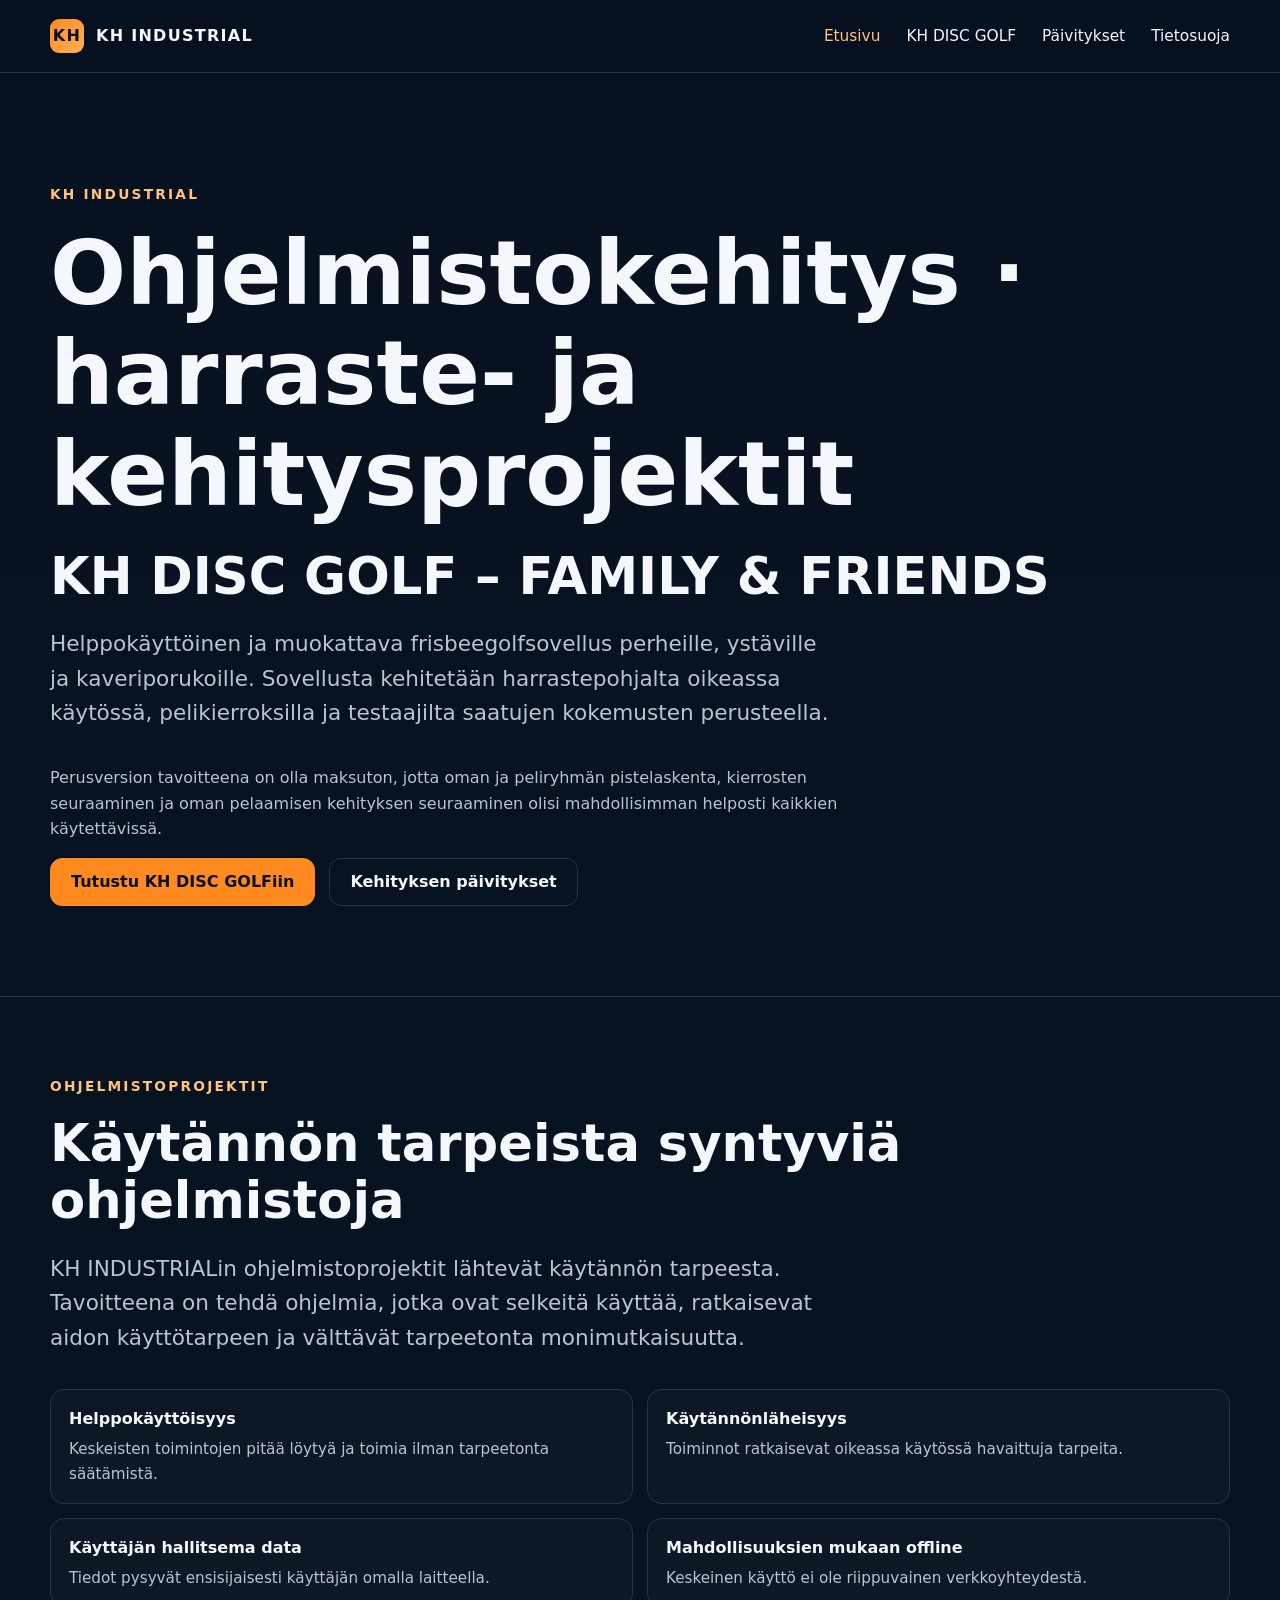
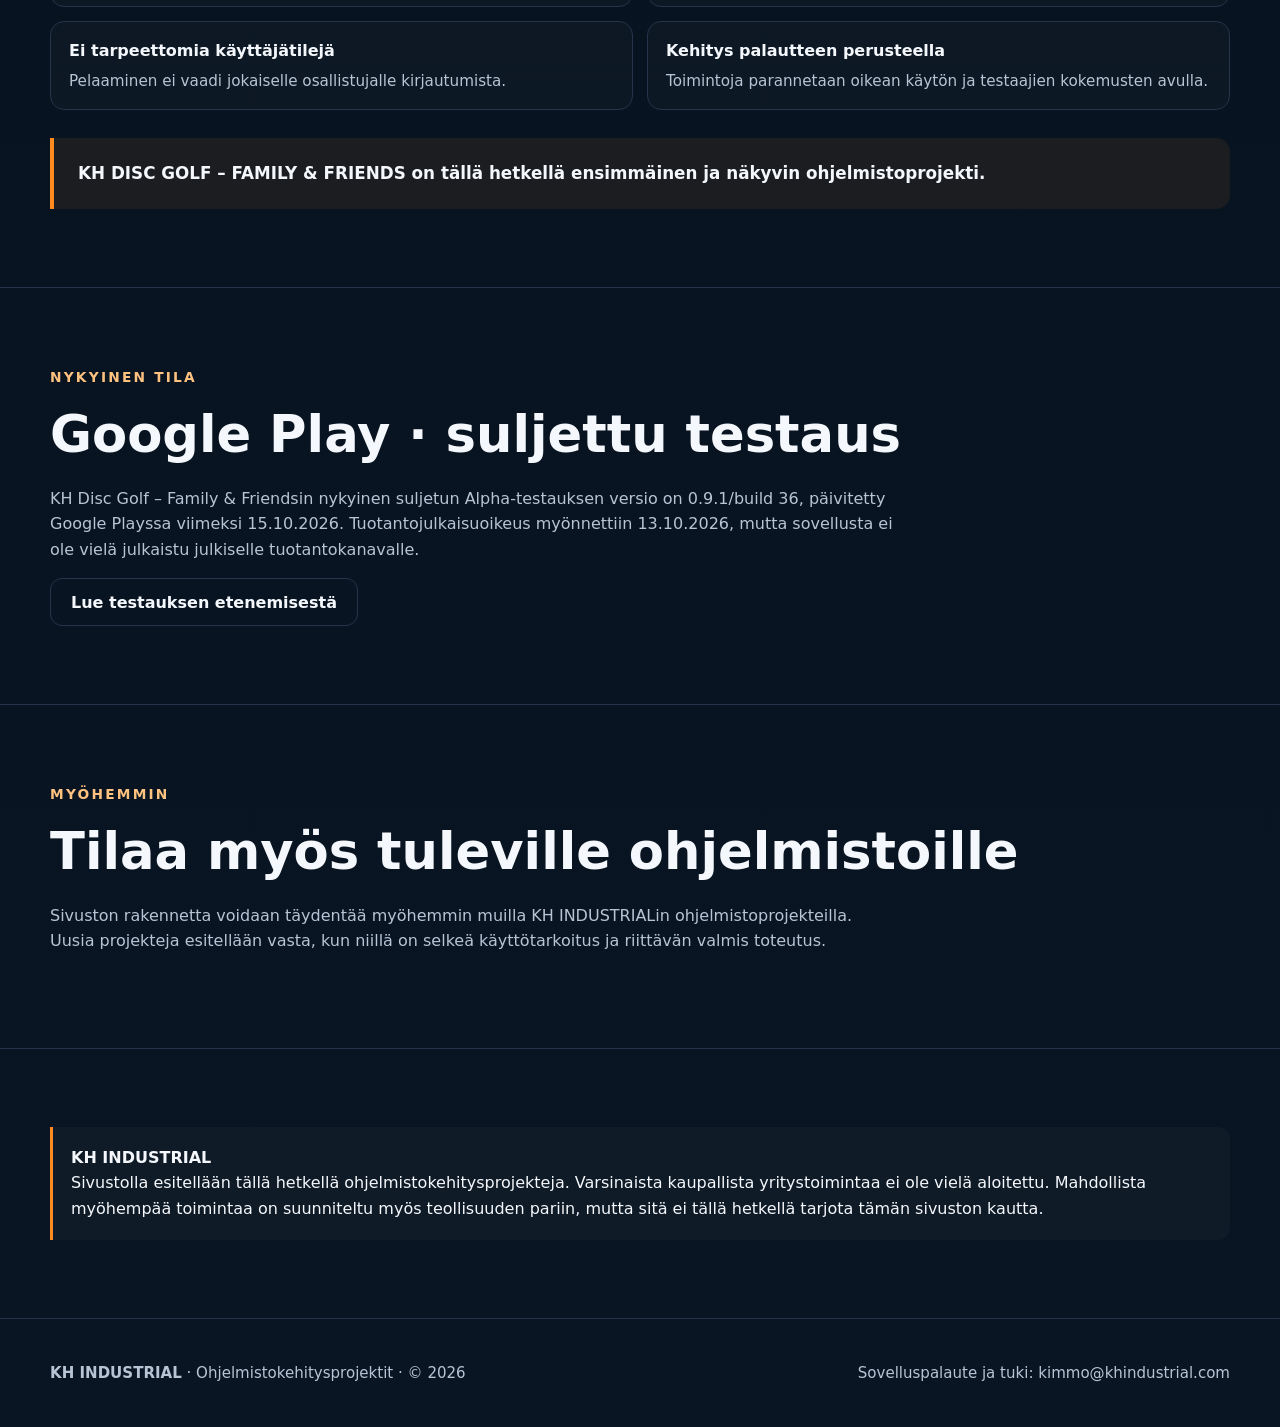
<file: index.html>
<!doctype html>
<html lang="fi">
<head>
  <meta charset="utf-8">
  <meta name="viewport" content="width=device-width,initial-scale=1">
  <title>KH INDUSTRIAL | Ohjelmistokehitysprojektit</title>
  <meta name="description" content="KH INDUSTRIALin alla kehitetään harrastepohjaisia, käytännön tarpeista syntyviä ohjelmistoprojekteja. Tärkein projekti on KH DISC GOLF – FAMILY & FRIENDS.">
  <meta name="theme-color" content="#07111f">
  <link rel="canonical" href="https://khindustrial.com/">
  <link rel="stylesheet" href="/assets/styles.css">
</head>
<body>
<header class="site-header">
  <div class="wrap nav">
    <a class="brand" href="/"><span class="brand-mark">KH</span><span>KH INDUSTRIAL</span></a>
    <button class="menu-button" aria-expanded="false" aria-label="Avaa valikko">Valikko</button>
    <nav class="nav-links" aria-label="Päävalikko">
      <a href="/" aria-current="page">Etusivu</a>
      <a href="/kh-disc-golf/">KH DISC GOLF</a>
      <a href="/kh-disc-golf/updates/">Päivitykset</a>
      <a href="/kh-disc-golf/privacy/">Tietosuoja</a>
    </nav>
  </div>
</header>
<main>
  <section class="hero">
    <div class="wrap">
      <div class="eyebrow">KH INDUSTRIAL</div>
      <h1>Ohjelmistokehitys · harraste- ja kehitysprojektit</h1>
      <h2>KH DISC GOLF – FAMILY &amp; FRIENDS</h2>
      <p class="lead">Helppokäyttöinen ja muokattava frisbeegolfsovellus perheille, ystäville ja kaveriporukoille. Sovellusta kehitetään harrastepohjalta oikeassa käytössä, pelikierroksilla ja testaajilta saatujen kokemusten perusteella.</p>
      <p class="section-copy">Perusversion tavoitteena on olla maksuton, jotta oman ja peliryhmän pistelaskenta, kierrosten seuraaminen ja oman pelaamisen kehityksen seuraaminen olisi mahdollisimman helposti kaikkien käytettävissä.</p>
      <div class="actions">
        <a class="btn btn-primary" href="/kh-disc-golf/">Tutustu KH DISC GOLFiin</a>
        <a class="btn btn-secondary" href="/kh-disc-golf/updates/">Kehityksen päivitykset</a>
      </div>
    </div>
  </section>

  <section class="section">
    <div class="wrap">
      <div class="eyebrow">Ohjelmistoprojektit</div>
      <h2>Käytännön tarpeista syntyviä ohjelmistoja</h2>
      <p class="lead">KH INDUSTRIALin ohjelmistoprojektit lähtevät käytännön tarpeesta. Tavoitteena on tehdä ohjelmia, jotka ovat selkeitä käyttää, ratkaisevat aidon käyttötarpeen ja välttävät tarpeetonta monimutkaisuutta.</p>
      <ul class="feature-list">
        <li><strong>Helppokäyttöisyys</strong><span>Keskeisten toimintojen pitää löytyä ja toimia ilman tarpeetonta säätämistä.</span></li>
        <li><strong>Käytännönläheisyys</strong><span>Toiminnot ratkaisevat oikeassa käytössä havaittuja tarpeita.</span></li>
        <li><strong>Käyttäjän hallitsema data</strong><span>Tiedot pysyvät ensisijaisesti käyttäjän omalla laitteella.</span></li>
        <li><strong>Mahdollisuuksien mukaan offline</strong><span>Keskeinen käyttö ei ole riippuvainen verkkoyhteydestä.</span></li>
        <li><strong>Ei tarpeettomia käyttäjätilejä</strong><span>Pelaaminen ei vaadi jokaiselle osallistujalle kirjautumista.</span></li>
        <li><strong>Kehitys palautteen perusteella</strong><span>Toimintoja parannetaan oikean käytön ja testaajien kokemusten avulla.</span></li>
      </ul>
      <div class="callout"><strong>KH DISC GOLF – FAMILY &amp; FRIENDS on tällä hetkellä ensimmäinen ja näkyvin ohjelmistoprojekti.</strong></div>
    </div>
  </section>

  <section class="section">
    <div class="wrap">
      <div class="eyebrow">Nykyinen tila</div>
      <h2>Google Play · suljettu testaus</h2>
      <p class="section-copy">KH Disc Golf – Family &amp; Friendsin nykyinen suljetun Alpha-testauksen versio on 0.9.1/build 36, päivitetty Google Playssa viimeksi 15.10.2026. Tuotantojulkaisuoikeus myönnettiin 13.10.2026, mutta sovellusta ei ole vielä julkaistu julkiselle tuotantokanavalle.</p>
      <a class="btn btn-secondary" href="/kh-disc-golf/#testing">Lue testauksen etenemisestä</a>
    </div>
  </section>

  <section class="section">
    <div class="wrap">
      <div class="eyebrow">Myöhemmin</div>
      <h2>Tilaa myös tuleville ohjelmistoille</h2>
      <p class="section-copy">Sivuston rakennetta voidaan täydentää myöhemmin muilla KH INDUSTRIALin ohjelmistoprojekteilla. Uusia projekteja esitellään vasta, kun niillä on selkeä käyttötarkoitus ja riittävän valmis toteutus.</p>
    </div>
  </section>

  <section class="section compact-section">
    <div class="wrap">
      <div class="note"><strong>KH INDUSTRIAL</strong><br>Sivustolla esitellään tällä hetkellä ohjelmistokehitysprojekteja. Varsinaista kaupallista yritystoimintaa ei ole vielä aloitettu. Mahdollista myöhempää toimintaa on suunniteltu myös teollisuuden pariin, mutta sitä ei tällä hetkellä tarjota tämän sivuston kautta.</div>
    </div>
  </section>
</main>
<footer class="site-footer">
  <div class="wrap footer-grid">
    <div><strong>KH INDUSTRIAL</strong> · Ohjelmistokehitysprojektit · © <span data-year>2026</span></div>
    <div>Sovelluspalaute ja tuki: <a href="mailto:kimmo@khindustrial.com">kimmo@khindustrial.com</a></div>
  </div>
</footer>
<script src="/assets/app.js"></script>
</body>
</html>
</file>
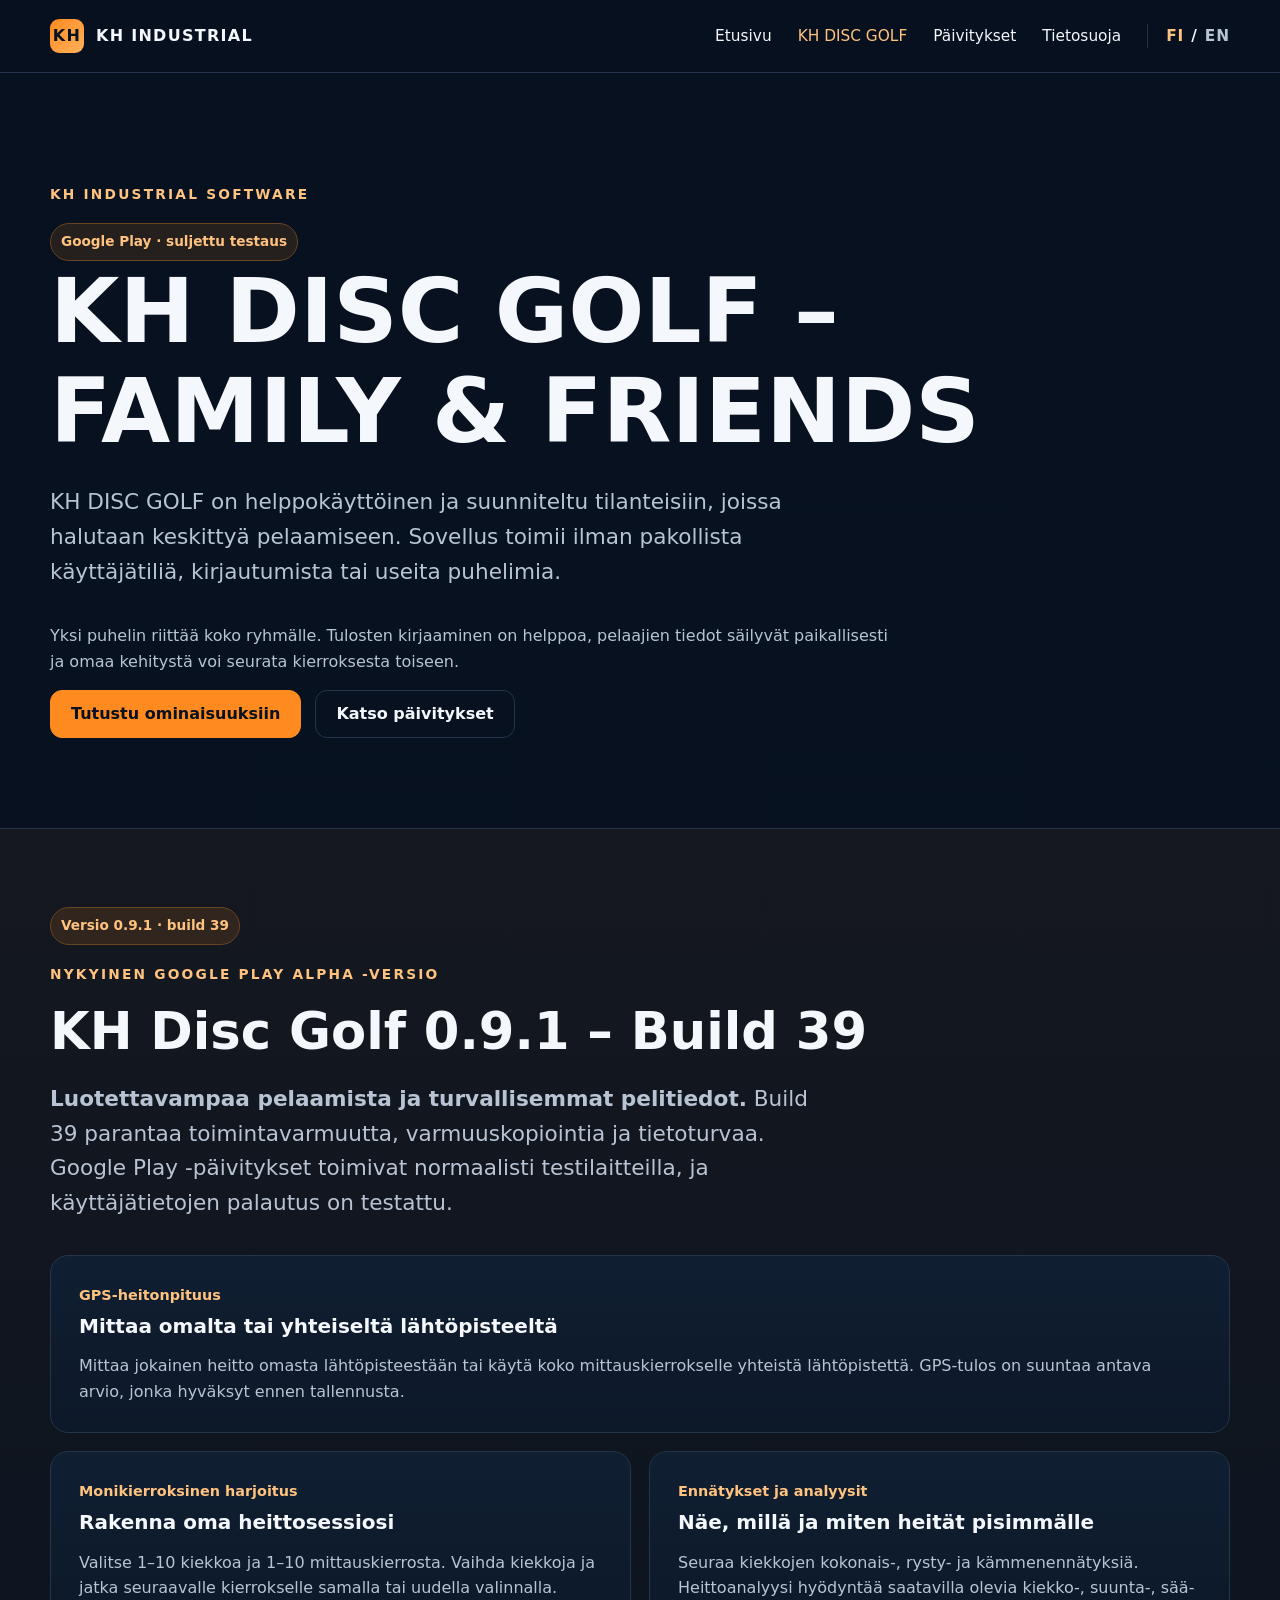
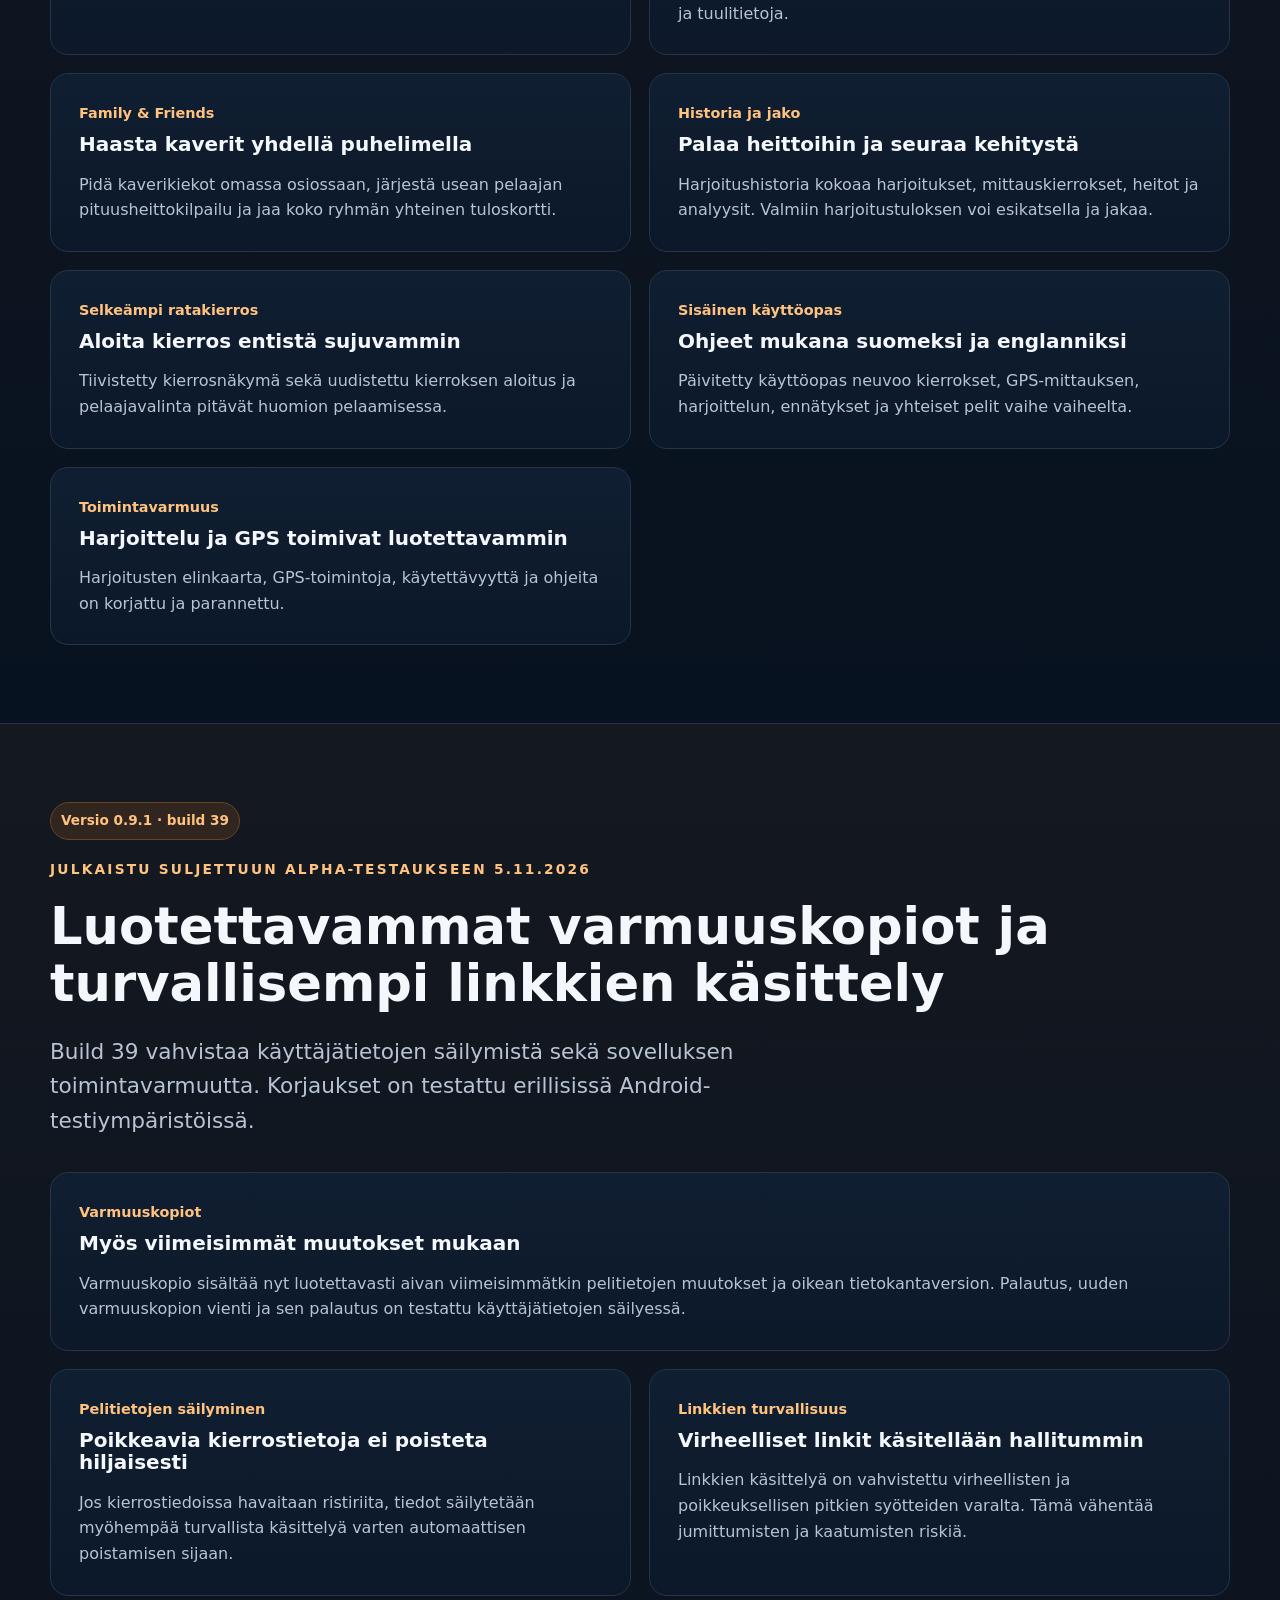
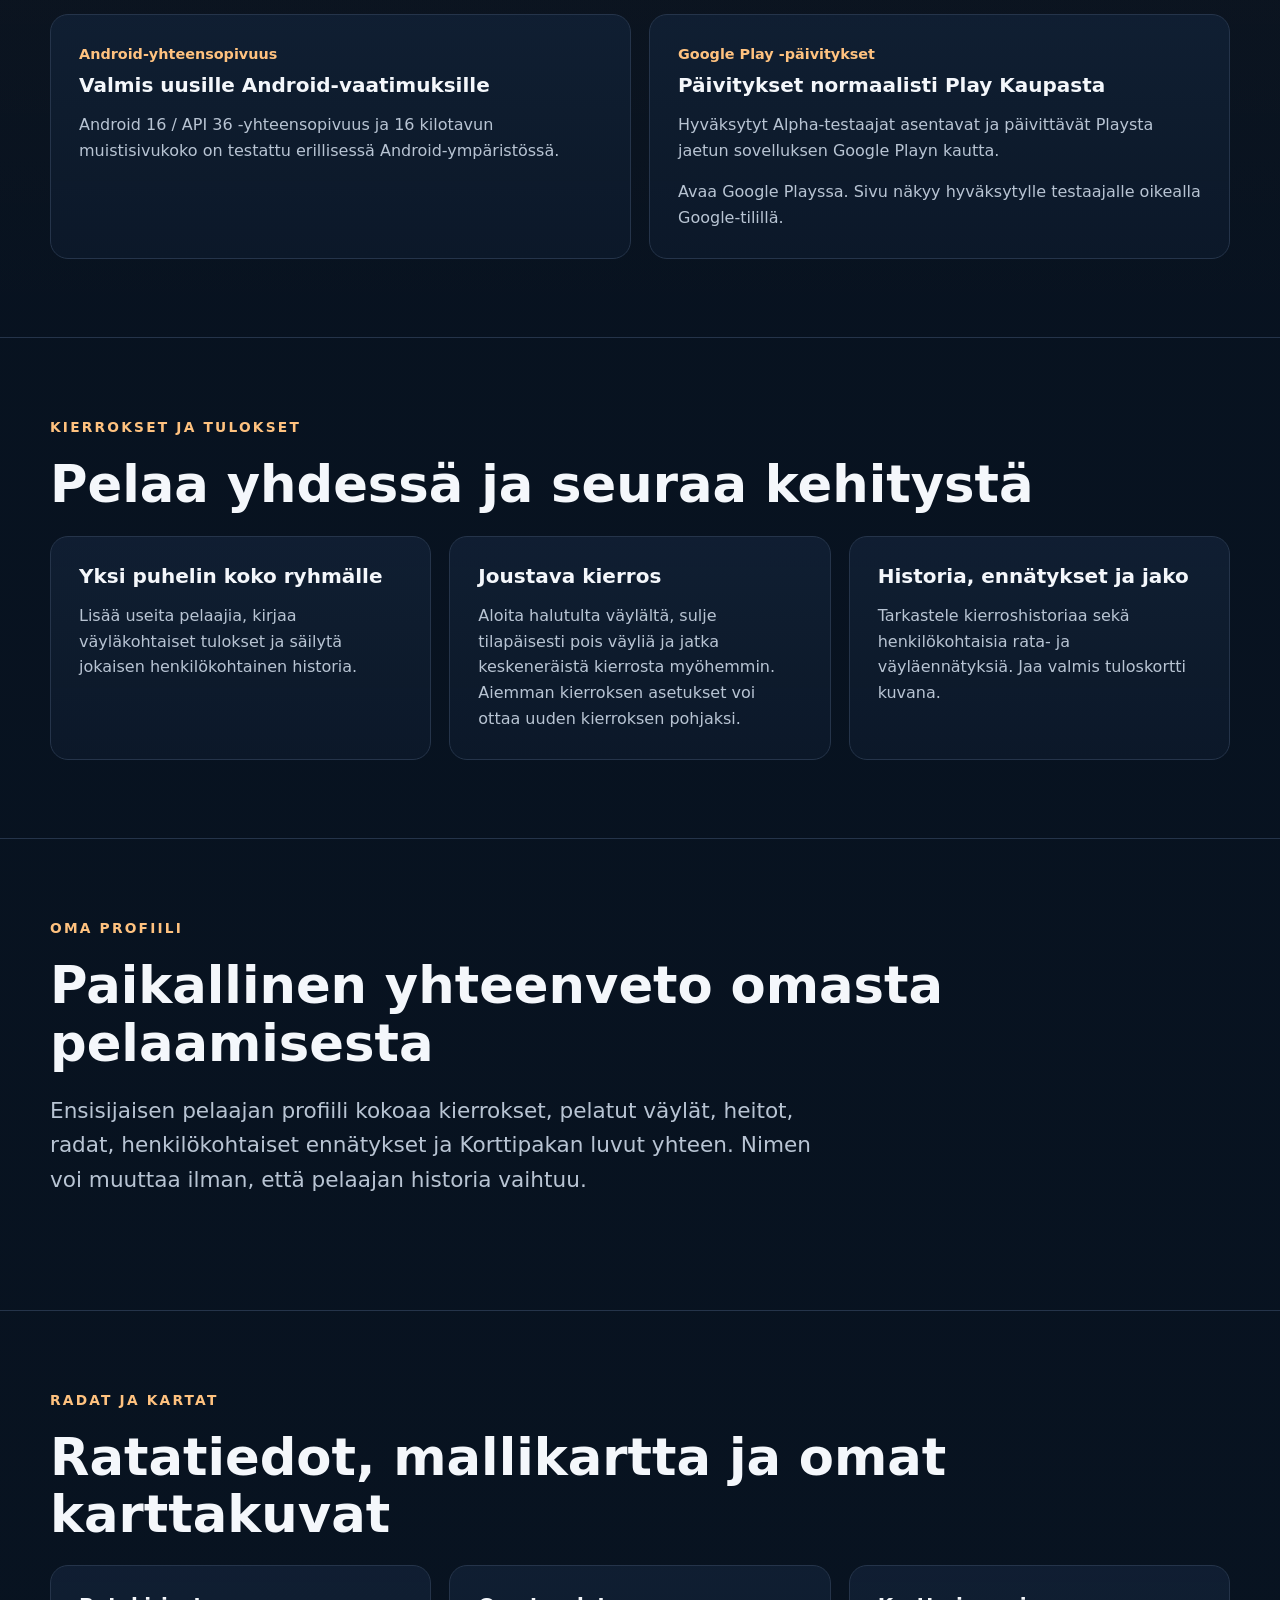
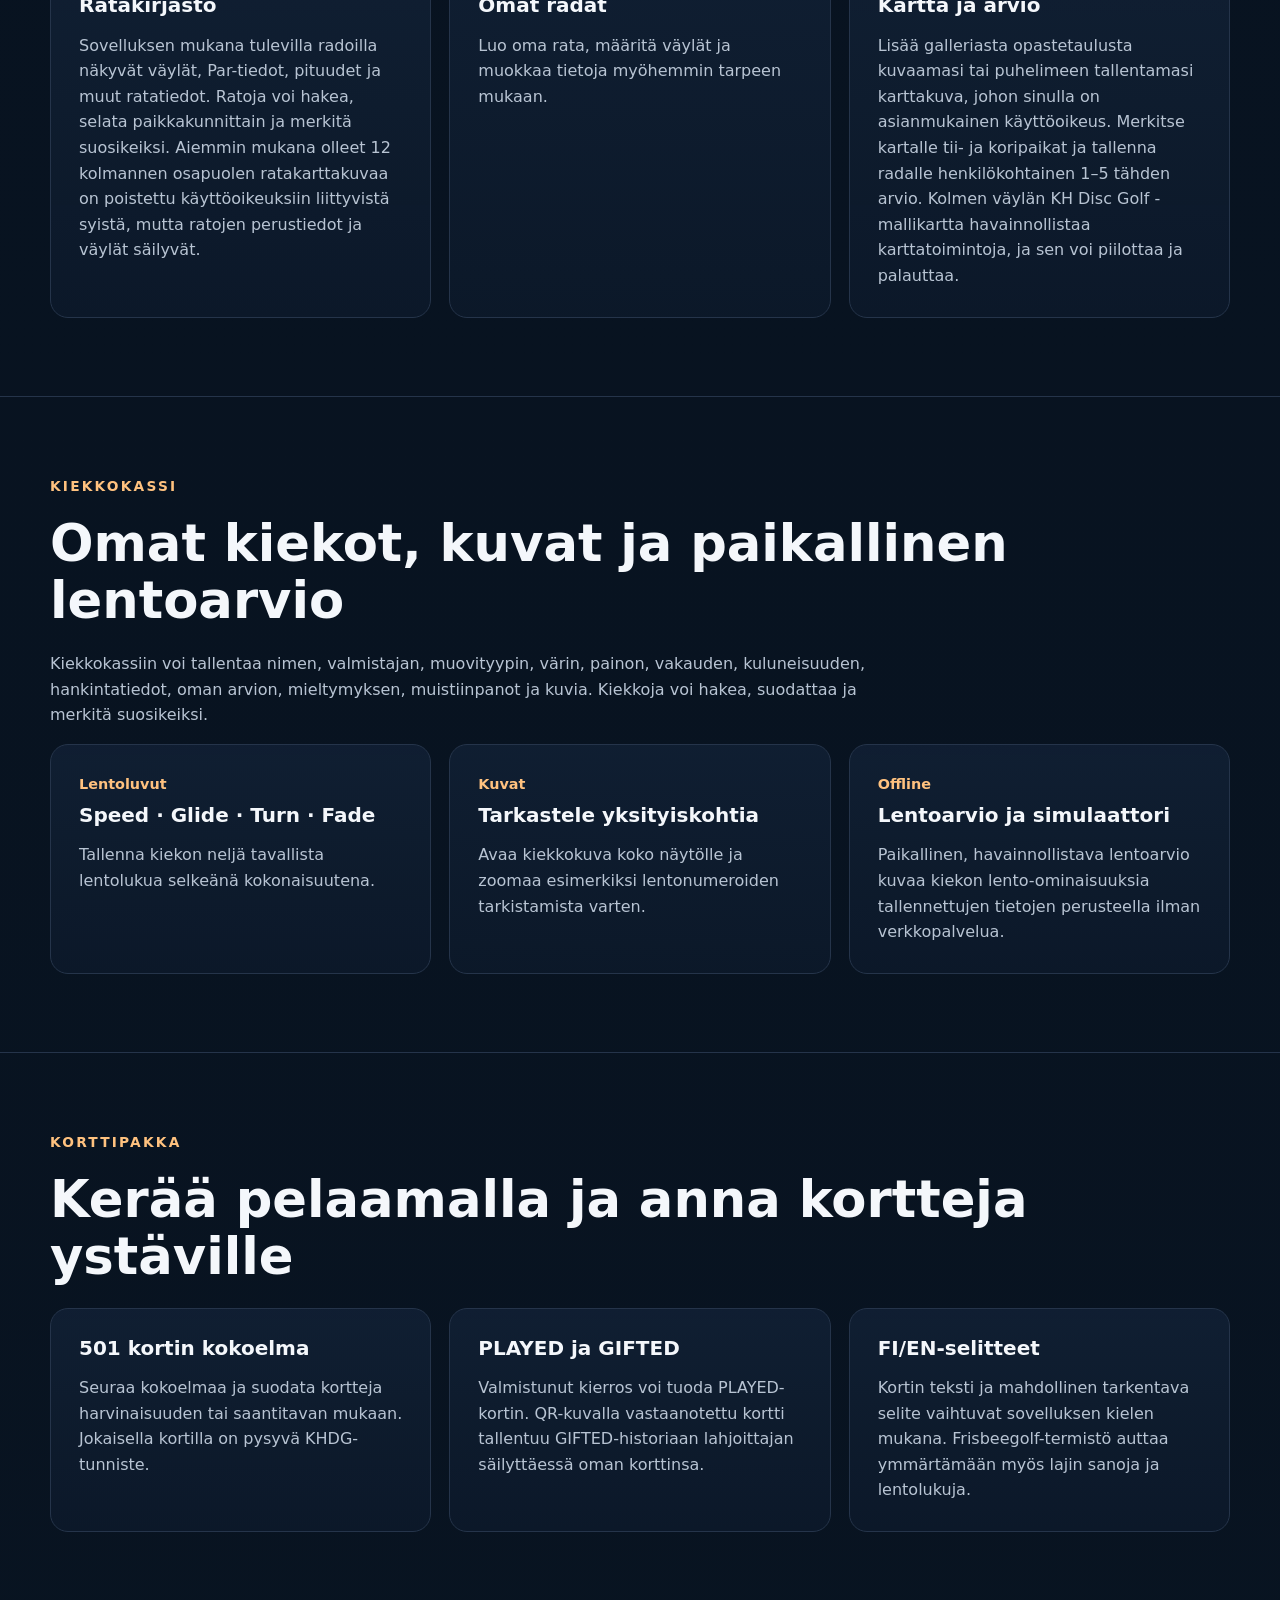
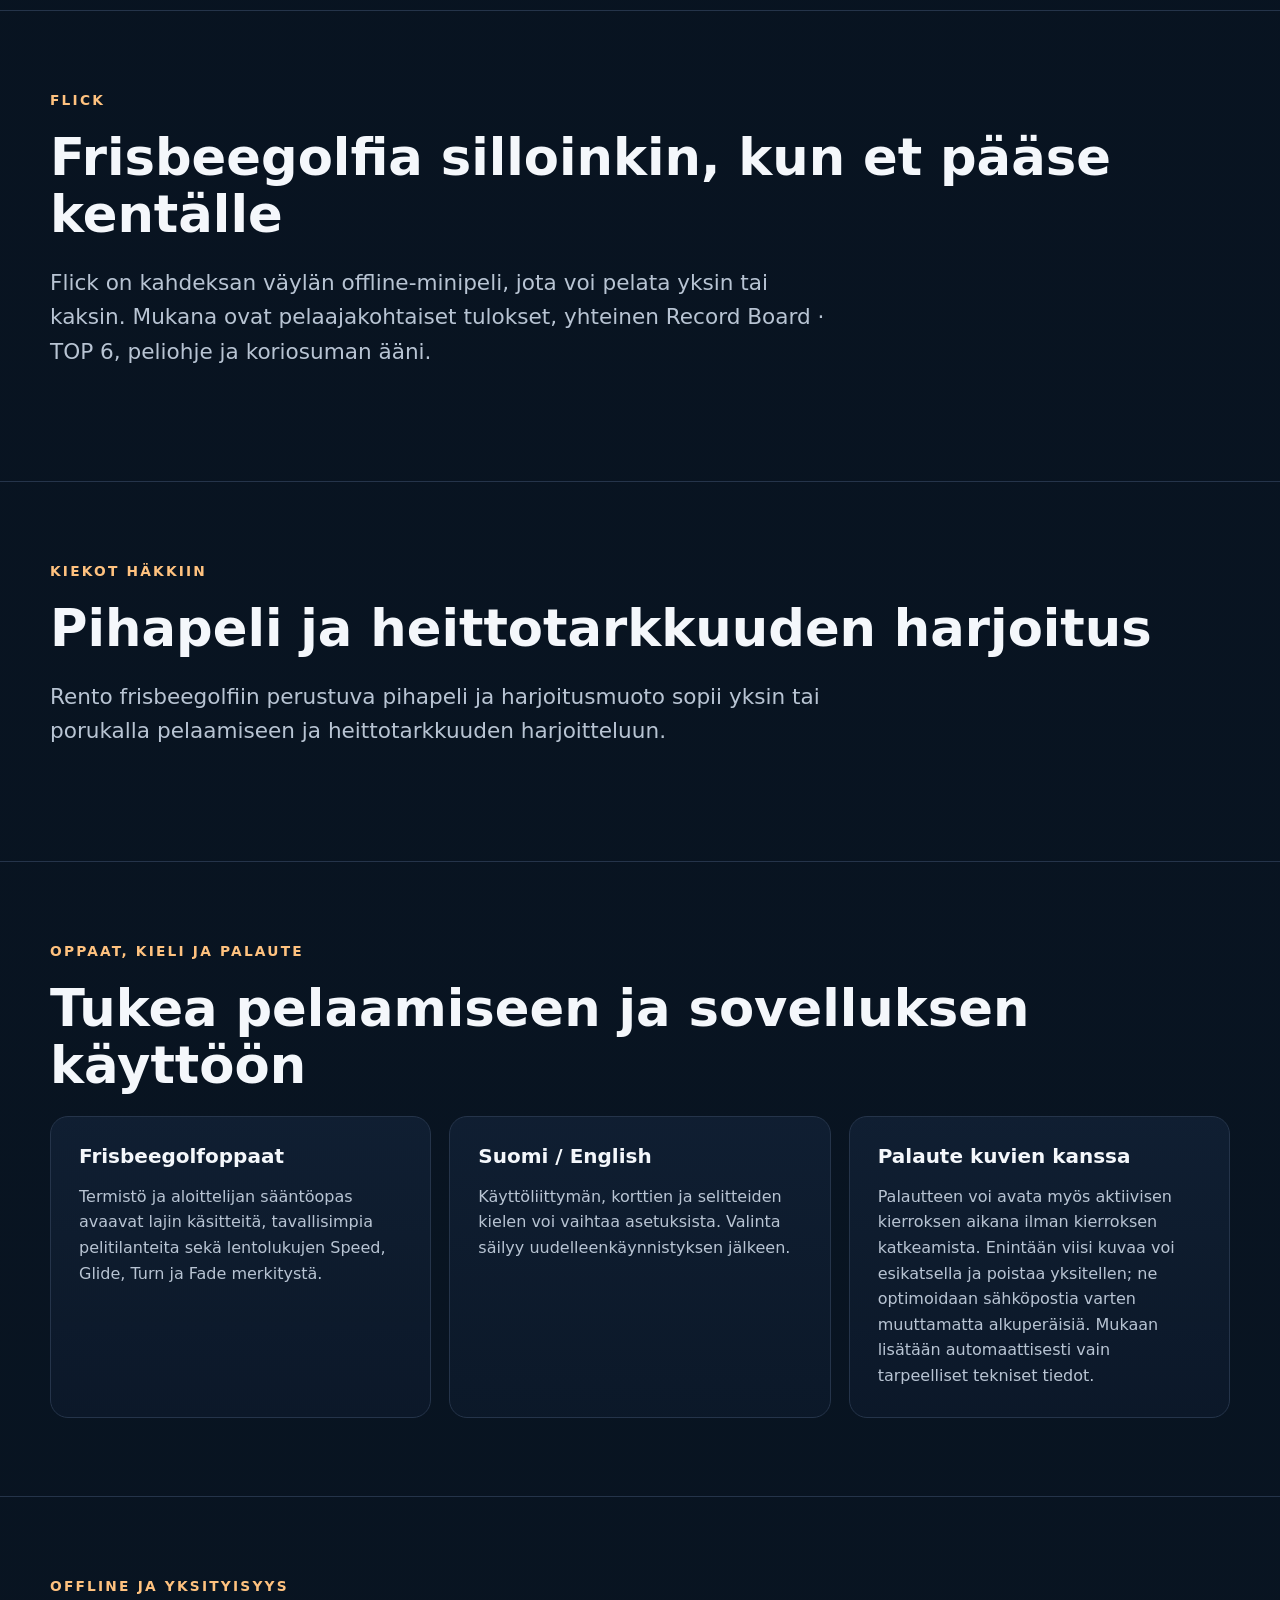
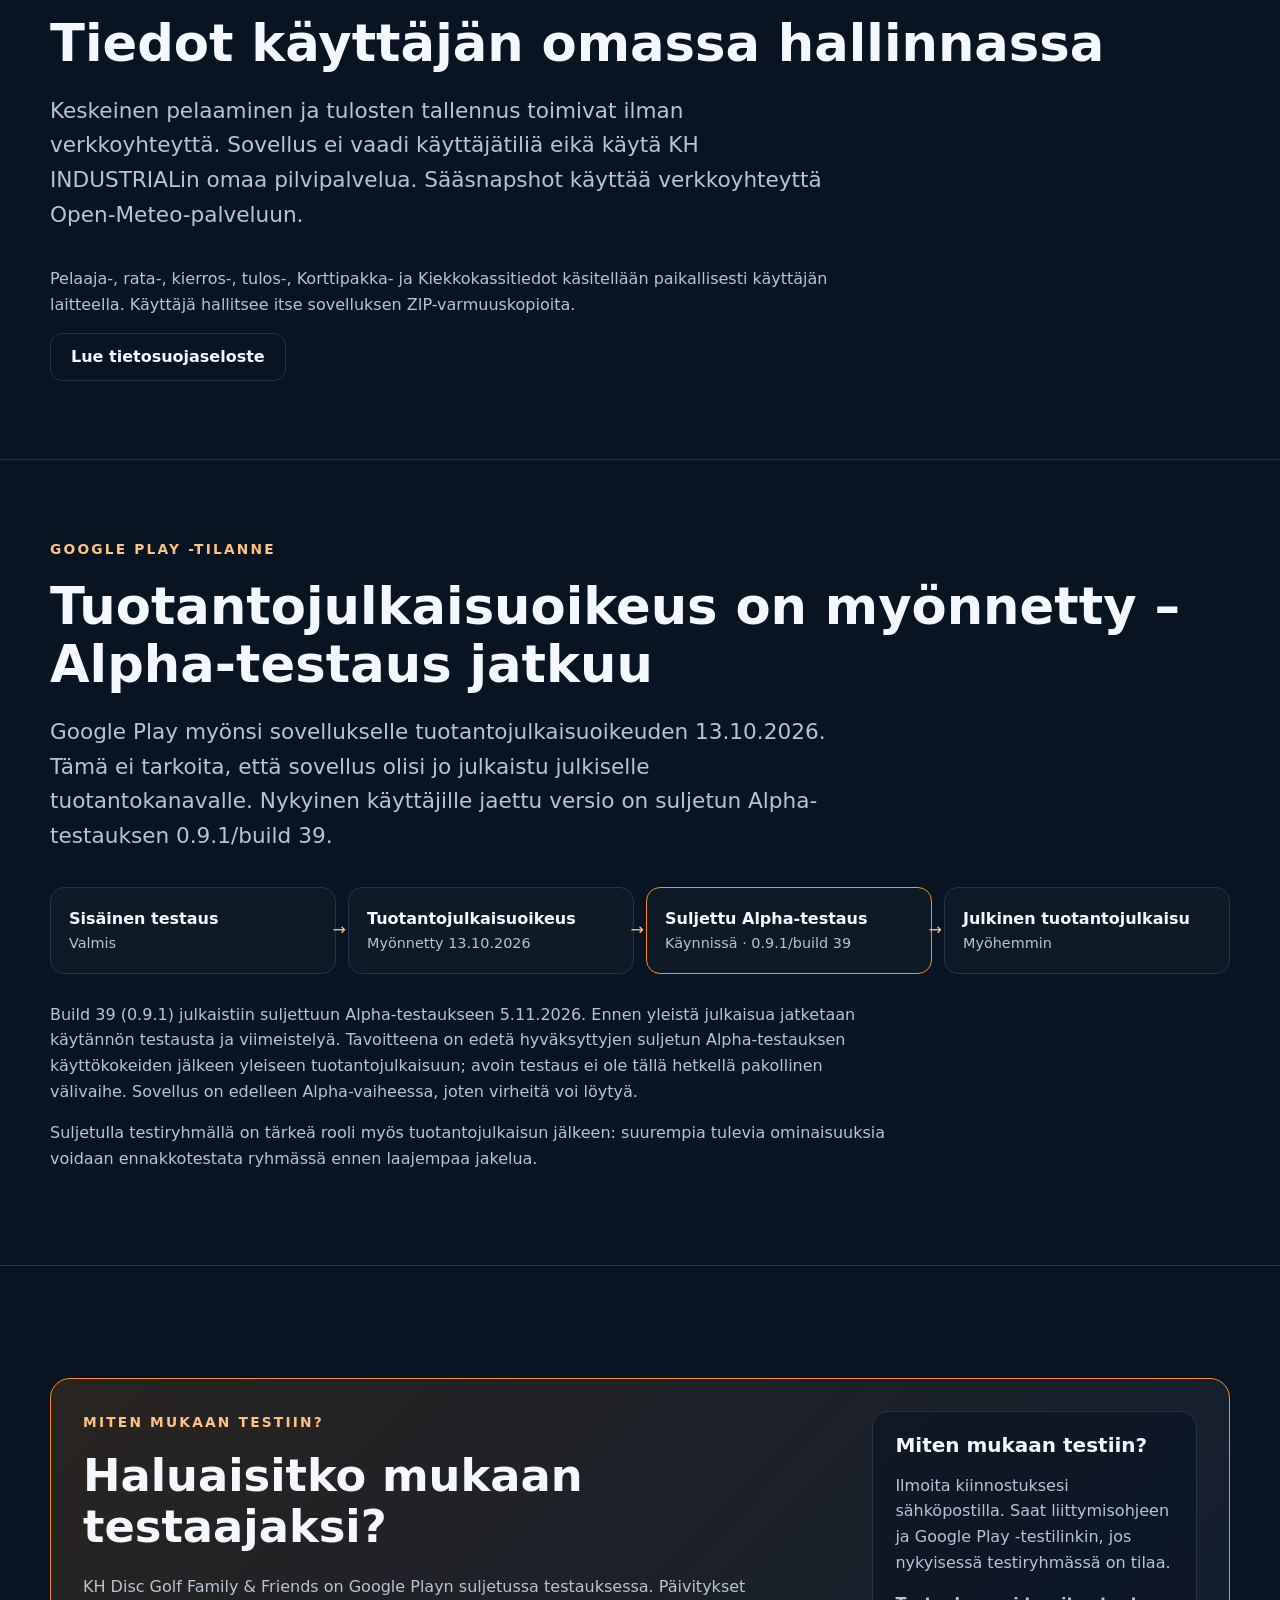
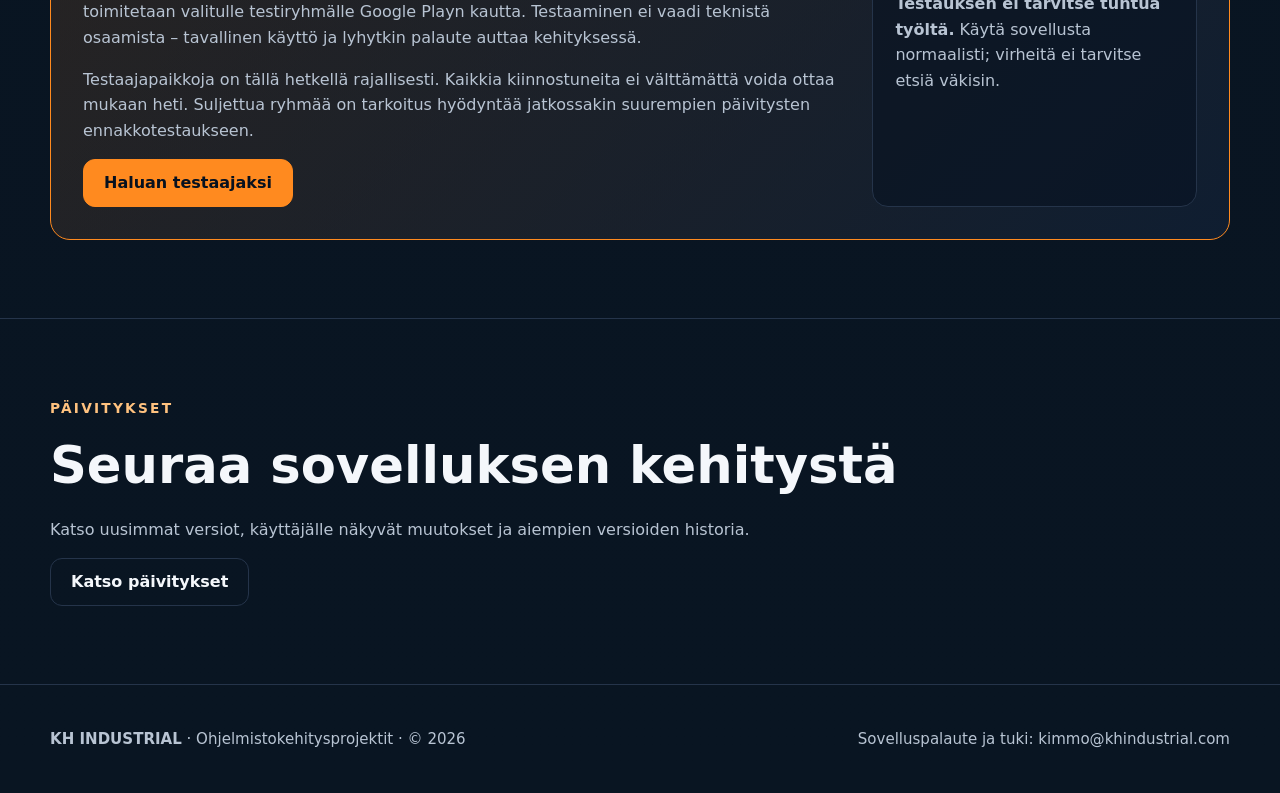
<file: kh-disc-golf/index.html>
<!doctype html>
<html lang="fi">
<head>
  <meta charset="utf-8">
  <meta name="viewport" content="width=device-width,initial-scale=1">
  <title>KH DISC GOLF – FAMILY &amp; FRIENDS | KH INDUSTRIAL</title>
  <meta name="description" content="KH Disc Golf – Family &amp; Friends 0.9.1 – GPS-heitonpituus, monikierroksinen harjoittelu, historia, analyysit ja ennätykset ilman pakollista käyttäjätiliä.">
  <meta name="theme-color" content="#07111f">
  <meta property="og:type" content="website">
  <meta property="og:title" content="KH DISC GOLF – FAMILY &amp; FRIENDS | KH INDUSTRIAL">
  <meta property="og:description" content="Frisbeegolfia perheelle, ystäville ja kaveriporukoille yhdellä puhelimella.">
  <meta property="og:url" content="https://khindustrial.com/kh-disc-golf/">
  <link rel="canonical" href="https://khindustrial.com/kh-disc-golf/">
  <link rel="alternate" hreflang="fi" href="https://khindustrial.com/kh-disc-golf/">
  <link rel="alternate" hreflang="en" href="https://khindustrial.com/en/kh-disc-golf/">
  <link rel="alternate" hreflang="x-default" href="https://khindustrial.com/kh-disc-golf/">
  <link rel="stylesheet" href="/assets/styles.css">
</head>
<body>
<header class="site-header">
  <div class="wrap nav">
    <a class="brand" href="/"><span class="brand-mark">KH</span><span>KH INDUSTRIAL</span></a>
    <button class="menu-button" aria-expanded="false" aria-label="Avaa valikko">Valikko</button>
    <nav class="nav-links" aria-label="Päävalikko">
      <a href="/">Etusivu</a>
      <a href="/kh-disc-golf/" aria-current="page">KH DISC GOLF</a>
      <a href="/kh-disc-golf/updates/">Päivitykset</a>
      <a href="/kh-disc-golf/privacy/">Tietosuoja</a>
      <span class="language-switcher" aria-label="Kielivalinta"><a href="/kh-disc-golf/" lang="fi" aria-current="page">FI</a><span aria-hidden="true">/</span><a href="/en/kh-disc-golf/" lang="en" hreflang="en">EN</a></span>
    </nav>
  </div>
</header>
<main>
  <section class="hero">
    <div class="wrap">
      <div class="eyebrow">KH INDUSTRIAL SOFTWARE</div>
      <span class="status">Google Play · suljettu testaus</span>
      <h1>KH DISC GOLF – FAMILY &amp; FRIENDS</h1>
      <p class="lead">KH DISC GOLF on helppokäyttöinen ja suunniteltu tilanteisiin, joissa halutaan keskittyä pelaamiseen. Sovellus toimii ilman pakollista käyttäjätiliä, kirjautumista tai useita puhelimia.</p>
      <p class="section-copy">Yksi puhelin riittää koko ryhmälle. Tulosten kirjaaminen on helppoa, pelaajien tiedot säilyvät paikallisesti ja omaa kehitystä voi seurata kierroksesta toiseen.</p>
      <div class="actions"><a class="btn btn-primary" href="#features">Tutustu ominaisuuksiin</a><a class="btn btn-secondary" href="/kh-disc-golf/updates/">Katso päivitykset</a></div>
    </div>
  </section>

  <section class="section upcoming-release" id="latest-version">
    <div class="wrap">
      <span class="status">Versio 0.9.1 · build 39</span>
      <div class="eyebrow">Nykyinen Google Play Alpha -versio</div>
      <h2>KH Disc Golf 0.9.1 – Build 39</h2>
      <p class="lead"><strong>Luotettavampaa pelaamista ja turvallisemmat pelitiedot.</strong> Build 39 parantaa toimintavarmuutta, varmuuskopiointia ja tietoturvaa. Google Play -päivitykset toimivat normaalisti testilaitteilla, ja käyttäjätietojen palautus on testattu.</p>
      <div class="upcoming-grid">
        <article class="card upcoming-card featured"><div class="kicker">GPS-heitonpituus</div><h3>Mittaa omalta tai yhteiseltä lähtöpisteeltä</h3><p>Mittaa jokainen heitto omasta lähtöpisteestään tai käytä koko mittauskierrokselle yhteistä lähtöpistettä. GPS-tulos on suuntaa antava arvio, jonka hyväksyt ennen tallennusta.</p></article>
        <article class="card upcoming-card"><div class="kicker">Monikierroksinen harjoitus</div><h3>Rakenna oma heittosessiosi</h3><p>Valitse 1–10 kiekkoa ja 1–10 mittauskierrosta. Vaihda kiekkoja ja jatka seuraavalle kierrokselle samalla tai uudella valinnalla.</p></article>
        <article class="card upcoming-card"><div class="kicker">Ennätykset ja analyysit</div><h3>Näe, millä ja miten heität pisimmälle</h3><p>Seuraa kiekkojen kokonais-, rysty- ja kämmenennätyksiä. Heittoanalyysi hyödyntää saatavilla olevia kiekko-, suunta-, sää- ja tuulitietoja.</p></article>
        <article class="card upcoming-card"><div class="kicker">Family &amp; Friends</div><h3>Haasta kaverit yhdellä puhelimella</h3><p>Pidä kaverikiekot omassa osiossaan, järjestä usean pelaajan pituusheittokilpailu ja jaa koko ryhmän yhteinen tuloskortti.</p></article>
        <article class="card upcoming-card"><div class="kicker">Historia ja jako</div><h3>Palaa heittoihin ja seuraa kehitystä</h3><p>Harjoitushistoria kokoaa harjoitukset, mittauskierrokset, heitot ja analyysit. Valmiin harjoitustuloksen voi esikatsella ja jakaa.</p></article>
        <article class="card upcoming-card"><div class="kicker">Selkeämpi ratakierros</div><h3>Aloita kierros entistä sujuvammin</h3><p>Tiivistetty kierrosnäkymä sekä uudistettu kierroksen aloitus ja pelaajavalinta pitävät huomion pelaamisessa.</p></article>
        <article class="card upcoming-card"><div class="kicker">Sisäinen käyttöopas</div><h3>Ohjeet mukana suomeksi ja englanniksi</h3><p>Päivitetty käyttöopas neuvoo kierrokset, GPS-mittauksen, harjoittelun, ennätykset ja yhteiset pelit vaihe vaiheelta.</p></article>
        <article class="card upcoming-card"><div class="kicker">Toimintavarmuus</div><h3>Harjoittelu ja GPS toimivat luotettavammin</h3><p>Harjoitusten elinkaarta, GPS-toimintoja, käytettävyyttä ja ohjeita on korjattu ja parannettu.</p></article>
      </div>
    </div>
  </section>

  <section class="section upcoming-release" id="in-testing">
    <div class="wrap">
      <span class="status">Versio 0.9.1 · build 39</span>
      <div class="eyebrow">Julkaistu suljettuun Alpha-testaukseen 5.11.2026</div>
      <h2>Luotettavammat varmuuskopiot ja turvallisempi linkkien käsittely</h2>
      <p class="lead">Build 39 vahvistaa käyttäjätietojen säilymistä sekä sovelluksen toimintavarmuutta. Korjaukset on testattu erillisissä Android-testiympäristöissä.</p>
      <div class="upcoming-grid">
        <article class="card upcoming-card featured"><div class="kicker">Varmuuskopiot</div><h3>Myös viimeisimmät muutokset mukaan</h3><p>Varmuuskopio sisältää nyt luotettavasti aivan viimeisimmätkin pelitietojen muutokset ja oikean tietokantaversion. Palautus, uuden varmuuskopion vienti ja sen palautus on testattu käyttäjätietojen säilyessä.</p></article>
        <article class="card upcoming-card"><div class="kicker">Pelitietojen säilyminen</div><h3>Poikkeavia kierrostietoja ei poisteta hiljaisesti</h3><p>Jos kierrostiedoissa havaitaan ristiriita, tiedot säilytetään myöhempää turvallista käsittelyä varten automaattisen poistamisen sijaan.</p></article>
        <article class="card upcoming-card"><div class="kicker">Linkkien turvallisuus</div><h3>Virheelliset linkit käsitellään hallitummin</h3><p>Linkkien käsittelyä on vahvistettu virheellisten ja poikkeuksellisen pitkien syötteiden varalta. Tämä vähentää jumittumisten ja kaatumisten riskiä.</p></article>
        <article class="card upcoming-card"><div class="kicker">Android-yhteensopivuus</div><h3>Valmis uusille Android-vaatimuksille</h3><p>Android 16 / API 36 -yhteensopivuus ja 16 kilotavun muistisivukoko on testattu erillisessä Android-ympäristössä.</p></article>
        <article class="card upcoming-card"><div class="kicker">Google Play -päivitykset</div><h3>Päivitykset normaalisti Play Kaupasta</h3><p>Hyväksytyt Alpha-testaajat asentavat ja päivittävät Playsta jaetun sovelluksen Google Playn kautta.</p><p><a href="https://play.google.com/store/apps/details?id=com.khindustrial.discgolf.familyfriends">Avaa Google Playssa</a>. Sivu näkyy hyväksytylle testaajalle oikealla Google-tilillä.</p></article>
      </div>
    </div>
  </section>

  <section class="section" id="features">
    <div class="wrap">
      <div class="eyebrow">Kierrokset ja tulokset</div>
      <h2>Pelaa yhdessä ja seuraa kehitystä</h2>
      <div class="grid">
        <article class="card"><h3>Yksi puhelin koko ryhmälle</h3><p>Lisää useita pelaajia, kirjaa väyläkohtaiset tulokset ja säilytä jokaisen henkilökohtainen historia.</p></article>
        <article class="card"><h3>Joustava kierros</h3><p>Aloita halutulta väylältä, sulje tilapäisesti pois väyliä ja jatka keskeneräistä kierrosta myöhemmin. Aiemman kierroksen asetukset voi ottaa uuden kierroksen pohjaksi.</p></article>
        <article class="card"><h3>Historia, ennätykset ja jako</h3><p>Tarkastele kierroshistoriaa sekä henkilökohtaisia rata- ja väyläennätyksiä. Jaa valmis tuloskortti kuvana.</p></article>
      </div>
    </div>
  </section>

  <section class="section"><div class="wrap">
    <div class="eyebrow">Oma profiili</div><h2>Paikallinen yhteenveto omasta pelaamisesta</h2>
    <p class="lead">Ensisijaisen pelaajan profiili kokoaa kierrokset, pelatut väylät, heitot, radat, henkilökohtaiset ennätykset ja Korttipakan luvut yhteen. Nimen voi muuttaa ilman, että pelaajan historia vaihtuu.</p>
  </div></section>

  <section class="section"><div class="wrap">
    <div class="eyebrow">Radat ja kartat</div><h2>Ratatiedot, mallikartta ja omat karttakuvat</h2>
    <div class="grid">
      <article class="card"><h3>Ratakirjasto</h3><p>Sovelluksen mukana tulevilla radoilla näkyvät väylät, Par-tiedot, pituudet ja muut ratatiedot. Ratoja voi hakea, selata paikkakunnittain ja merkitä suosikeiksi. Aiemmin mukana olleet 12 kolmannen osapuolen ratakarttakuvaa on poistettu käyttöoikeuksiin liittyvistä syistä, mutta ratojen perustiedot ja väylät säilyvät.</p></article>
      <article class="card"><h3>Omat radat</h3><p>Luo oma rata, määritä väylät ja muokkaa tietoja myöhemmin tarpeen mukaan.</p></article>
      <article class="card"><h3>Kartta ja arvio</h3><p>Lisää galleriasta opastetaulusta kuvaamasi tai puhelimeen tallentamasi karttakuva, johon sinulla on asianmukainen käyttöoikeus. Merkitse kartalle tii- ja koripaikat ja tallenna radalle henkilökohtainen 1–5 tähden arvio. Kolmen väylän KH Disc Golf -mallikartta havainnollistaa karttatoimintoja, ja sen voi piilottaa ja palauttaa.</p></article>
    </div>
  </div></section>

  <section class="section"><div class="wrap">
    <div class="eyebrow">Kiekkokassi</div><h2>Omat kiekot, kuvat ja paikallinen lentoarvio</h2>
    <p class="section-copy">Kiekkokassiin voi tallentaa nimen, valmistajan, muovityypin, värin, painon, vakauden, kuluneisuuden, hankintatiedot, oman arvion, mieltymyksen, muistiinpanot ja kuvia. Kiekkoja voi hakea, suodattaa ja merkitä suosikeiksi.</p>
    <div class="grid">
      <article class="card"><div class="kicker">Lentoluvut</div><h3>Speed · Glide · Turn · Fade</h3><p>Tallenna kiekon neljä tavallista lentolukua selkeänä kokonaisuutena.</p></article>
      <article class="card"><div class="kicker">Kuvat</div><h3>Tarkastele yksityiskohtia</h3><p>Avaa kiekkokuva koko näytölle ja zoomaa esimerkiksi lentonumeroiden tarkistamista varten.</p></article>
      <article class="card"><div class="kicker">Offline</div><h3>Lentoarvio ja simulaattori</h3><p>Paikallinen, havainnollistava lentoarvio kuvaa kiekon lento-ominaisuuksia tallennettujen tietojen perusteella ilman verkkopalvelua.</p></article>
    </div>
  </div></section>

  <section class="section"><div class="wrap">
    <div class="eyebrow">Korttipakka</div><h2>Kerää pelaamalla ja anna kortteja ystäville</h2>
    <div class="grid">
      <article class="card"><h3>501 kortin kokoelma</h3><p>Seuraa kokoelmaa ja suodata kortteja harvinaisuuden tai saantitavan mukaan. Jokaisella kortilla on pysyvä KHDG-tunniste.</p></article>
      <article class="card"><h3>PLAYED ja GIFTED</h3><p>Valmistunut kierros voi tuoda PLAYED-kortin. QR-kuvalla vastaanotettu kortti tallentuu GIFTED-historiaan lahjoittajan säilyttäessä oman korttinsa.</p></article>
      <article class="card"><h3>FI/EN-selitteet</h3><p>Kortin teksti ja mahdollinen tarkentava selite vaihtuvat sovelluksen kielen mukana. Frisbeegolf-termistö auttaa ymmärtämään myös lajin sanoja ja lentolukuja.</p></article>
    </div>
  </div></section>

  <section class="section"><div class="wrap">
    <div class="eyebrow">Flick</div><h2>Frisbeegolfia silloinkin, kun et pääse kentälle</h2>
    <p class="lead">Flick on kahdeksan väylän offline-minipeli, jota voi pelata yksin tai kaksin. Mukana ovat pelaajakohtaiset tulokset, yhteinen Record Board · TOP 6, peliohje ja koriosuman ääni.</p>
  </div></section>

  <section class="section"><div class="wrap">
    <div class="eyebrow">Kiekot häkkiin</div><h2>Pihapeli ja heittotarkkuuden harjoitus</h2>
    <p class="lead">Rento frisbeegolfiin perustuva pihapeli ja harjoitusmuoto sopii yksin tai porukalla pelaamiseen ja heittotarkkuuden harjoitteluun.</p>
  </div></section>

  <section class="section"><div class="wrap">
    <div class="eyebrow">Oppaat, kieli ja palaute</div><h2>Tukea pelaamiseen ja sovelluksen käyttöön</h2>
    <div class="grid">
      <article class="card"><h3>Frisbeegolfoppaat</h3><p>Termistö ja aloittelijan sääntöopas avaavat lajin käsitteitä, tavallisimpia pelitilanteita sekä lentolukujen Speed, Glide, Turn ja Fade merkitystä.</p></article>
      <article class="card"><h3>Suomi / English</h3><p>Käyttöliittymän, korttien ja selitteiden kielen voi vaihtaa asetuksista. Valinta säilyy uudelleenkäynnistyksen jälkeen.</p></article>
      <article class="card"><h3>Palaute kuvien kanssa</h3><p>Palautteen voi avata myös aktiivisen kierroksen aikana ilman kierroksen katkeamista. Enintään viisi kuvaa voi esikatsella ja poistaa yksitellen; ne optimoidaan sähköpostia varten muuttamatta alkuperäisiä. Mukaan lisätään automaattisesti vain tarpeelliset tekniset tiedot.</p></article>
    </div>
  </div></section>

  <section class="section"><div class="wrap">
    <div class="eyebrow">Offline ja yksityisyys</div><h2>Tiedot käyttäjän omassa hallinnassa</h2>
    <p class="lead">Keskeinen pelaaminen ja tulosten tallennus toimivat ilman verkkoyhteyttä. Sovellus ei vaadi käyttäjätiliä eikä käytä KH INDUSTRIALin omaa pilvipalvelua. Sääsnapshot käyttää verkkoyhteyttä Open-Meteo-palveluun.</p>
    <p class="section-copy">Pelaaja-, rata-, kierros-, tulos-, Korttipakka- ja Kiekkokassitiedot käsitellään paikallisesti käyttäjän laitteella. Käyttäjä hallitsee itse sovelluksen ZIP-varmuuskopioita.</p>
    <a class="btn btn-secondary" href="/kh-disc-golf/privacy/">Lue tietosuojaseloste</a>
  </div></section>

  <section class="section" id="testing"><div class="wrap">
    <div class="eyebrow">Google Play -tilanne</div><h2>Tuotantojulkaisuoikeus on myönnetty – Alpha-testaus jatkuu</h2>
    <p class="lead">Google Play myönsi sovellukselle tuotantojulkaisuoikeuden 13.10.2026. Tämä ei tarkoita, että sovellus olisi jo julkaistu julkiselle tuotantokanavalle. Nykyinen käyttäjille jaettu versio on suljetun Alpha-testauksen 0.9.1/build 39.</p>
    <ol class="progress-list" aria-label="Julkaisun eteneminen">
      <li><strong>Sisäinen testaus</strong><span>Valmis</span></li>
      <li><strong>Tuotantojulkaisuoikeus</strong><span>Myönnetty 13.10.2026</span></li>
      <li class="active"><strong>Suljettu Alpha-testaus</strong><span>Käynnissä · 0.9.1/build 39</span></li>
      <li><strong>Julkinen tuotantojulkaisu</strong><span>Myöhemmin</span></li>
    </ol>
    <p class="section-copy">Build 39 (0.9.1) julkaistiin suljettuun Alpha-testaukseen 5.11.2026. Ennen yleistä julkaisua jatketaan käytännön testausta ja viimeistelyä. Tavoitteena on edetä hyväksyttyjen suljetun Alpha-testauksen käyttökokeiden jälkeen yleiseen tuotantojulkaisuun; avoin testaus ei ole tällä hetkellä pakollinen välivaihe. Sovellus on edelleen Alpha-vaiheessa, joten virheitä voi löytyä.</p>
    <p class="section-copy">Suljetulla testiryhmällä on tärkeä rooli myös tuotantojulkaisun jälkeen: suurempia tulevia ominaisuuksia voidaan ennakkotestata ryhmässä ennen laajempaa jakelua.</p>
  </div></section>

  <section class="section"><div class="wrap">
    <aside class="tester-cta" aria-labelledby="tester-heading">
      <div>
        <div class="eyebrow">Miten mukaan testiin?</div><h2 id="tester-heading">Haluaisitko mukaan testaajaksi?</h2>
        <p>KH Disc Golf Family &amp; Friends on Google Playn suljetussa testauksessa. Päivitykset toimitetaan valitulle testiryhmälle Google Playn kautta. Testaaminen ei vaadi teknistä osaamista – tavallinen käyttö ja lyhytkin palaute auttaa kehityksessä.</p>
        <p>Testaajapaikkoja on tällä hetkellä rajallisesti. Kaikkia kiinnostuneita ei välttämättä voida ottaa mukaan heti. Suljettua ryhmää on tarkoitus hyödyntää jatkossakin suurempien päivitysten ennakkotestaukseen.</p>
        <a class="btn btn-primary" href="mailto:kimmo@khindustrial.com?subject=Haluan%20KH%20Disc%20Golf%20-testaajaksi">Haluan testaajaksi</a>
      </div>
      <div class="tester-timing"><h3>Miten mukaan testiin?</h3><p>Ilmoita kiinnostuksesi sähköpostilla. Saat liittymisohjeen ja Google Play -testilinkin, jos nykyisessä testiryhmässä on tilaa.</p><p><strong>Testauksen ei tarvitse tuntua työltä.</strong> Käytä sovellusta normaalisti; virheitä ei tarvitse etsiä väkisin.</p></div>
    </aside>
  </div></section>

  <section class="section"><div class="wrap">
    <div class="eyebrow">Päivitykset</div><h2>Seuraa sovelluksen kehitystä</h2>
    <p class="section-copy">Katso uusimmat versiot, käyttäjälle näkyvät muutokset ja aiempien versioiden historia.</p>
    <a class="btn btn-secondary" href="/kh-disc-golf/updates/">Katso päivitykset</a>
  </div></section>
</main>
<footer class="site-footer">
  <div class="wrap footer-grid">
    <div><strong>KH INDUSTRIAL</strong> · Ohjelmistokehitysprojektit · © <span data-year>2026</span></div>
    <div>Sovelluspalaute ja tuki: <a href="mailto:kimmo@khindustrial.com">kimmo@khindustrial.com</a></div>
  </div>
</footer>
<script src="/assets/app.js"></script>
</body>
</html>
</file>
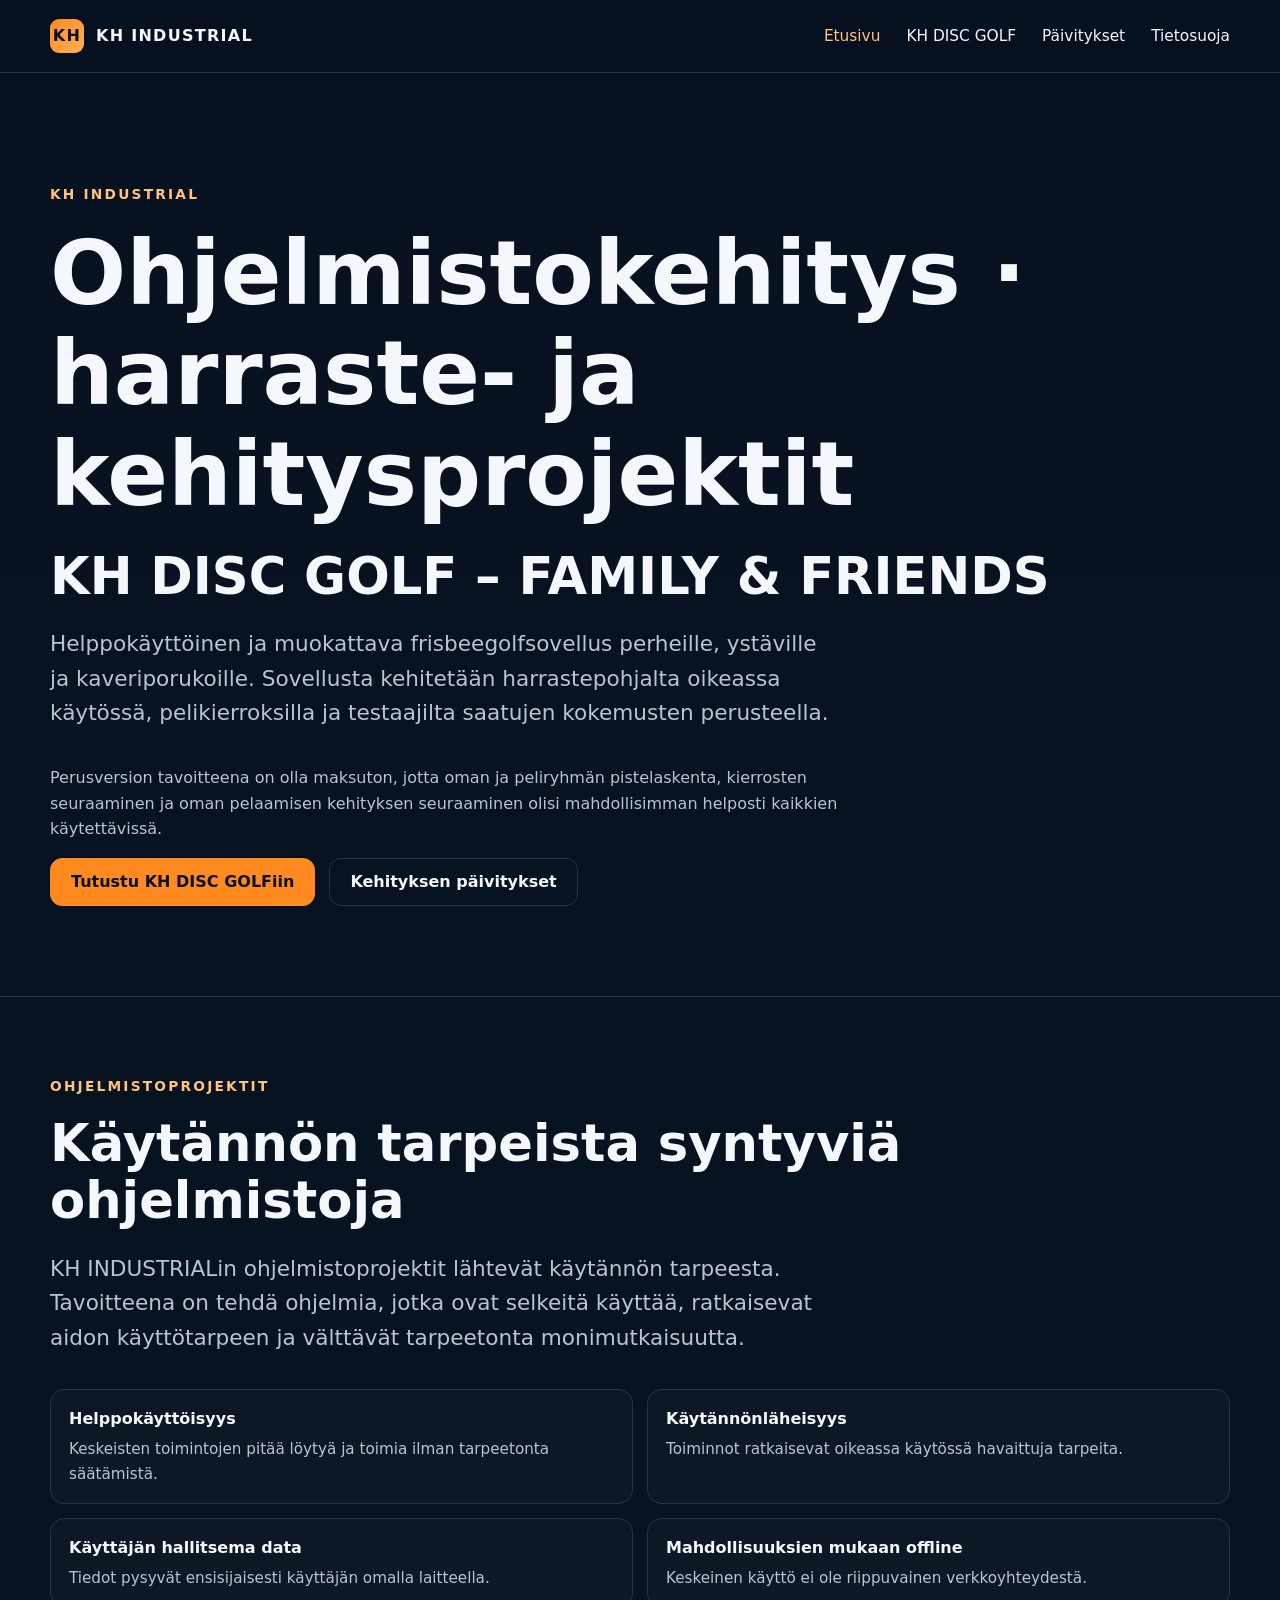
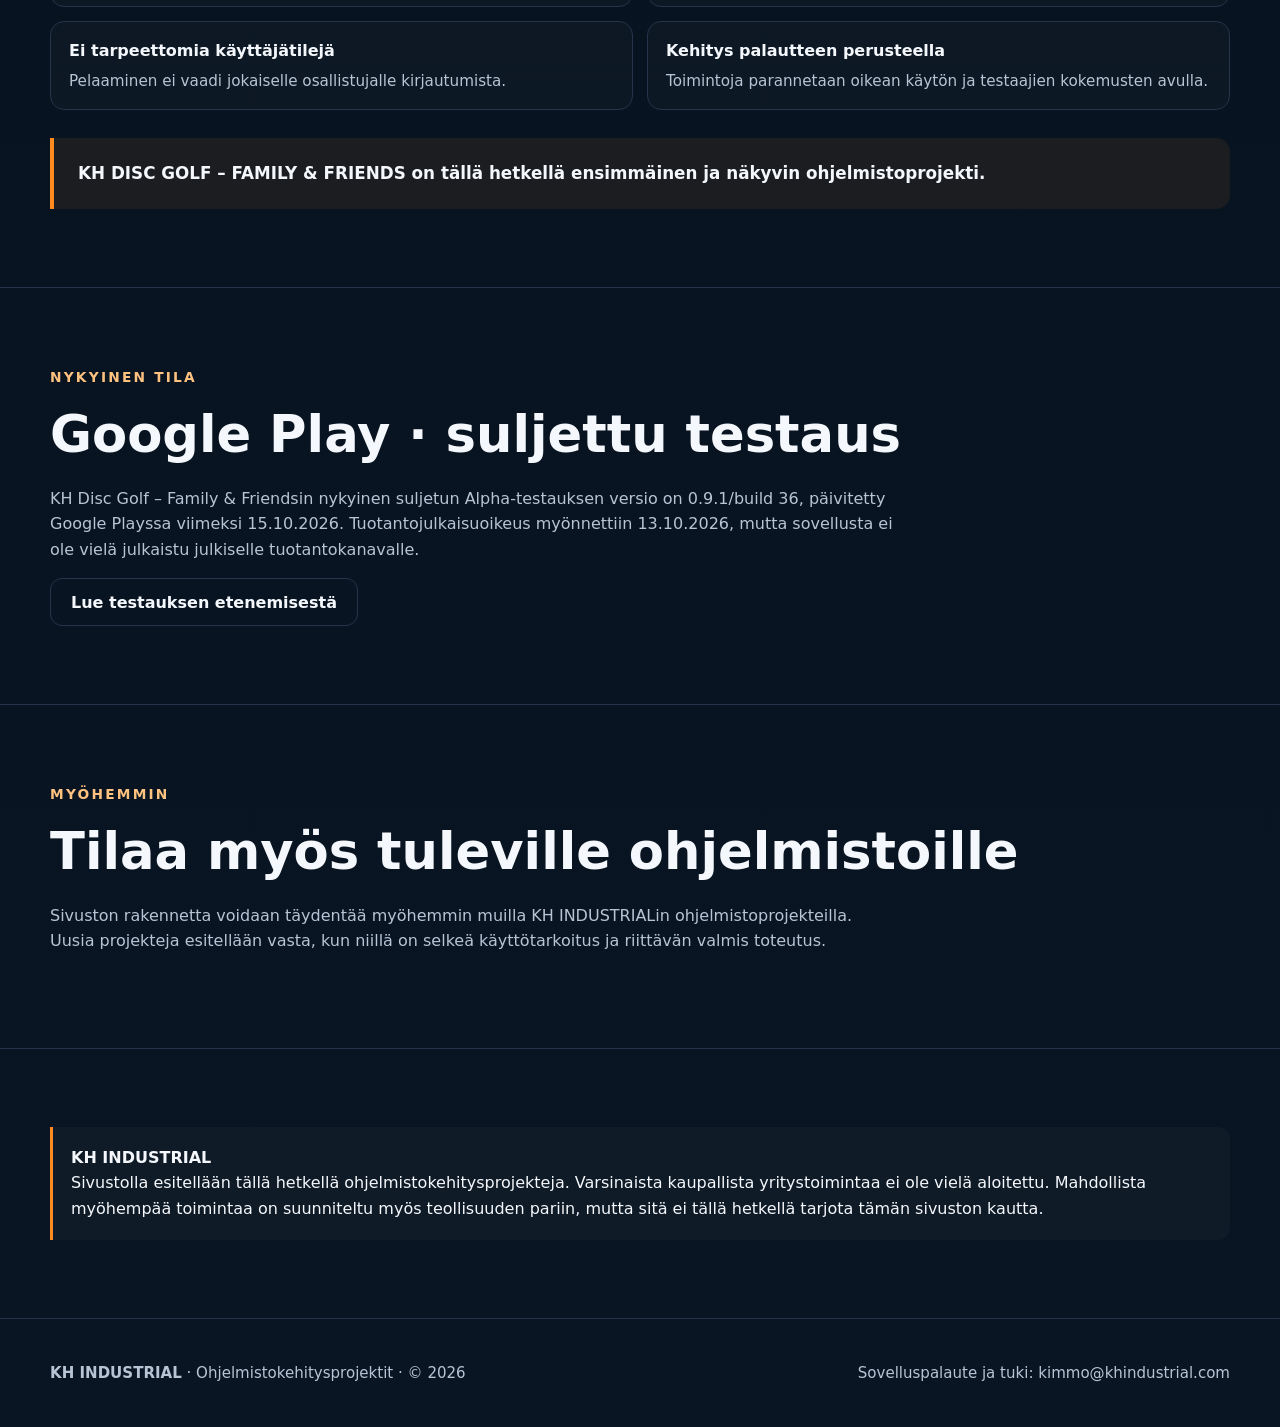
<file: palvelut/index.html>
<!doctype html>
<html lang="fi">
<head>
  <meta charset="utf-8">
  <meta name="viewport" content="width=device-width,initial-scale=1">
  <title>KH INDUSTRIAL | Ohjelmistokehitysprojektit</title>
  <meta name="description" content="KH INDUSTRIALin nykyiset ohjelmistokehitysprojektit esitellään etusivulla.">
  <meta name="robots" content="noindex,follow">
  <link rel="canonical" href="https://khindustrial.com/">
  <meta http-equiv="refresh" content="0;url=/">
</head>
<body><p>Palvelut-sivu ei ole enää käytössä. <a href="/">Siirry KH INDUSTRIALin etusivulle.</a></p></body>
</html>
</file>
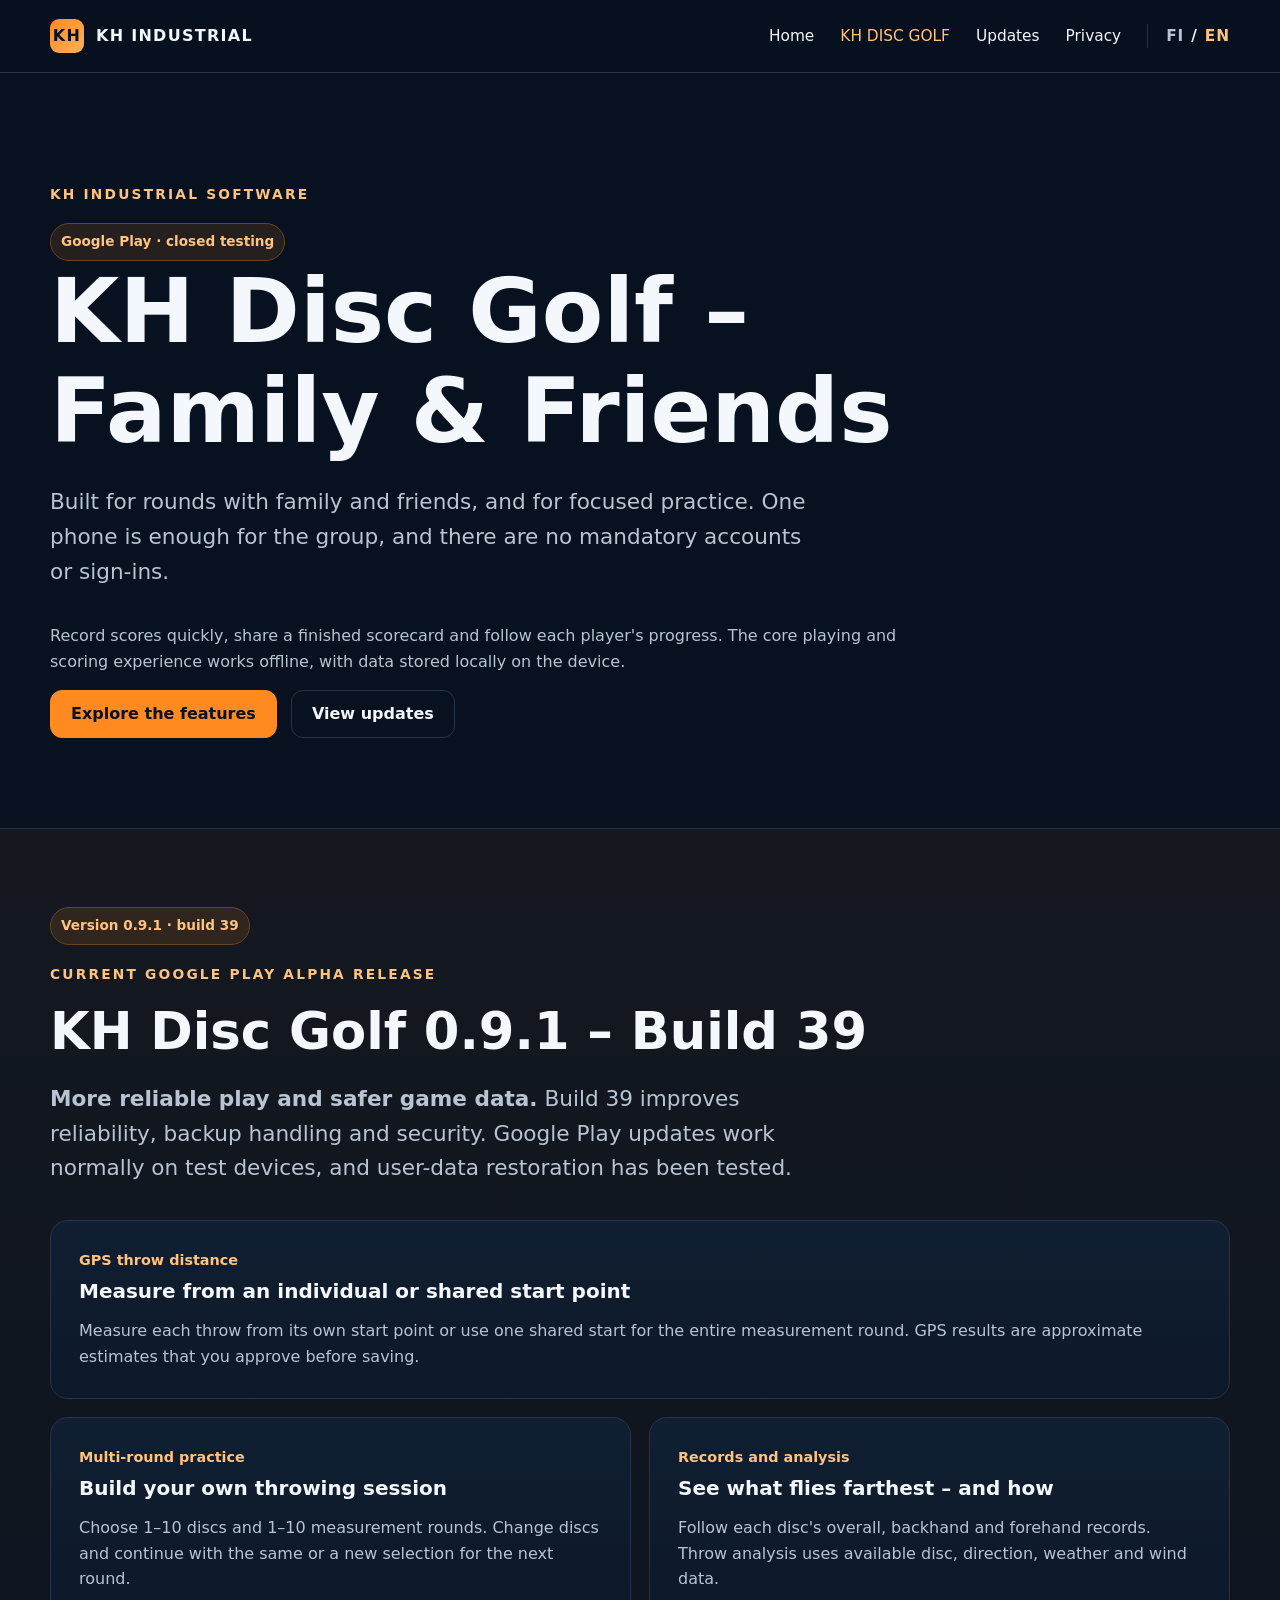
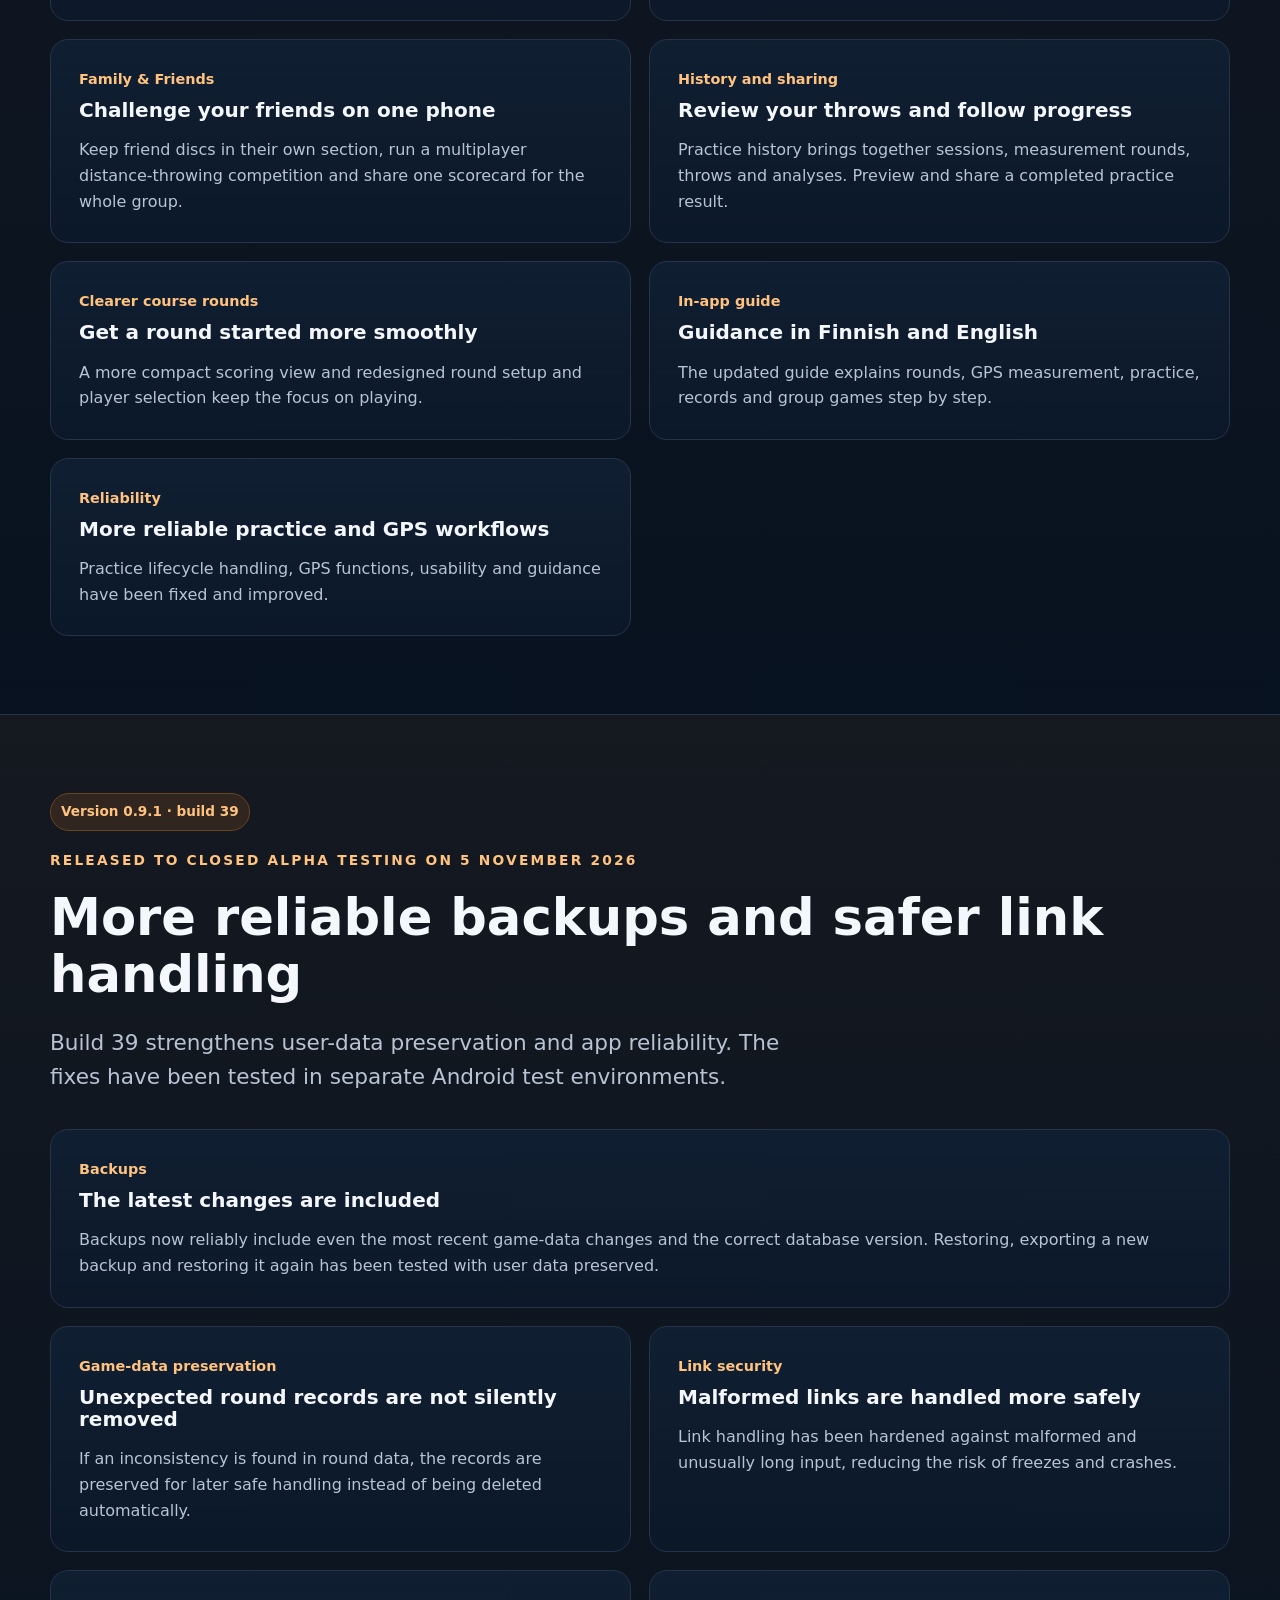
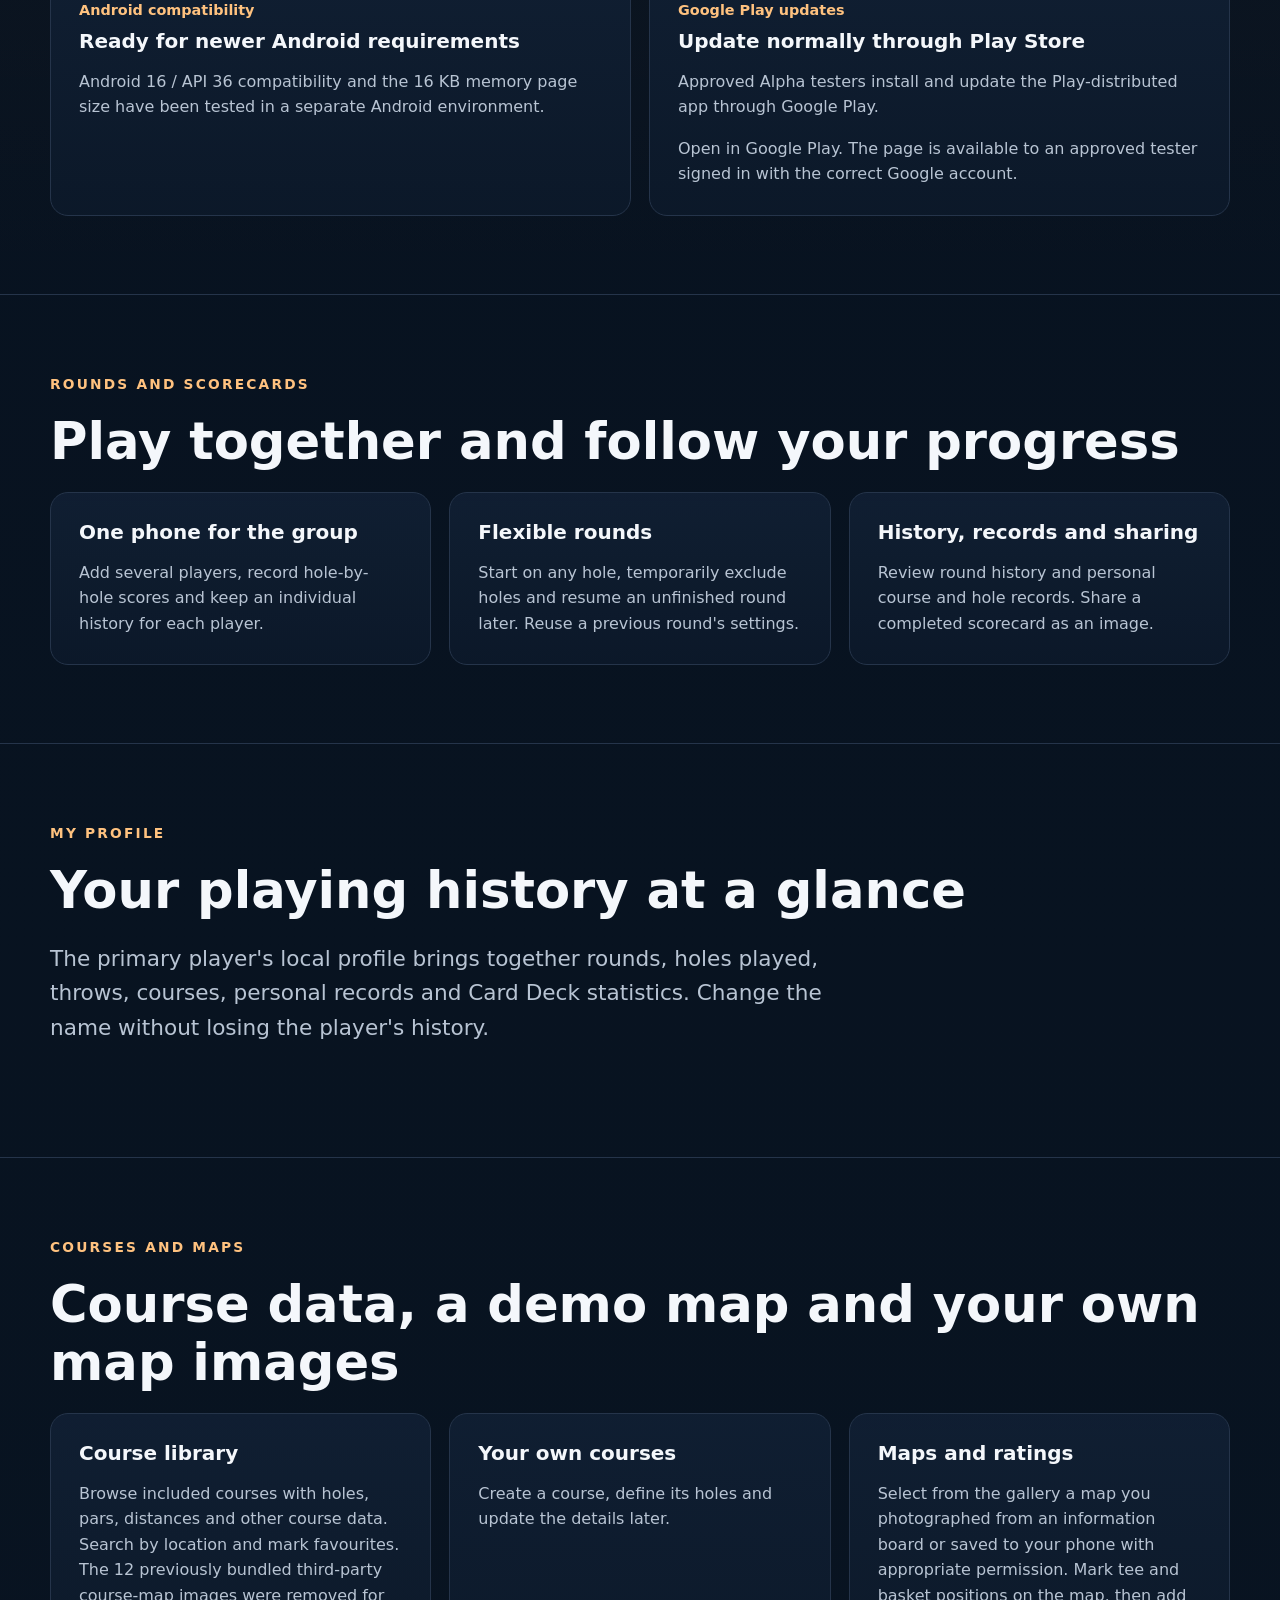
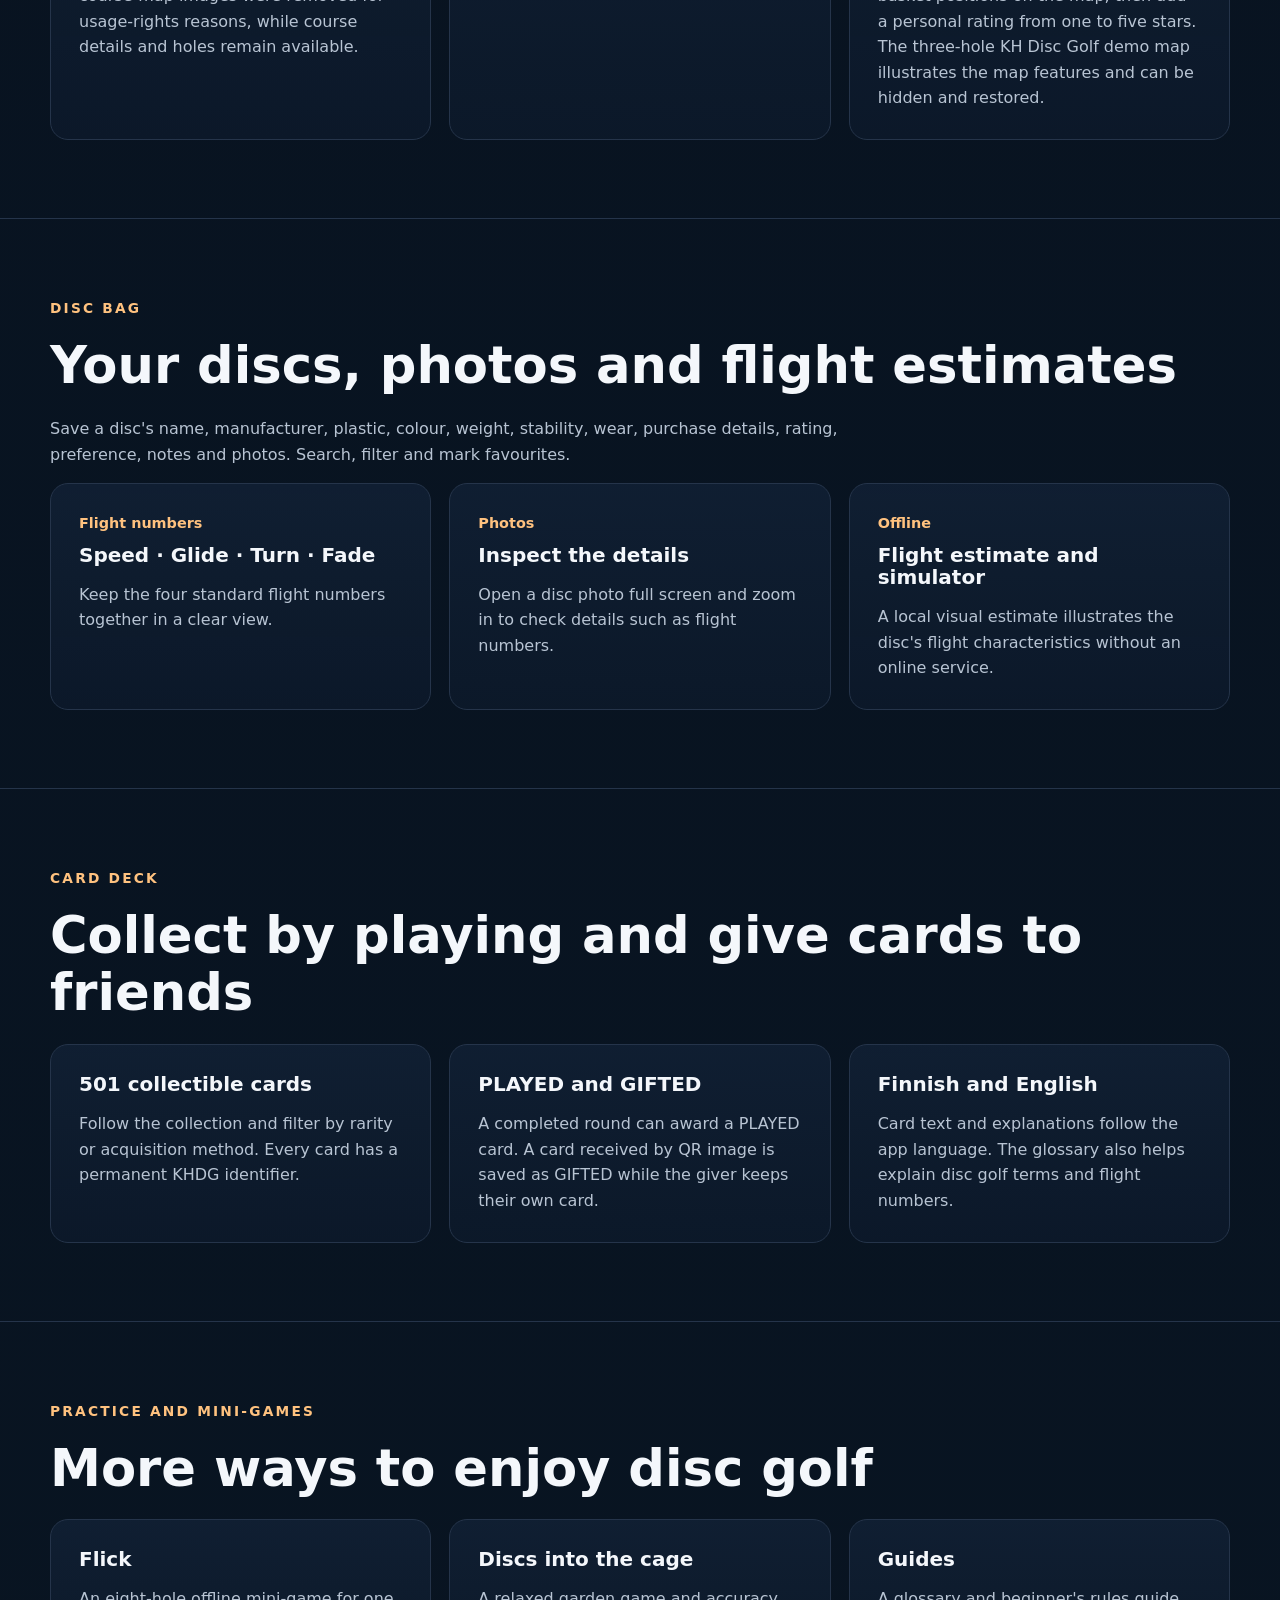
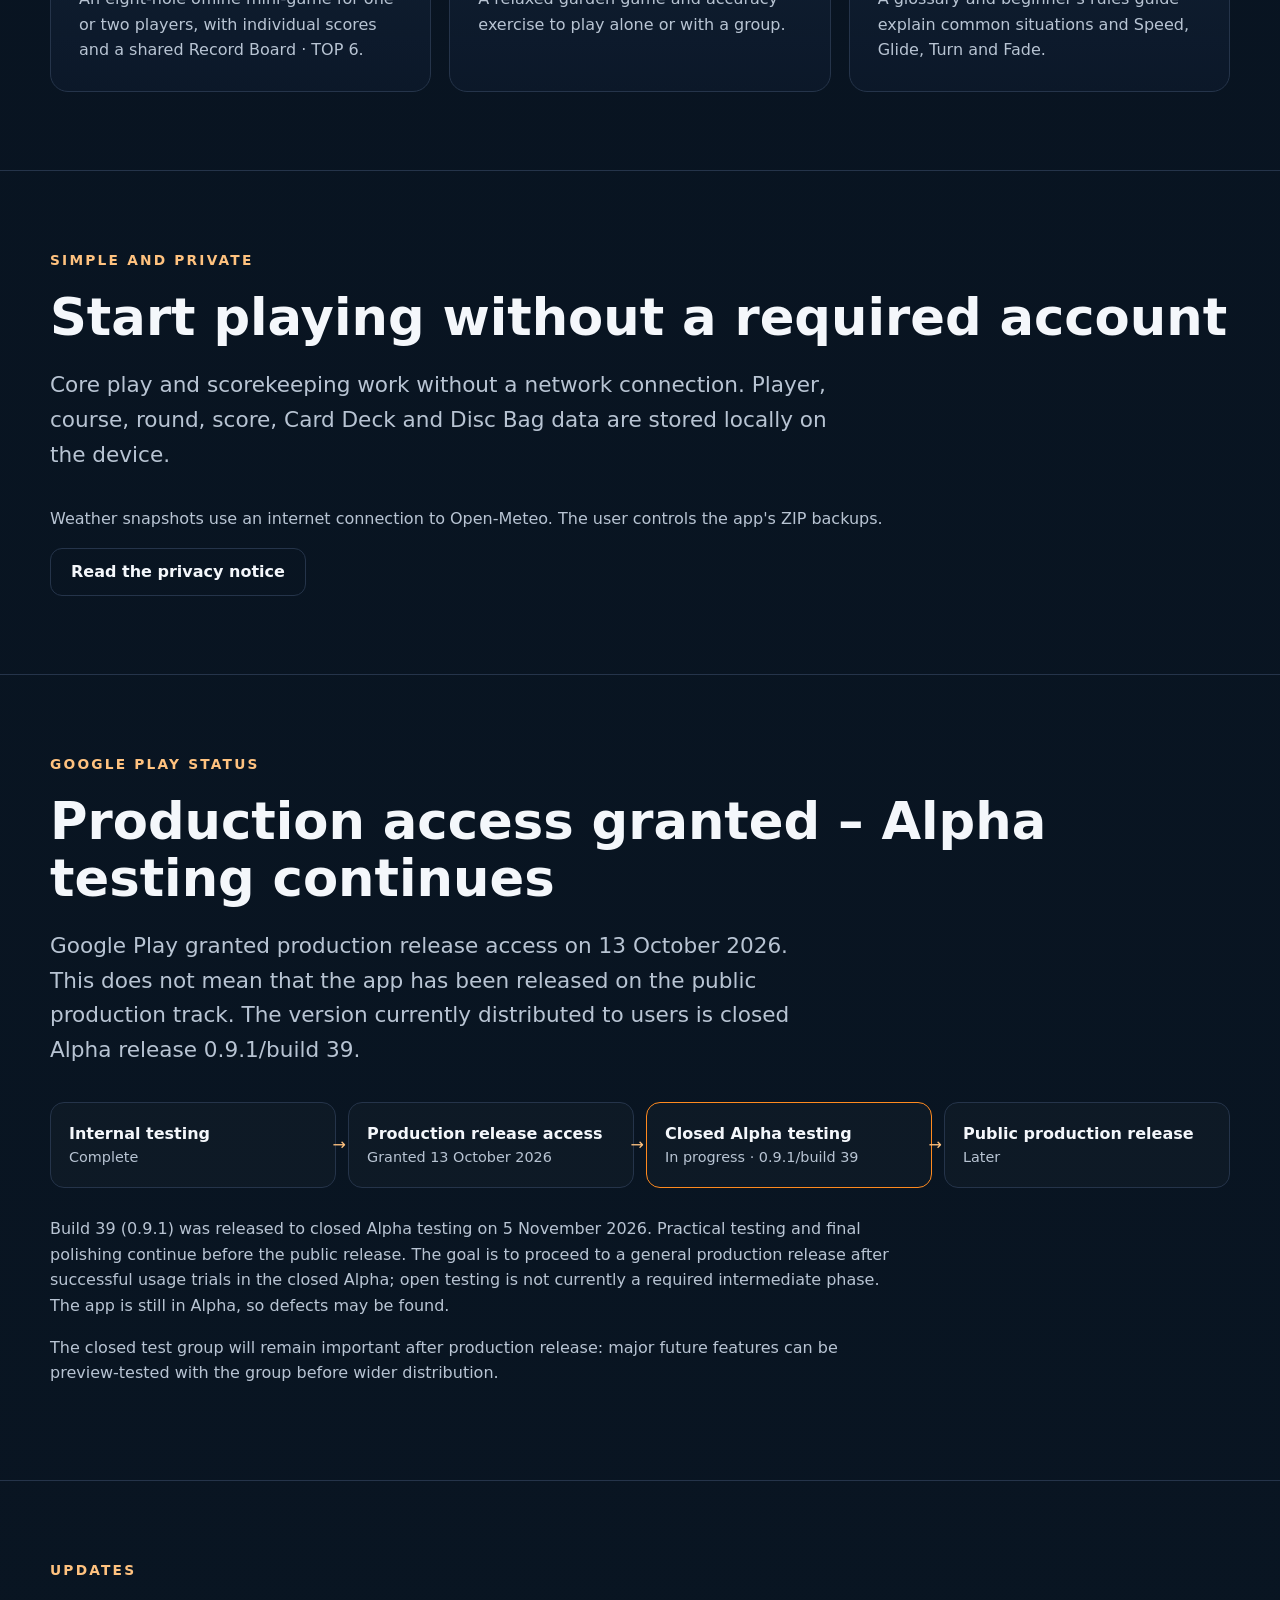
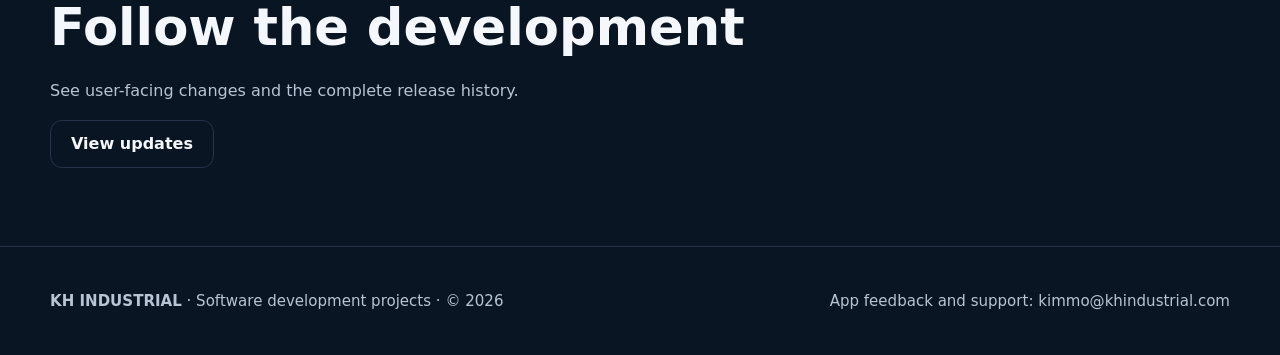
<file: en/kh-disc-golf/index.html>
<!doctype html>
<html lang="en">
<head>
  <meta charset="utf-8">
  <meta name="viewport" content="width=device-width,initial-scale=1">
  <title>KH Disc Golf – Family &amp; Friends | KH INDUSTRIAL</title>
  <meta name="description" content="KH Disc Golf – Family &amp; Friends makes rounds, scorecards, disc management and practice easy for families and friends without a required account.">
  <meta name="theme-color" content="#07111f">
  <meta property="og:type" content="website">
  <meta property="og:title" content="KH Disc Golf – Family &amp; Friends | KH INDUSTRIAL">
  <meta property="og:description" content="Play, practise and share the round with family and friends using one phone.">
  <meta property="og:url" content="https://khindustrial.com/en/kh-disc-golf/">
  <link rel="canonical" href="https://khindustrial.com/en/kh-disc-golf/">
  <link rel="alternate" hreflang="fi" href="https://khindustrial.com/kh-disc-golf/">
  <link rel="alternate" hreflang="en" href="https://khindustrial.com/en/kh-disc-golf/">
  <link rel="alternate" hreflang="x-default" href="https://khindustrial.com/kh-disc-golf/">
  <link rel="stylesheet" href="/assets/styles.css">
</head>
<body>
<header class="site-header"><div class="wrap nav">
  <a class="brand" href="/"><span class="brand-mark">KH</span><span>KH INDUSTRIAL</span></a>
  <button class="menu-button" aria-expanded="false" aria-label="Open menu">Menu</button>
  <nav class="nav-links" aria-label="Main navigation">
    <a href="/">Home</a><a href="/en/kh-disc-golf/" aria-current="page">KH DISC GOLF</a><a href="/en/kh-disc-golf/updates/">Updates</a><a href="/en/kh-disc-golf/privacy/">Privacy</a>
    <span class="language-switcher" aria-label="Language"><a href="/kh-disc-golf/" lang="fi" hreflang="fi">FI</a><span aria-hidden="true">/</span><a href="/en/kh-disc-golf/" lang="en" aria-current="page">EN</a></span>
  </nav>
</div></header>
<main>
  <section class="hero"><div class="wrap">
    <div class="eyebrow">KH INDUSTRIAL SOFTWARE</div><span class="status">Google Play · closed testing</span>
    <h1>KH Disc Golf – Family &amp; Friends</h1>
    <p class="lead">Built for rounds with family and friends, and for focused practice. One phone is enough for the group, and there are no mandatory accounts or sign-ins.</p>
    <p class="section-copy">Record scores quickly, share a finished scorecard and follow each player's progress. The core playing and scoring experience works offline, with data stored locally on the device.</p>
    <div class="actions"><a class="btn btn-primary" href="#features">Explore the features</a><a class="btn btn-secondary" href="/en/kh-disc-golf/updates/">View updates</a></div>
  </div></section>

  <section class="section upcoming-release" id="latest-version"><div class="wrap">
    <span class="status">Version 0.9.1 · build 39</span><div class="eyebrow">Current Google Play Alpha release</div>
    <h2>KH Disc Golf 0.9.1 – Build 39</h2>
    <p class="lead"><strong>More reliable play and safer game data.</strong> Build 39 improves reliability, backup handling and security. Google Play updates work normally on test devices, and user-data restoration has been tested.</p>
    <div class="upcoming-grid">
      <article class="card upcoming-card featured"><div class="kicker">GPS throw distance</div><h3>Measure from an individual or shared start point</h3><p>Measure each throw from its own start point or use one shared start for the entire measurement round. GPS results are approximate estimates that you approve before saving.</p></article>
      <article class="card upcoming-card"><div class="kicker">Multi-round practice</div><h3>Build your own throwing session</h3><p>Choose 1–10 discs and 1–10 measurement rounds. Change discs and continue with the same or a new selection for the next round.</p></article>
      <article class="card upcoming-card"><div class="kicker">Records and analysis</div><h3>See what flies farthest – and how</h3><p>Follow each disc's overall, backhand and forehand records. Throw analysis uses available disc, direction, weather and wind data.</p></article>
      <article class="card upcoming-card"><div class="kicker">Family &amp; Friends</div><h3>Challenge your friends on one phone</h3><p>Keep friend discs in their own section, run a multiplayer distance-throwing competition and share one scorecard for the whole group.</p></article>
      <article class="card upcoming-card"><div class="kicker">History and sharing</div><h3>Review your throws and follow progress</h3><p>Practice history brings together sessions, measurement rounds, throws and analyses. Preview and share a completed practice result.</p></article>
      <article class="card upcoming-card"><div class="kicker">Clearer course rounds</div><h3>Get a round started more smoothly</h3><p>A more compact scoring view and redesigned round setup and player selection keep the focus on playing.</p></article>
      <article class="card upcoming-card"><div class="kicker">In-app guide</div><h3>Guidance in Finnish and English</h3><p>The updated guide explains rounds, GPS measurement, practice, records and group games step by step.</p></article>
      <article class="card upcoming-card"><div class="kicker">Reliability</div><h3>More reliable practice and GPS workflows</h3><p>Practice lifecycle handling, GPS functions, usability and guidance have been fixed and improved.</p></article>
    </div>
  </div></section>

  <section class="section upcoming-release" id="in-testing"><div class="wrap">
    <span class="status">Version 0.9.1 · build 39</span><div class="eyebrow">Released to closed Alpha testing on 5 November 2026</div>
    <h2>More reliable backups and safer link handling</h2>
    <p class="lead">Build 39 strengthens user-data preservation and app reliability. The fixes have been tested in separate Android test environments.</p>
    <div class="upcoming-grid">
      <article class="card upcoming-card featured"><div class="kicker">Backups</div><h3>The latest changes are included</h3><p>Backups now reliably include even the most recent game-data changes and the correct database version. Restoring, exporting a new backup and restoring it again has been tested with user data preserved.</p></article>
      <article class="card upcoming-card"><div class="kicker">Game-data preservation</div><h3>Unexpected round records are not silently removed</h3><p>If an inconsistency is found in round data, the records are preserved for later safe handling instead of being deleted automatically.</p></article>
      <article class="card upcoming-card"><div class="kicker">Link security</div><h3>Malformed links are handled more safely</h3><p>Link handling has been hardened against malformed and unusually long input, reducing the risk of freezes and crashes.</p></article>
      <article class="card upcoming-card"><div class="kicker">Android compatibility</div><h3>Ready for newer Android requirements</h3><p>Android 16 / API 36 compatibility and the 16 KB memory page size have been tested in a separate Android environment.</p></article>
      <article class="card upcoming-card"><div class="kicker">Google Play updates</div><h3>Update normally through Play Store</h3><p>Approved Alpha testers install and update the Play-distributed app through Google Play.</p><p><a href="https://play.google.com/store/apps/details?id=com.khindustrial.discgolf.familyfriends">Open in Google Play</a>. The page is available to an approved tester signed in with the correct Google account.</p></article>
    </div>
  </div></section>

  <section class="section" id="features"><div class="wrap"><div class="eyebrow">Rounds and scorecards</div><h2>Play together and follow your progress</h2>
    <div class="grid"><article class="card"><h3>One phone for the group</h3><p>Add several players, record hole-by-hole scores and keep an individual history for each player.</p></article><article class="card"><h3>Flexible rounds</h3><p>Start on any hole, temporarily exclude holes and resume an unfinished round later. Reuse a previous round's settings.</p></article><article class="card"><h3>History, records and sharing</h3><p>Review round history and personal course and hole records. Share a completed scorecard as an image.</p></article></div>
  </div></section>

  <section class="section"><div class="wrap"><div class="eyebrow">My Profile</div><h2>Your playing history at a glance</h2><p class="lead">The primary player's local profile brings together rounds, holes played, throws, courses, personal records and Card Deck statistics. Change the name without losing the player's history.</p></div></section>

  <section class="section"><div class="wrap"><div class="eyebrow">Courses and maps</div><h2>Course data, a demo map and your own map images</h2><div class="grid"><article class="card"><h3>Course library</h3><p>Browse included courses with holes, pars, distances and other course data. Search by location and mark favourites. The 12 previously bundled third-party course-map images were removed for usage-rights reasons, while course details and holes remain available.</p></article><article class="card"><h3>Your own courses</h3><p>Create a course, define its holes and update the details later.</p></article><article class="card"><h3>Maps and ratings</h3><p>Select from the gallery a map you photographed from an information board or saved to your phone with appropriate permission. Mark tee and basket positions on the map, then add a personal rating from one to five stars. The three-hole KH Disc Golf demo map illustrates the map features and can be hidden and restored.</p></article></div></div></section>

  <section class="section"><div class="wrap"><div class="eyebrow">Disc Bag</div><h2>Your discs, photos and flight estimates</h2><p class="section-copy">Save a disc's name, manufacturer, plastic, colour, weight, stability, wear, purchase details, rating, preference, notes and photos. Search, filter and mark favourites.</p><div class="grid"><article class="card"><div class="kicker">Flight numbers</div><h3>Speed · Glide · Turn · Fade</h3><p>Keep the four standard flight numbers together in a clear view.</p></article><article class="card"><div class="kicker">Photos</div><h3>Inspect the details</h3><p>Open a disc photo full screen and zoom in to check details such as flight numbers.</p></article><article class="card"><div class="kicker">Offline</div><h3>Flight estimate and simulator</h3><p>A local visual estimate illustrates the disc's flight characteristics without an online service.</p></article></div></div></section>

  <section class="section"><div class="wrap"><div class="eyebrow">Card Deck</div><h2>Collect by playing and give cards to friends</h2><div class="grid"><article class="card"><h3>501 collectible cards</h3><p>Follow the collection and filter by rarity or acquisition method. Every card has a permanent KHDG identifier.</p></article><article class="card"><h3>PLAYED and GIFTED</h3><p>A completed round can award a PLAYED card. A card received by QR image is saved as GIFTED while the giver keeps their own card.</p></article><article class="card"><h3>Finnish and English</h3><p>Card text and explanations follow the app language. The glossary also helps explain disc golf terms and flight numbers.</p></article></div></div></section>

  <section class="section"><div class="wrap"><div class="eyebrow">Practice and mini-games</div><h2>More ways to enjoy disc golf</h2><div class="grid"><article class="card"><h3>Flick</h3><p>An eight-hole offline mini-game for one or two players, with individual scores and a shared Record Board · TOP 6.</p></article><article class="card"><h3>Discs into the cage</h3><p>A relaxed garden game and accuracy exercise to play alone or with a group.</p></article><article class="card"><h3>Guides</h3><p>A glossary and beginner's rules guide explain common situations and Speed, Glide, Turn and Fade.</p></article></div></div></section>

  <section class="section"><div class="wrap"><div class="eyebrow">Simple and private</div><h2>Start playing without a required account</h2><p class="lead">Core play and scorekeeping work without a network connection. Player, course, round, score, Card Deck and Disc Bag data are stored locally on the device.</p><p class="section-copy">Weather snapshots use an internet connection to Open-Meteo. The user controls the app's ZIP backups.</p><a class="btn btn-secondary" href="/en/kh-disc-golf/privacy/">Read the privacy notice</a></div></section>

  <section class="section" id="testing"><div class="wrap"><div class="eyebrow">Google Play status</div><h2>Production access granted – Alpha testing continues</h2><p class="lead">Google Play granted production release access on 13 October 2026. This does not mean that the app has been released on the public production track. The version currently distributed to users is closed Alpha release 0.9.1/build 39.</p><ol class="progress-list" aria-label="Release progress"><li><strong>Internal testing</strong><span>Complete</span></li><li><strong>Production release access</strong><span>Granted 13 October 2026</span></li><li class="active"><strong>Closed Alpha testing</strong><span>In progress · 0.9.1/build 39</span></li><li><strong>Public production release</strong><span>Later</span></li></ol><p class="section-copy">Build 39 (0.9.1) was released to closed Alpha testing on 5 November 2026. Practical testing and final polishing continue before the public release. The goal is to proceed to a general production release after successful usage trials in the closed Alpha; open testing is not currently a required intermediate phase. The app is still in Alpha, so defects may be found.</p><p class="section-copy">The closed test group will remain important after production release: major future features can be preview-tested with the group before wider distribution.</p></div></section>

  <section class="section"><div class="wrap"><div class="eyebrow">Updates</div><h2>Follow the development</h2><p class="section-copy">See user-facing changes and the complete release history.</p><a class="btn btn-secondary" href="/en/kh-disc-golf/updates/">View updates</a></div></section>
</main>
<footer class="site-footer"><div class="wrap footer-grid"><div><strong>KH INDUSTRIAL</strong> · Software development projects · © <span data-year>2026</span></div><div>App feedback and support: <a href="mailto:kimmo@khindustrial.com">kimmo@khindustrial.com</a></div></div></footer>
<script src="/assets/app.js"></script>
</body>
</html>
</file>
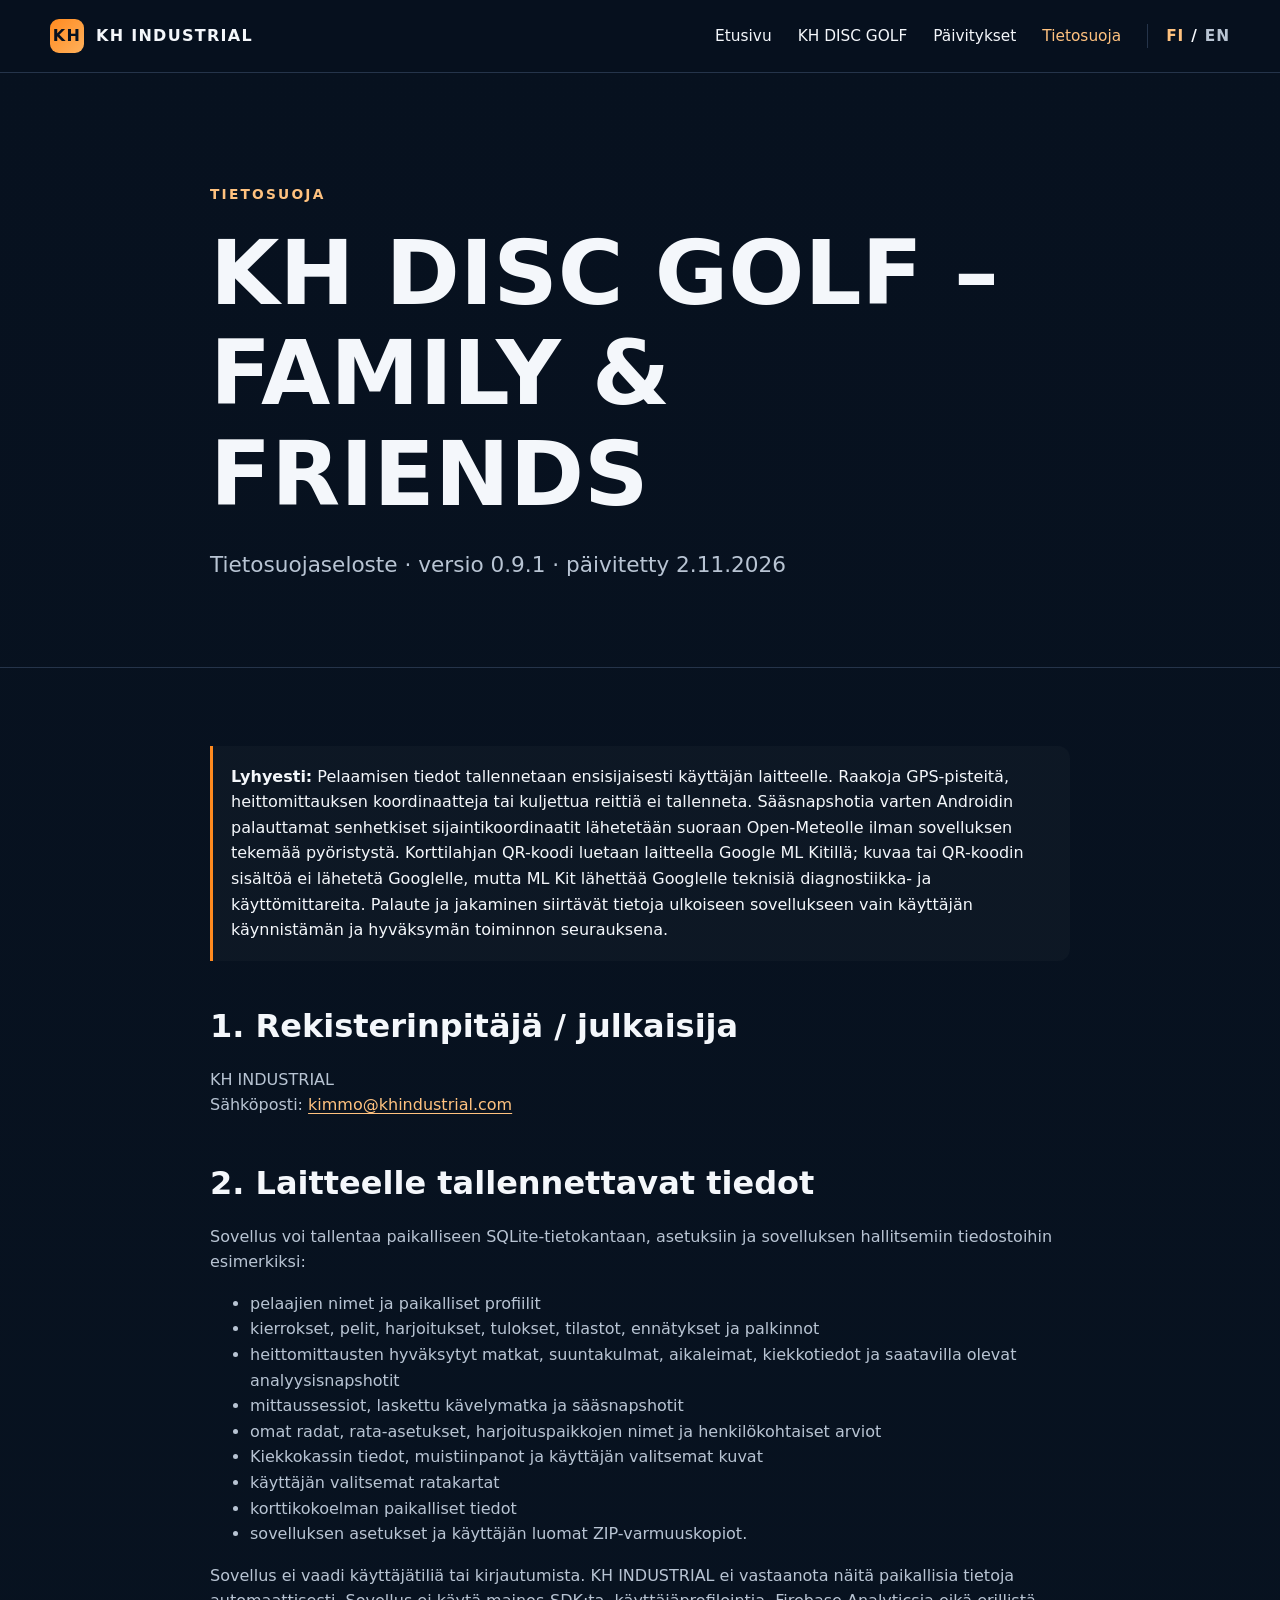
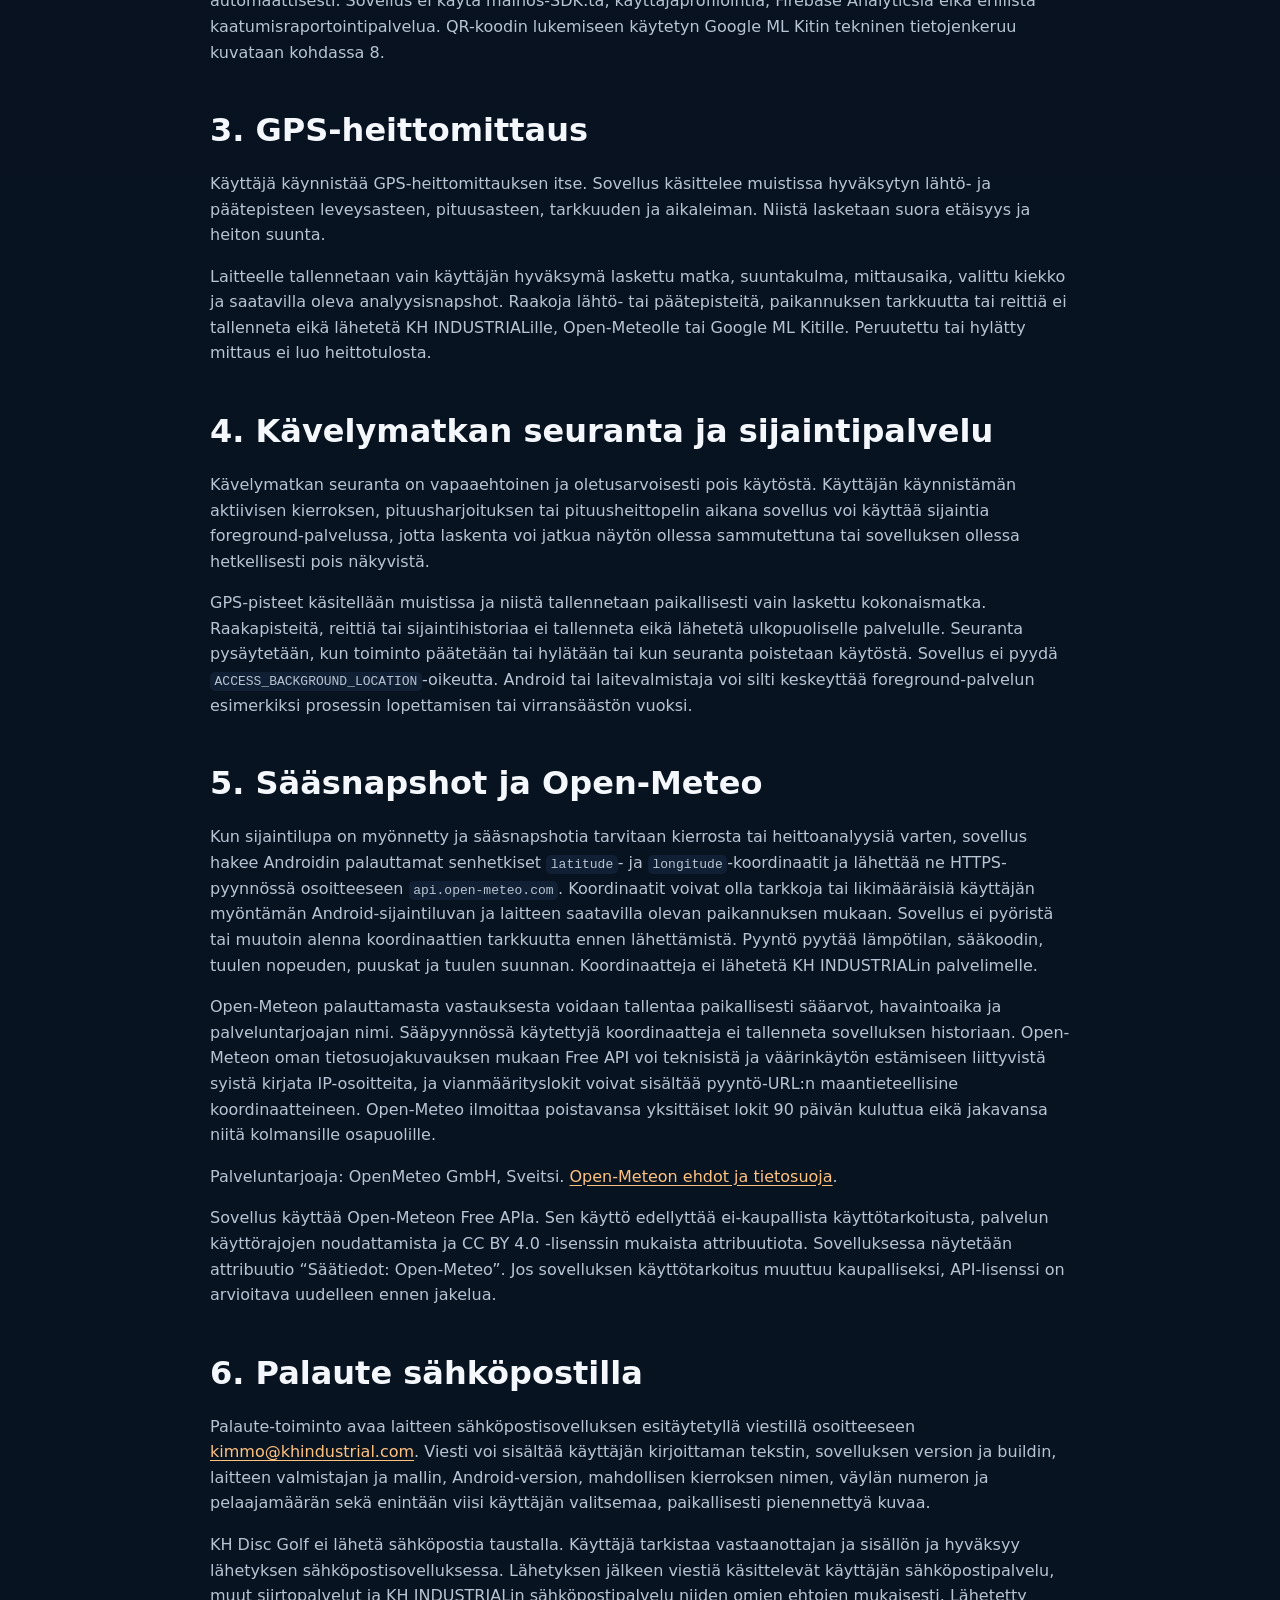
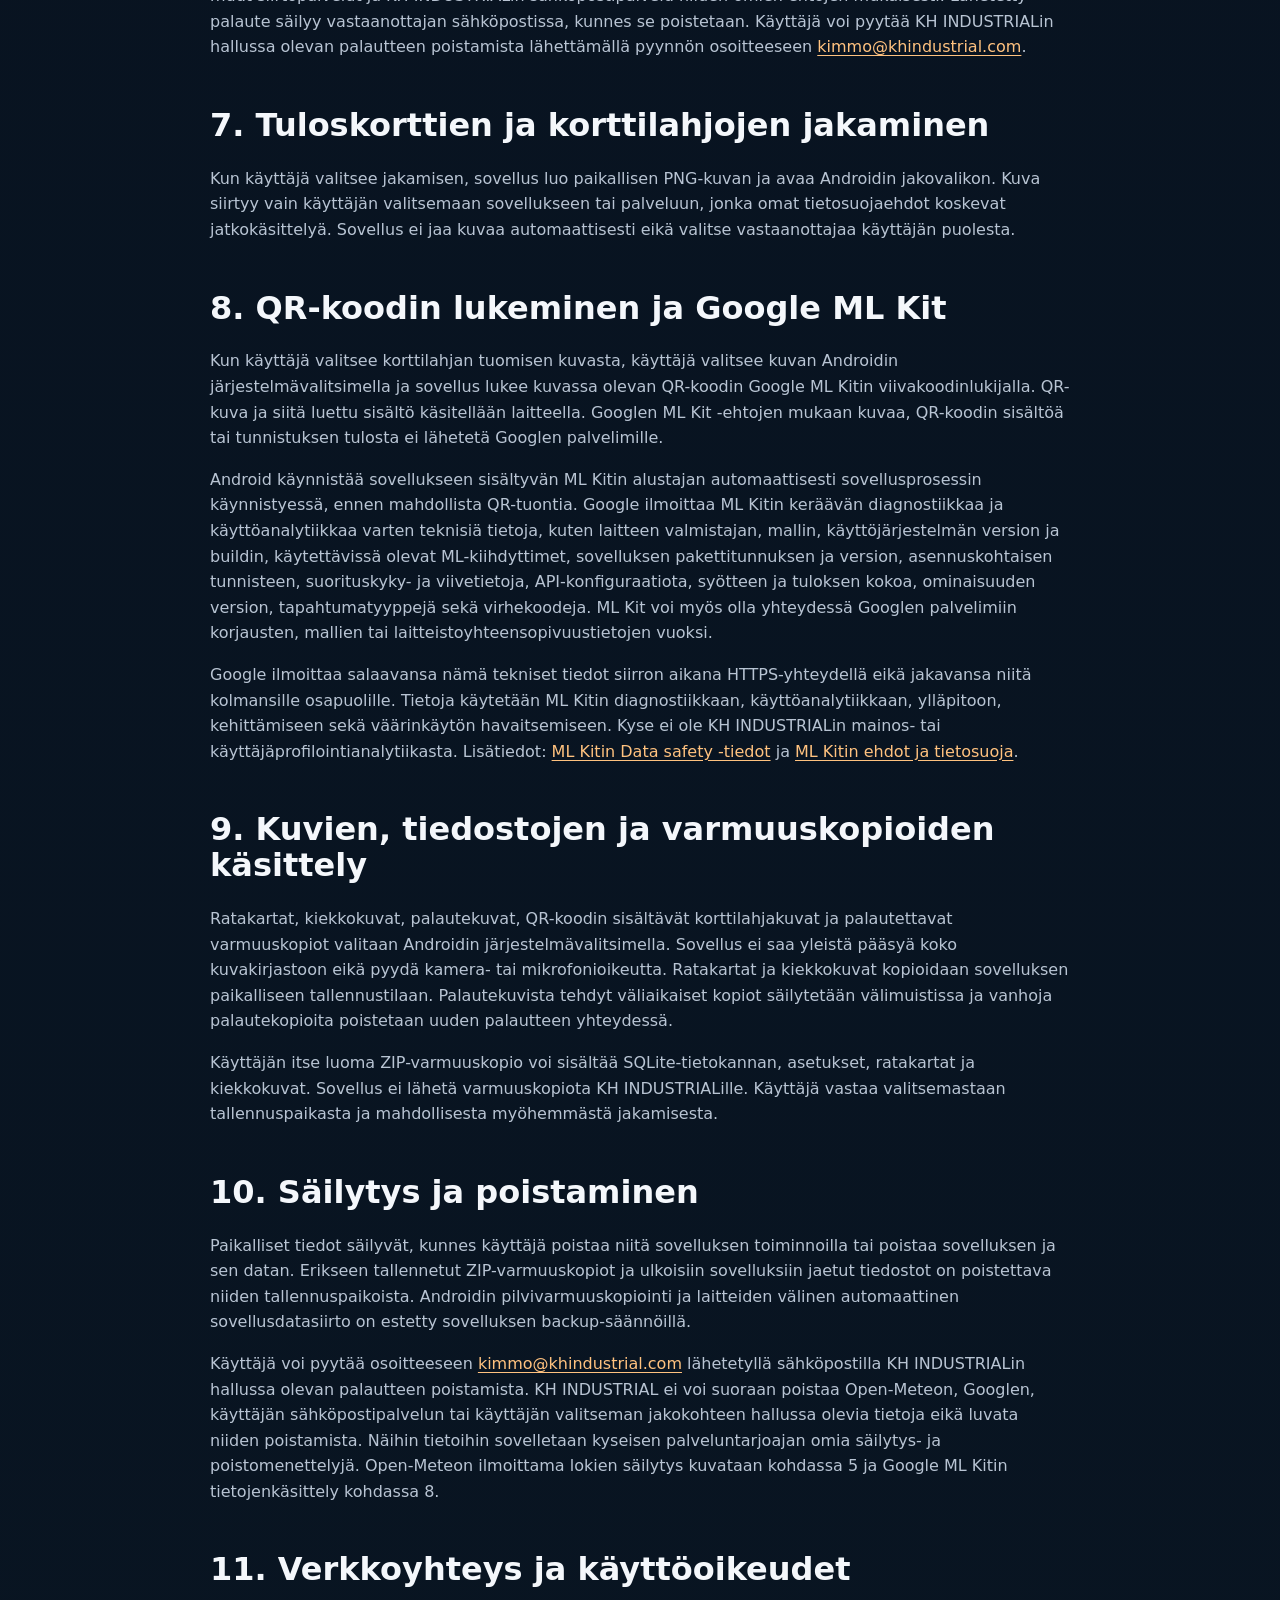
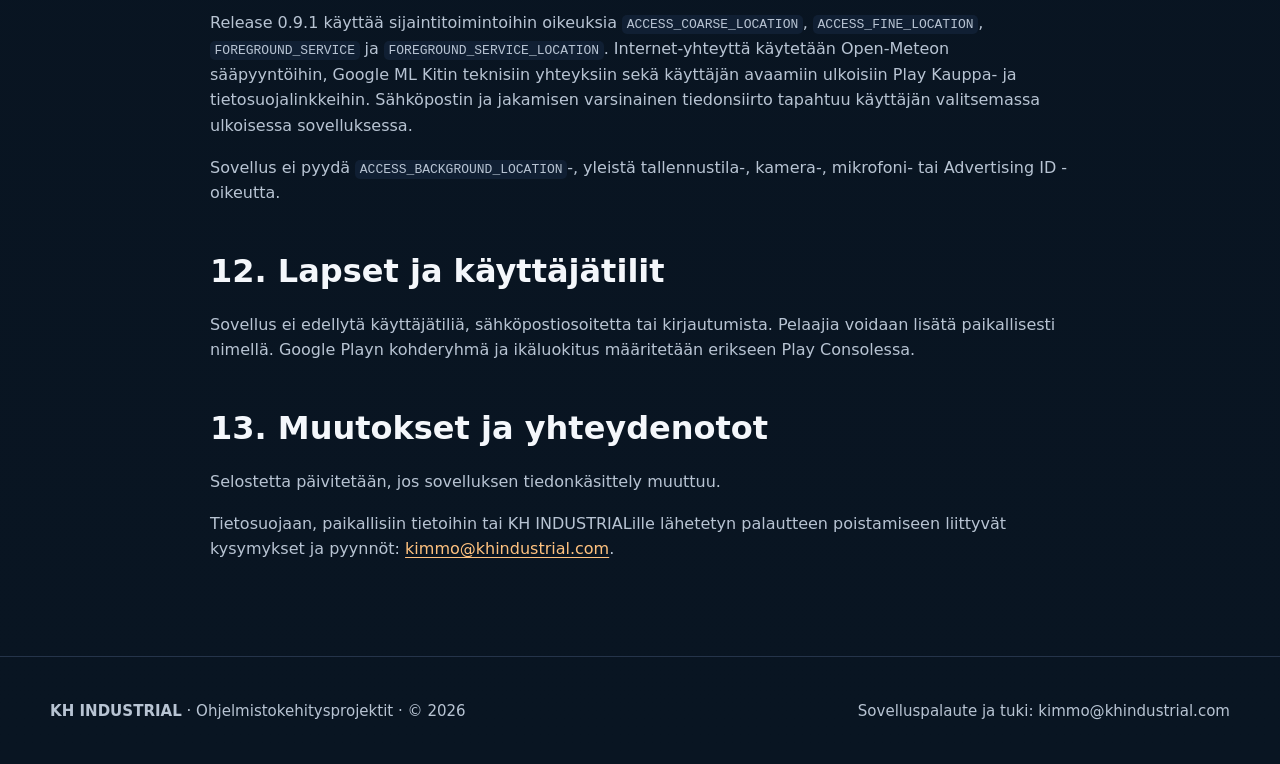
<file: kh-disc-golf/privacy/index.html>
<!doctype html>
<html lang="fi">
<head>
  <meta charset="utf-8">
  <meta name="viewport" content="width=device-width,initial-scale=1">
  <title>Tietosuoja | KH DISC GOLF – FAMILY &amp; FRIENDS</title>
  <meta name="description" content="KH DISC GOLF – FAMILY &amp; FRIENDS -sovelluksen tietosuojaseloste.">
  <meta name="theme-color" content="#07111f">
  <link rel="canonical" href="https://khindustrial.com/kh-disc-golf/privacy/">
  <link rel="alternate" hreflang="fi" href="https://khindustrial.com/kh-disc-golf/privacy/">
  <link rel="alternate" hreflang="en" href="https://khindustrial.com/en/kh-disc-golf/privacy/">
  <link rel="alternate" hreflang="x-default" href="https://khindustrial.com/kh-disc-golf/privacy/">
  <link rel="stylesheet" href="/assets/styles.css">
</head>
<body>

<header class="site-header">
  <div class="wrap nav">
    <a class="brand" href="/">
      <span class="brand-mark">KH</span>
      <span>KH INDUSTRIAL</span>
    </a>
    <button class="menu-button" aria-expanded="false" aria-label="Avaa valikko">Valikko</button>
    <nav class="nav-links" aria-label="Päävalikko">
      <a href="/">Etusivu</a>
      <a href="/kh-disc-golf/">KH DISC GOLF</a>
      <a href="/kh-disc-golf/updates/">Päivitykset</a>
      <a href="/kh-disc-golf/privacy/" aria-current="page">Tietosuoja</a>
      <span class="language-switcher" aria-label="Kielivalinta"><a href="/kh-disc-golf/privacy/" lang="fi" aria-current="page">FI</a><span aria-hidden="true">/</span><a href="/en/kh-disc-golf/privacy/" lang="en" hreflang="en">EN</a></span>
    </nav>
  </div>
</header>

<main>
  <section class="hero" style="padding-bottom:50px">
    <div class="wrap content">
      <div class="eyebrow">Tietosuoja</div>
      <h1>KH DISC GOLF – FAMILY &amp; FRIENDS</h1>
      <p class="lead">Tietosuojaseloste · versio 0.9.1 · päivitetty 2.11.2026</p>
    </div>
  </section>

  <section class="section">
    <div class="wrap content">
      <div class="note"><strong>Lyhyesti:</strong> Pelaamisen tiedot tallennetaan ensisijaisesti käyttäjän laitteelle. Raakoja GPS-pisteitä, heittomittauksen koordinaatteja tai kuljettua reittiä ei tallenneta. Sääsnapshotia varten Androidin palauttamat senhetkiset sijaintikoordinaatit lähetetään suoraan Open-Meteolle ilman sovelluksen tekemää pyöristystä. Korttilahjan QR-koodi luetaan laitteella Google ML Kitillä; kuvaa tai QR-koodin sisältöä ei lähetetä Googlelle, mutta ML Kit lähettää Googlelle teknisiä diagnostiikka- ja käyttömittareita. Palaute ja jakaminen siirtävät tietoja ulkoiseen sovellukseen vain käyttäjän käynnistämän ja hyväksymän toiminnon seurauksena.</div>

      <h2>1. Rekisterinpitäjä / julkaisija</h2>
      <p>KH INDUSTRIAL<br>
      Sähköposti: <a href="mailto:kimmo@khindustrial.com">kimmo@khindustrial.com</a></p>

      <h2>2. Laitteelle tallennettavat tiedot</h2>
      <p>Sovellus voi tallentaa paikalliseen SQLite-tietokantaan, asetuksiin ja sovelluksen hallitsemiin tiedostoihin esimerkiksi:</p>
      <ul>
        <li>pelaajien nimet ja paikalliset profiilit</li>
        <li>kierrokset, pelit, harjoitukset, tulokset, tilastot, ennätykset ja palkinnot</li>
        <li>heittomittausten hyväksytyt matkat, suuntakulmat, aikaleimat, kiekkotiedot ja saatavilla olevat analyysisnapshotit</li>
        <li>mittaussessiot, laskettu kävelymatka ja sääsnapshotit</li>
        <li>omat radat, rata-asetukset, harjoituspaikkojen nimet ja henkilökohtaiset arviot</li>
        <li>Kiekkokassin tiedot, muistiinpanot ja käyttäjän valitsemat kuvat</li>
        <li>käyttäjän valitsemat ratakartat</li>
        <li>korttikokoelman paikalliset tiedot</li>
        <li>sovelluksen asetukset ja käyttäjän luomat ZIP-varmuuskopiot.</li>
      </ul>
      <p>Sovellus ei vaadi käyttäjätiliä tai kirjautumista. KH INDUSTRIAL ei vastaanota näitä paikallisia tietoja automaattisesti. Sovellus ei käytä mainos-SDK:ta, käyttäjäprofilointia, Firebase Analyticsia eikä erillistä kaatumisraportointipalvelua. QR-koodin lukemiseen käytetyn Google ML Kitin tekninen tietojenkeruu kuvataan kohdassa 8.</p>

      <h2>3. GPS-heittomittaus</h2>
      <p>Käyttäjä käynnistää GPS-heittomittauksen itse. Sovellus käsittelee muistissa hyväksytyn lähtö- ja päätepisteen leveysasteen, pituusasteen, tarkkuuden ja aikaleiman. Niistä lasketaan suora etäisyys ja heiton suunta.</p>
      <p>Laitteelle tallennetaan vain käyttäjän hyväksymä laskettu matka, suuntakulma, mittausaika, valittu kiekko ja saatavilla oleva analyysisnapshot. Raakoja lähtö- tai päätepisteitä, paikannuksen tarkkuutta tai reittiä ei tallenneta eikä lähetetä KH INDUSTRIALille, Open-Meteolle tai Google ML Kitille. Peruutettu tai hylätty mittaus ei luo heittotulosta.</p>

      <h2>4. Kävelymatkan seuranta ja sijaintipalvelu</h2>
      <p>Kävelymatkan seuranta on vapaaehtoinen ja oletusarvoisesti pois käytöstä. Käyttäjän käynnistämän aktiivisen kierroksen, pituusharjoituksen tai pituusheittopelin aikana sovellus voi käyttää sijaintia foreground-palvelussa, jotta laskenta voi jatkua näytön ollessa sammutettuna tai sovelluksen ollessa hetkellisesti pois näkyvistä.</p>
      <p>GPS-pisteet käsitellään muistissa ja niistä tallennetaan paikallisesti vain laskettu kokonaismatka. Raakapisteitä, reittiä tai sijaintihistoriaa ei tallenneta eikä lähetetä ulkopuoliselle palvelulle. Seuranta pysäytetään, kun toiminto päätetään tai hylätään tai kun seuranta poistetaan käytöstä. Sovellus ei pyydä <code>ACCESS_BACKGROUND_LOCATION</code>-oikeutta. Android tai laitevalmistaja voi silti keskeyttää foreground-palvelun esimerkiksi prosessin lopettamisen tai virransäästön vuoksi.</p>

      <h2>5. Sääsnapshot ja Open-Meteo</h2>
      <p>Kun sijaintilupa on myönnetty ja sääsnapshotia tarvitaan kierrosta tai heittoanalyysiä varten, sovellus hakee Androidin palauttamat senhetkiset <code>latitude</code>- ja <code>longitude</code>-koordinaatit ja lähettää ne HTTPS-pyynnössä osoitteeseen <code>api.open-meteo.com</code>. Koordinaatit voivat olla tarkkoja tai likimääräisiä käyttäjän myöntämän Android-sijaintiluvan ja laitteen saatavilla olevan paikannuksen mukaan. Sovellus ei pyöristä tai muutoin alenna koordinaattien tarkkuutta ennen lähettämistä. Pyyntö pyytää lämpötilan, sääkoodin, tuulen nopeuden, puuskat ja tuulen suunnan. Koordinaatteja ei lähetetä KH INDUSTRIALin palvelimelle.</p>
      <p>Open-Meteon palauttamasta vastauksesta voidaan tallentaa paikallisesti sääarvot, havaintoaika ja palveluntarjoajan nimi. Sääpyynnössä käytettyjä koordinaatteja ei tallenneta sovelluksen historiaan. Open-Meteon oman tietosuojakuvauksen mukaan Free API voi teknisistä ja väärinkäytön estämiseen liittyvistä syistä kirjata IP-osoitteita, ja vianmäärityslokit voivat sisältää pyyntö-URL:n maantieteellisine koordinaatteineen. Open-Meteo ilmoittaa poistavansa yksittäiset lokit 90 päivän kuluttua eikä jakavansa niitä kolmansille osapuolille.</p>
      <p>Palveluntarjoaja: OpenMeteo GmbH, Sveitsi. <a href="https://open-meteo.com/en/terms" rel="noopener noreferrer">Open-Meteon ehdot ja tietosuoja</a>.</p>
      <p>Sovellus käyttää Open-Meteon Free APIa. Sen käyttö edellyttää ei-kaupallista käyttötarkoitusta, palvelun käyttörajojen noudattamista ja CC BY 4.0 -lisenssin mukaista attribuutiota. Sovelluksessa näytetään attribuutio “Säätiedot: Open-Meteo”. Jos sovelluksen käyttötarkoitus muuttuu kaupalliseksi, API-lisenssi on arvioitava uudelleen ennen jakelua.</p>

      <h2>6. Palaute sähköpostilla</h2>
      <p>Palaute-toiminto avaa laitteen sähköpostisovelluksen esitäytetyllä viestillä osoitteeseen <a href="mailto:kimmo@khindustrial.com">kimmo@khindustrial.com</a>. Viesti voi sisältää käyttäjän kirjoittaman tekstin, sovelluksen version ja buildin, laitteen valmistajan ja mallin, Android-version, mahdollisen kierroksen nimen, väylän numeron ja pelaajamäärän sekä enintään viisi käyttäjän valitsemaa, paikallisesti pienennettyä kuvaa.</p>
      <p>KH Disc Golf ei lähetä sähköpostia taustalla. Käyttäjä tarkistaa vastaanottajan ja sisällön ja hyväksyy lähetyksen sähköpostisovelluksessa. Lähetyksen jälkeen viestiä käsittelevät käyttäjän sähköpostipalvelu, muut siirtopalvelut ja KH INDUSTRIALin sähköpostipalvelu niiden omien ehtojen mukaisesti. Lähetetty palaute säilyy vastaanottajan sähköpostissa, kunnes se poistetaan. Käyttäjä voi pyytää KH INDUSTRIALin hallussa olevan palautteen poistamista lähettämällä pyynnön osoitteeseen <a href="mailto:kimmo@khindustrial.com">kimmo@khindustrial.com</a>.</p>

      <h2>7. Tuloskorttien ja korttilahjojen jakaminen</h2>
      <p>Kun käyttäjä valitsee jakamisen, sovellus luo paikallisen PNG-kuvan ja avaa Androidin jakovalikon. Kuva siirtyy vain käyttäjän valitsemaan sovellukseen tai palveluun, jonka omat tietosuojaehdot koskevat jatkokäsittelyä. Sovellus ei jaa kuvaa automaattisesti eikä valitse vastaanottajaa käyttäjän puolesta.</p>

      <h2>8. QR-koodin lukeminen ja Google ML Kit</h2>
      <p>Kun käyttäjä valitsee korttilahjan tuomisen kuvasta, käyttäjä valitsee kuvan Androidin järjestelmävalitsimella ja sovellus lukee kuvassa olevan QR-koodin Google ML Kitin viivakoodinlukijalla. QR-kuva ja siitä luettu sisältö käsitellään laitteella. Googlen ML Kit -ehtojen mukaan kuvaa, QR-koodin sisältöä tai tunnistuksen tulosta ei lähetetä Googlen palvelimille.</p>
      <p>Android käynnistää sovellukseen sisältyvän ML Kitin alustajan automaattisesti sovellusprosessin käynnistyessä, ennen mahdollista QR-tuontia. Google ilmoittaa ML Kitin keräävän diagnostiikkaa ja käyttöanalytiikkaa varten teknisiä tietoja, kuten laitteen valmistajan, mallin, käyttöjärjestelmän version ja buildin, käytettävissä olevat ML-kiihdyttimet, sovelluksen pakettitunnuksen ja version, asennuskohtaisen tunnisteen, suorituskyky- ja viivetietoja, API-konfiguraatiota, syötteen ja tuloksen kokoa, ominaisuuden version, tapahtumatyyppejä sekä virhekoodeja. ML Kit voi myös olla yhteydessä Googlen palvelimiin korjausten, mallien tai laitteistoyhteensopivuustietojen vuoksi.</p>
      <p>Google ilmoittaa salaavansa nämä tekniset tiedot siirron aikana HTTPS-yhteydellä eikä jakavansa niitä kolmansille osapuolille. Tietoja käytetään ML Kitin diagnostiikkaan, käyttöanalytiikkaan, ylläpitoon, kehittämiseen sekä väärinkäytön havaitsemiseen. Kyse ei ole KH INDUSTRIALin mainos- tai käyttäjäprofilointianalytiikasta. Lisätiedot: <a href="https://developers.google.com/ml-kit/android-data-disclosure" rel="noopener noreferrer">ML Kitin Data safety -tiedot</a> ja <a href="https://developers.google.com/ml-kit/terms" rel="noopener noreferrer">ML Kitin ehdot ja tietosuoja</a>.</p>

      <h2>9. Kuvien, tiedostojen ja varmuuskopioiden käsittely</h2>
      <p>Ratakartat, kiekkokuvat, palautekuvat, QR-koodin sisältävät korttilahjakuvat ja palautettavat varmuuskopiot valitaan Androidin järjestelmävalitsimella. Sovellus ei saa yleistä pääsyä koko kuvakirjastoon eikä pyydä kamera- tai mikrofonioikeutta. Ratakartat ja kiekkokuvat kopioidaan sovelluksen paikalliseen tallennustilaan. Palautekuvista tehdyt väliaikaiset kopiot säilytetään välimuistissa ja vanhoja palautekopioita poistetaan uuden palautteen yhteydessä.</p>
      <p>Käyttäjän itse luoma ZIP-varmuuskopio voi sisältää SQLite-tietokannan, asetukset, ratakartat ja kiekkokuvat. Sovellus ei lähetä varmuuskopiota KH INDUSTRIALille. Käyttäjä vastaa valitsemastaan tallennuspaikasta ja mahdollisesta myöhemmästä jakamisesta.</p>

      <h2>10. Säilytys ja poistaminen</h2>
      <p>Paikalliset tiedot säilyvät, kunnes käyttäjä poistaa niitä sovelluksen toiminnoilla tai poistaa sovelluksen ja sen datan. Erikseen tallennetut ZIP-varmuuskopiot ja ulkoisiin sovelluksiin jaetut tiedostot on poistettava niiden tallennuspaikoista. Androidin pilvivarmuuskopiointi ja laitteiden välinen automaattinen sovellusdatasiirto on estetty sovelluksen backup-säännöillä.</p>
      <p>Käyttäjä voi pyytää osoitteeseen <a href="mailto:kimmo@khindustrial.com">kimmo@khindustrial.com</a> lähetetyllä sähköpostilla KH INDUSTRIALin hallussa olevan palautteen poistamista. KH INDUSTRIAL ei voi suoraan poistaa Open-Meteon, Googlen, käyttäjän sähköpostipalvelun tai käyttäjän valitseman jakokohteen hallussa olevia tietoja eikä luvata niiden poistamista. Näihin tietoihin sovelletaan kyseisen palveluntarjoajan omia säilytys- ja poistomenettelyjä. Open-Meteon ilmoittama lokien säilytys kuvataan kohdassa 5 ja Google ML Kitin tietojenkäsittely kohdassa 8.</p>

      <h2>11. Verkkoyhteys ja käyttöoikeudet</h2>
      <p>Release 0.9.1 käyttää sijaintitoimintoihin oikeuksia <code>ACCESS_COARSE_LOCATION</code>, <code>ACCESS_FINE_LOCATION</code>, <code>FOREGROUND_SERVICE</code> ja <code>FOREGROUND_SERVICE_LOCATION</code>. Internet-yhteyttä käytetään Open-Meteon sääpyyntöihin, Google ML Kitin teknisiin yhteyksiin sekä käyttäjän avaamiin ulkoisiin Play Kauppa- ja tietosuojalinkkeihin. Sähköpostin ja jakamisen varsinainen tiedonsiirto tapahtuu käyttäjän valitsemassa ulkoisessa sovelluksessa.</p>
      <p>Sovellus ei pyydä <code>ACCESS_BACKGROUND_LOCATION</code>-, yleistä tallennustila-, kamera-, mikrofoni- tai Advertising ID -oikeutta.</p>

      <h2>12. Lapset ja käyttäjätilit</h2>
      <p>Sovellus ei edellytä käyttäjätiliä, sähköpostiosoitetta tai kirjautumista. Pelaajia voidaan lisätä paikallisesti nimellä. Google Playn kohderyhmä ja ikäluokitus määritetään erikseen Play Consolessa.</p>

      <h2>13. Muutokset ja yhteydenotot</h2>
      <p>Selostetta päivitetään, jos sovelluksen tiedonkäsittely muuttuu.</p>
      <p>Tietosuojaan, paikallisiin tietoihin tai KH INDUSTRIALille lähetetyn palautteen poistamiseen liittyvät kysymykset ja pyynnöt: <a href="mailto:kimmo@khindustrial.com">kimmo@khindustrial.com</a>.</p>
    </div>
  </section>
</main>

<footer class="site-footer">
  <div class="wrap footer-grid">
    <div><strong>KH INDUSTRIAL</strong> · Ohjelmistokehitysprojektit · © <span data-year>2026</span></div>
    <div>Sovelluspalaute ja tuki: <a href="mailto:kimmo@khindustrial.com">kimmo@khindustrial.com</a></div>
  </div>
</footer>
<script src="/assets/app.js"></script>

</body>
</html>
</file>
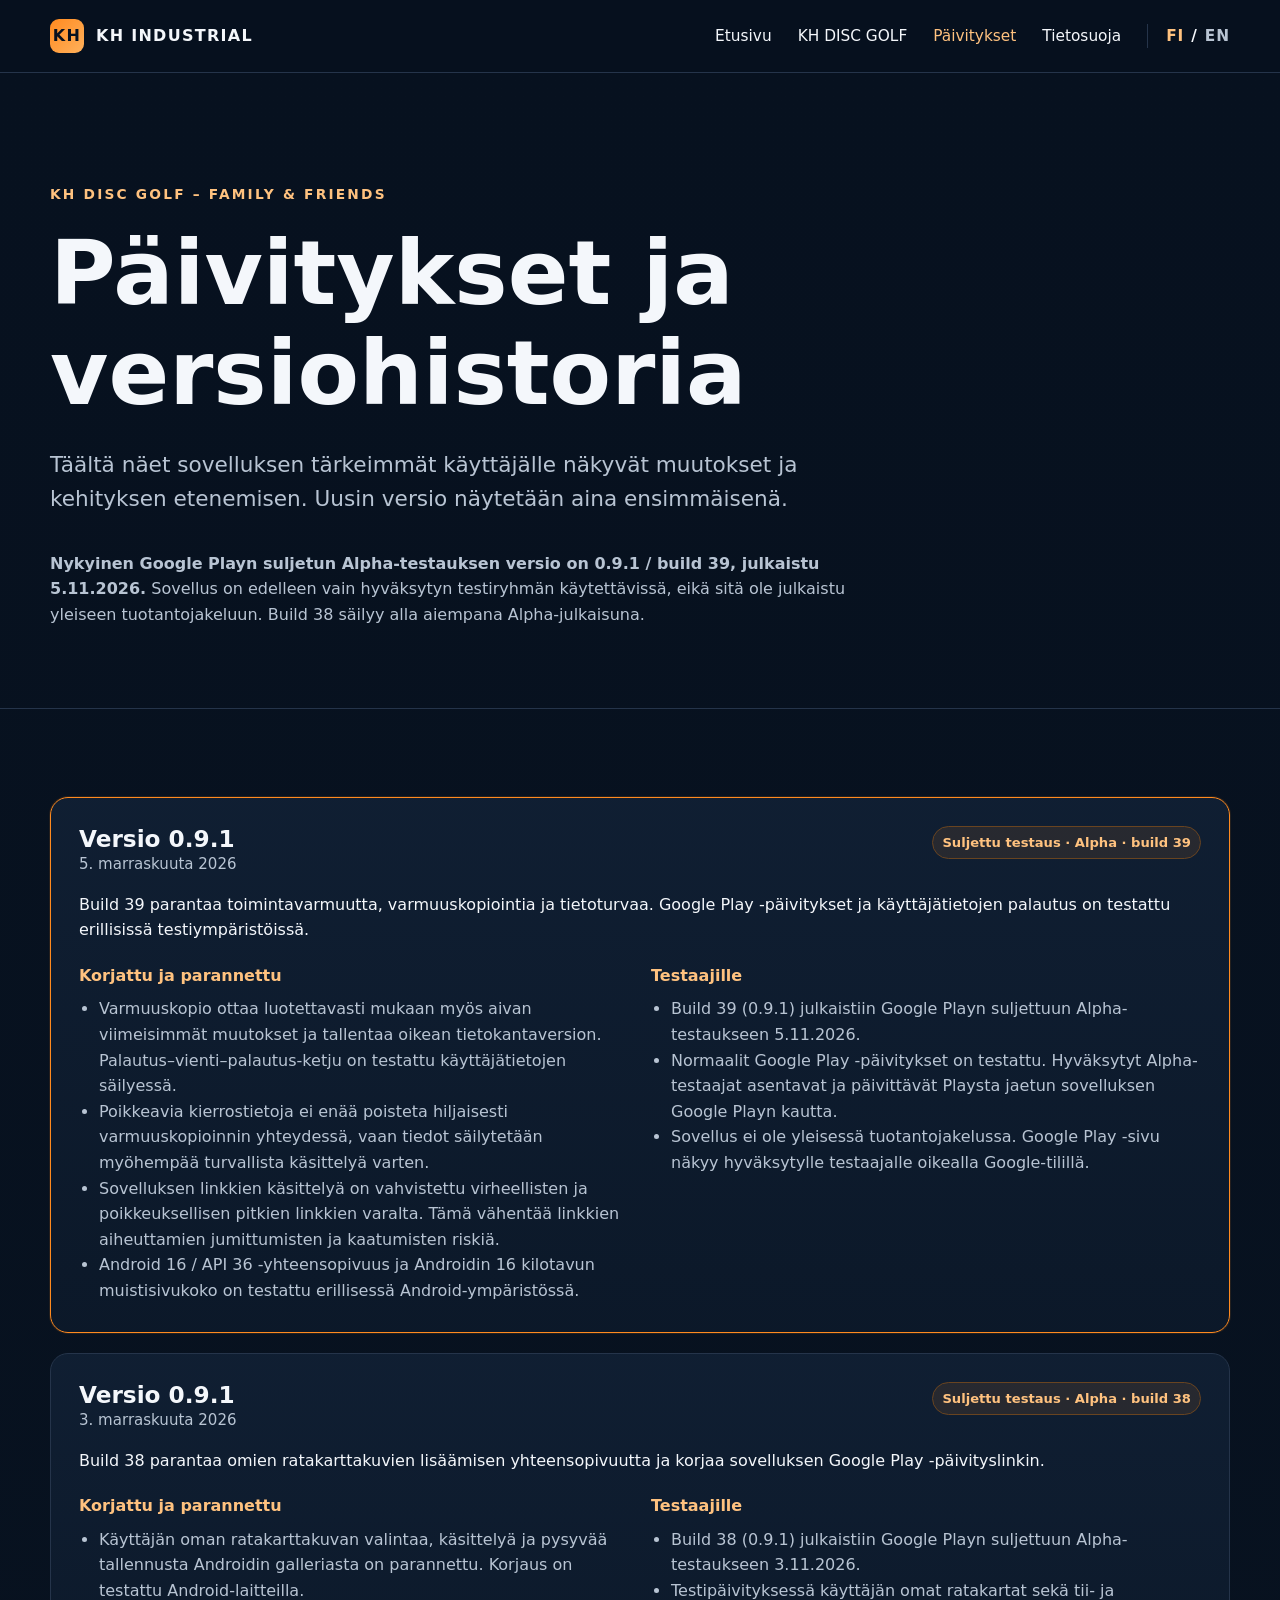
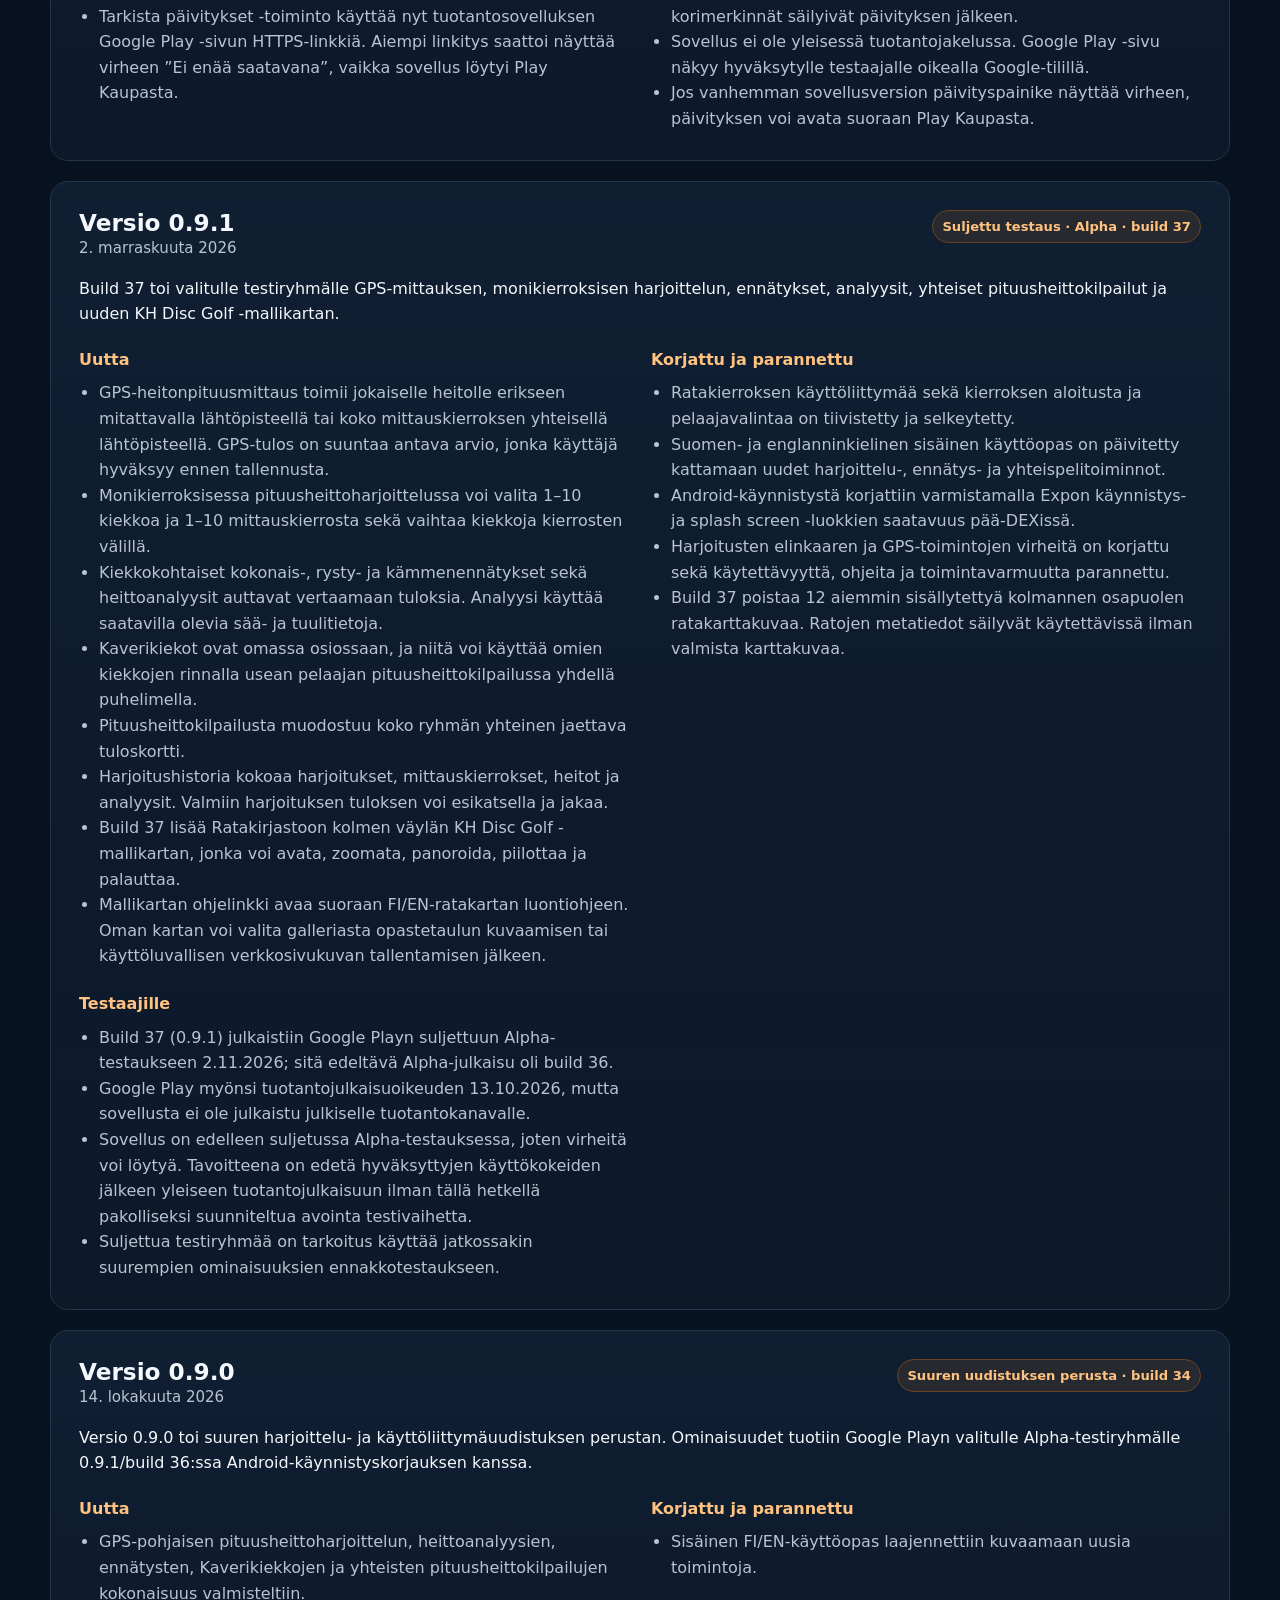
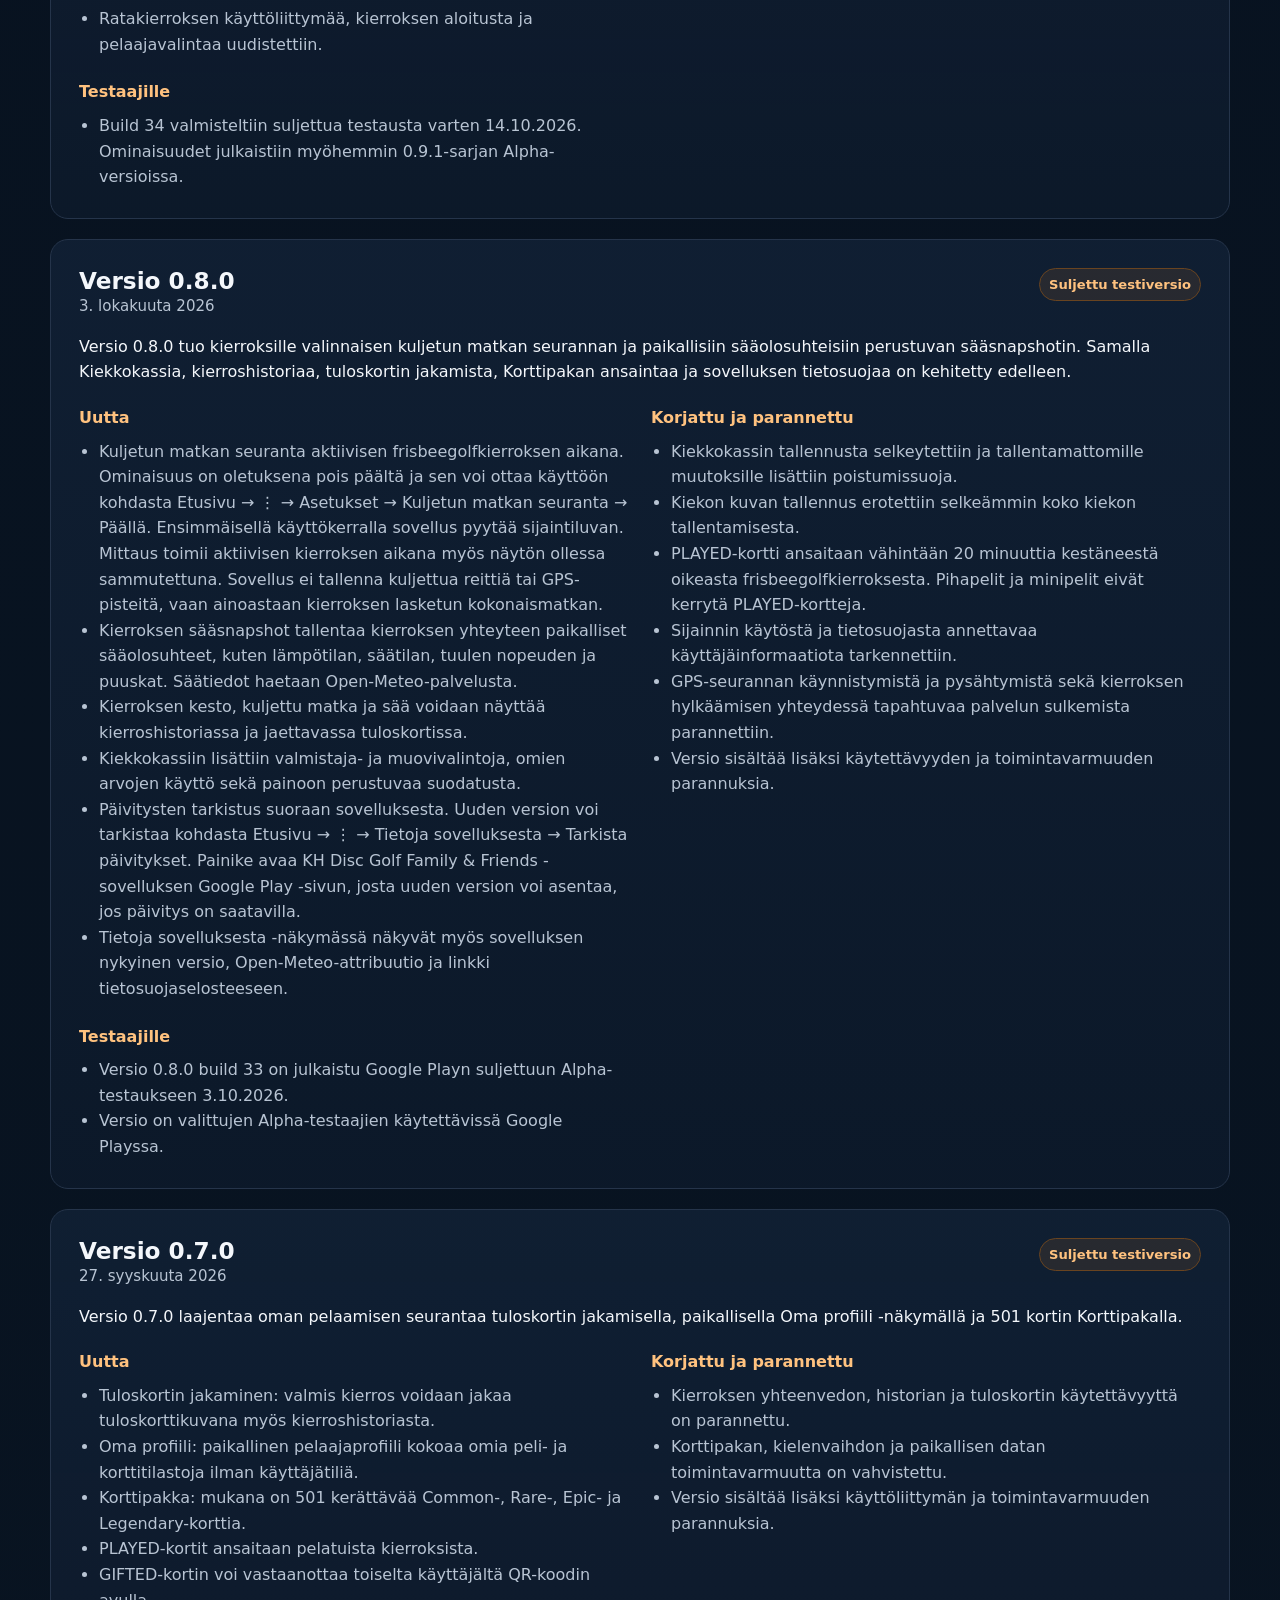
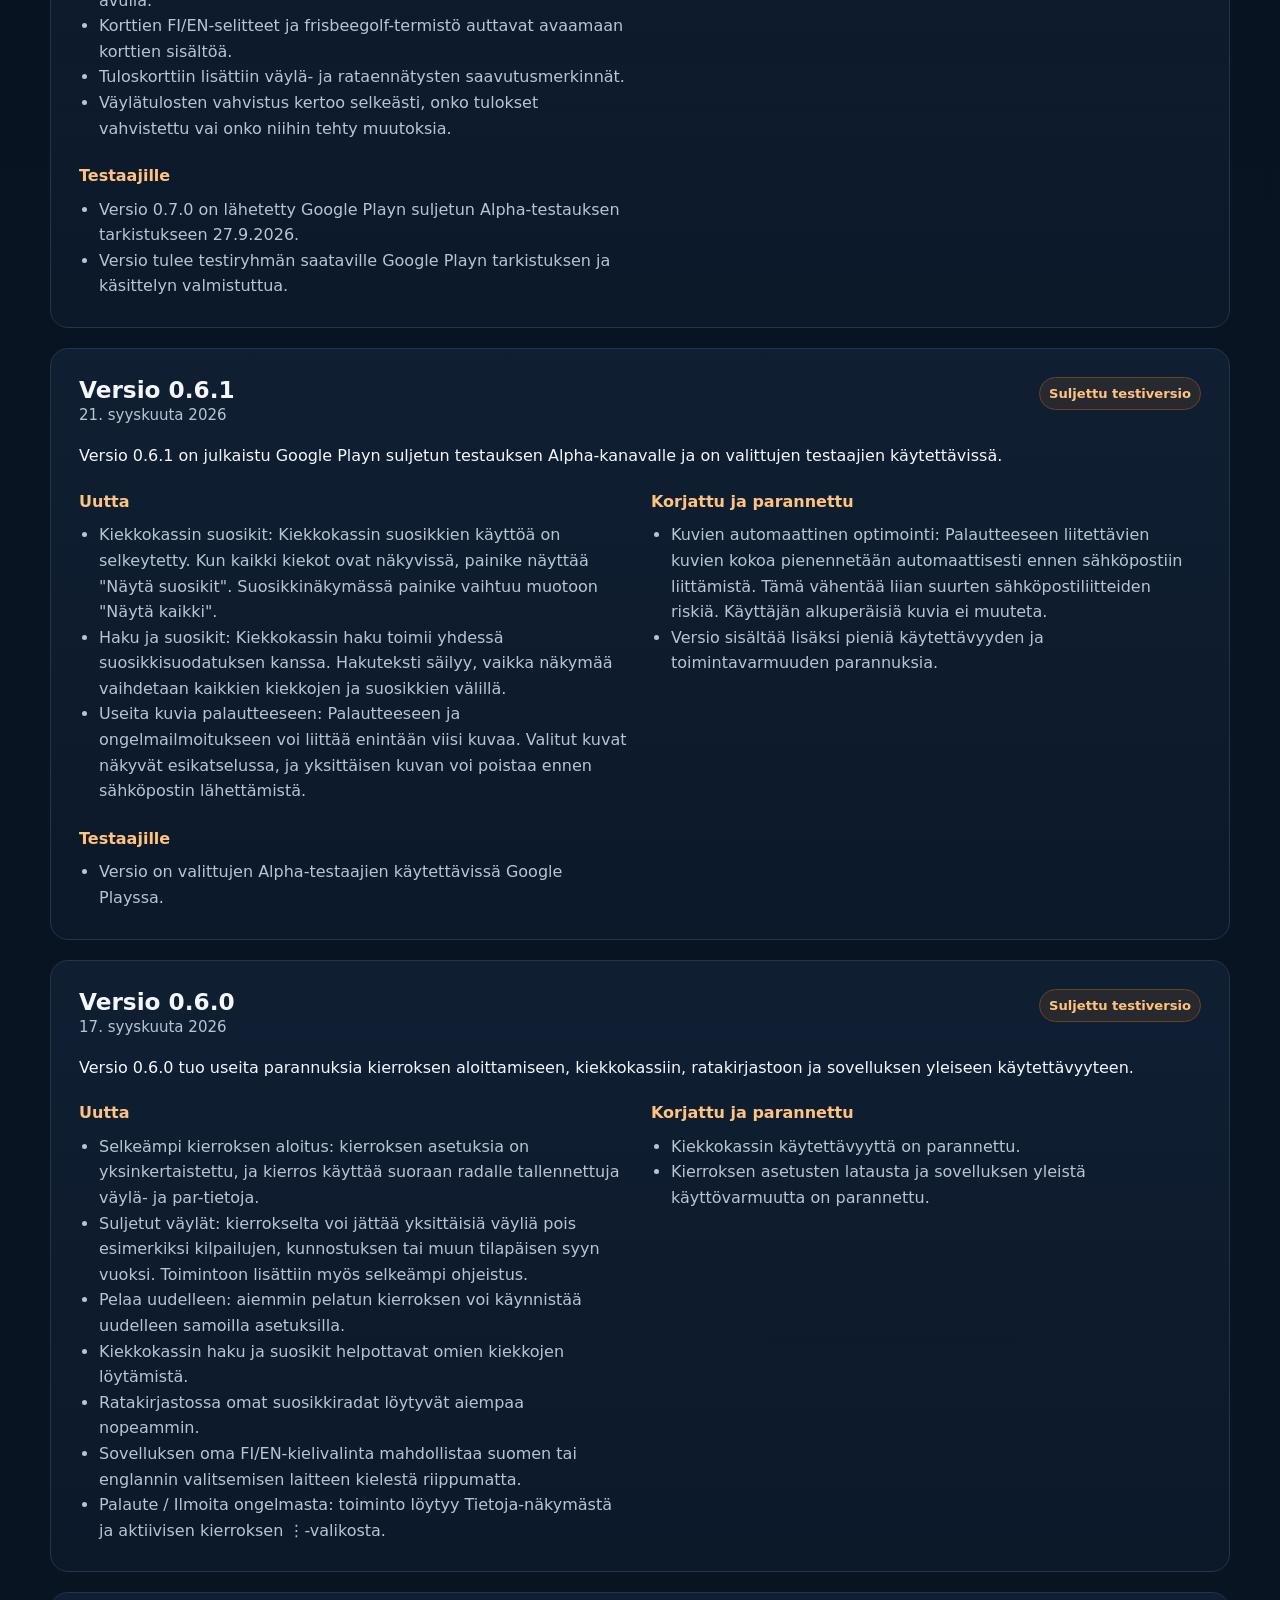
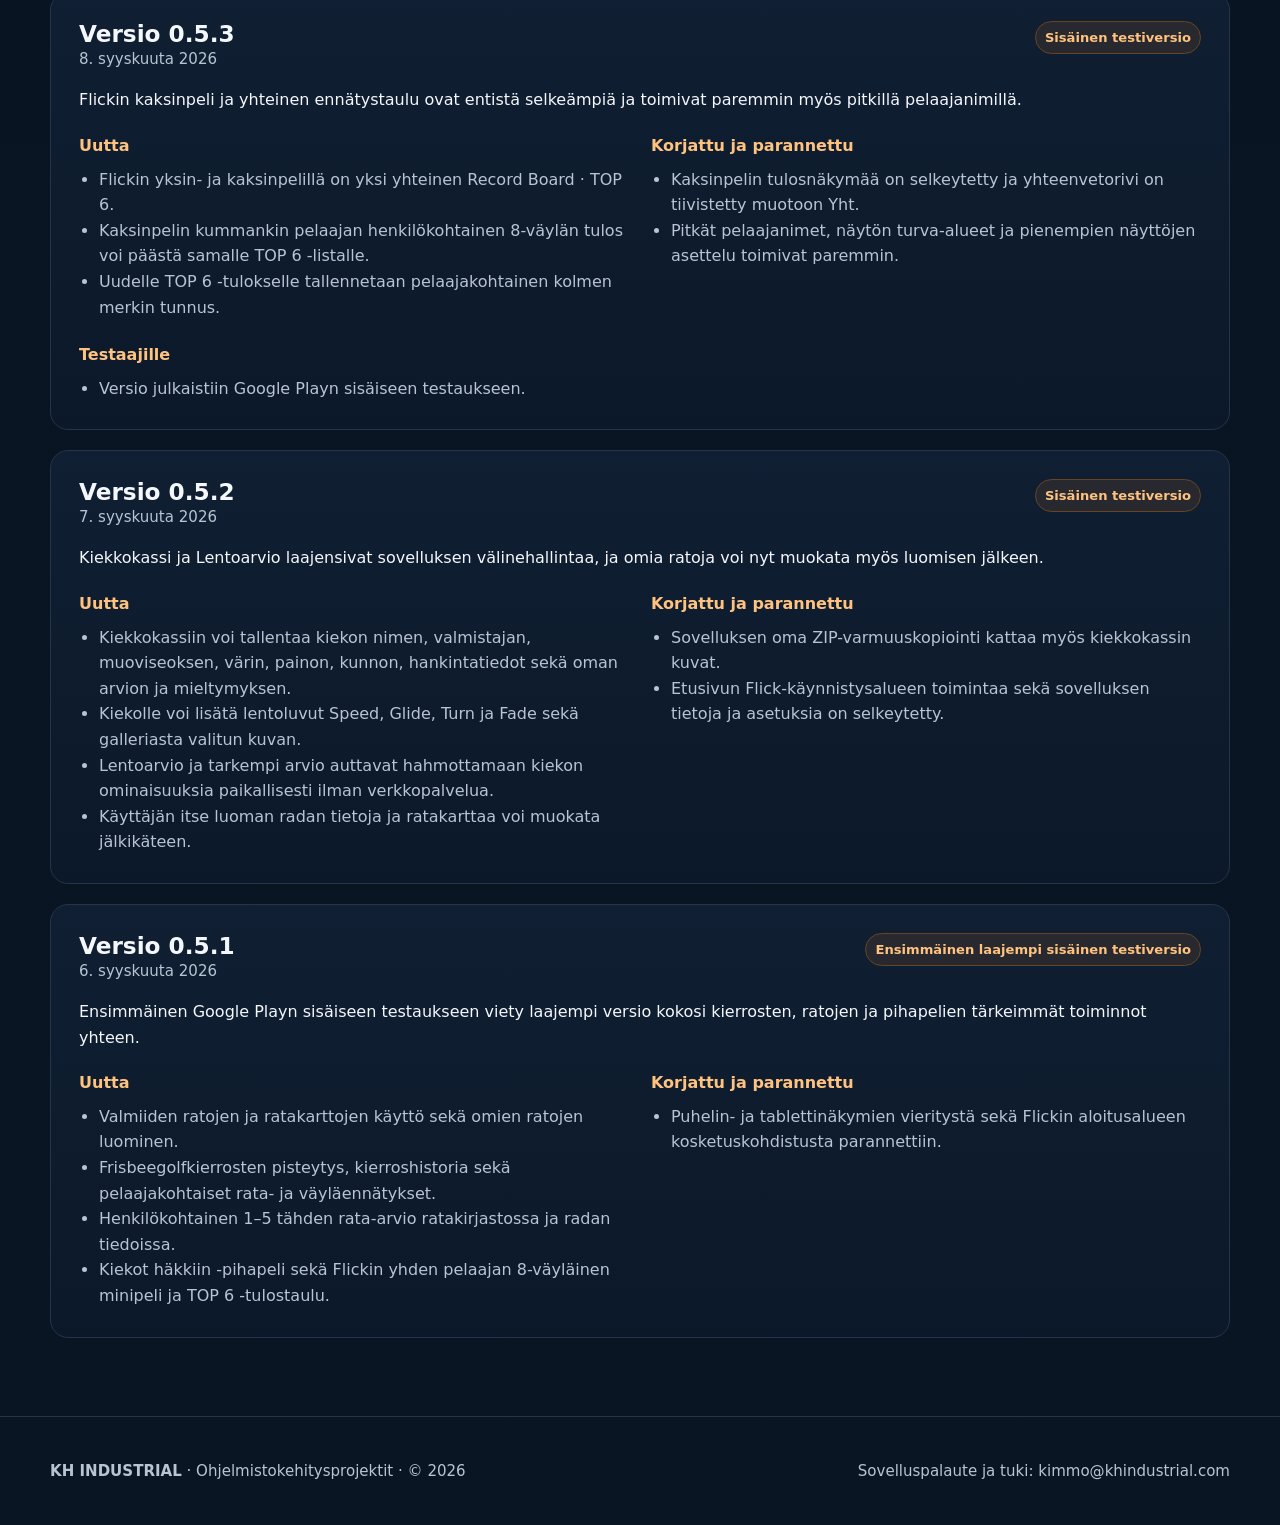
<file: kh-disc-golf/updates/index.html>
<!doctype html>
<html lang="fi">
<head>
  <meta charset="utf-8">
  <meta name="viewport" content="width=device-width,initial-scale=1">
  <title>KH Disc Golf – päivitykset ja versiohistoria | KH INDUSTRIAL</title>
  <meta name="description" content="KH DISC GOLF – FAMILY & FRIENDS -sovelluksen käyttäjälle tärkeät päivitykset ja versiohistoria.">
  <meta name="theme-color" content="#07111f">
  <link rel="canonical" href="https://khindustrial.com/kh-disc-golf/updates/">
  <link rel="alternate" hreflang="fi" href="https://khindustrial.com/kh-disc-golf/updates/">
  <link rel="alternate" hreflang="en" href="https://khindustrial.com/en/kh-disc-golf/updates/">
  <link rel="alternate" hreflang="x-default" href="https://khindustrial.com/kh-disc-golf/updates/">
  <link rel="stylesheet" href="/assets/styles.css">
</head>
<body>
<header class="site-header">
  <div class="wrap nav">
    <a class="brand" href="/"><span class="brand-mark">KH</span><span>KH INDUSTRIAL</span></a>
    <button class="menu-button" aria-expanded="false" aria-label="Avaa valikko">Valikko</button>
    <nav class="nav-links" aria-label="Päävalikko">
      <a href="/">Etusivu</a>
      <a href="/kh-disc-golf/">KH DISC GOLF</a>
      <a href="/kh-disc-golf/updates/" aria-current="page">Päivitykset</a>
      <a href="/kh-disc-golf/privacy/">Tietosuoja</a>
      <span class="language-switcher" aria-label="Kielivalinta"><a href="/kh-disc-golf/updates/" lang="fi" aria-current="page">FI</a><span aria-hidden="true">/</span><a href="/en/kh-disc-golf/updates/" lang="en" hreflang="en">EN</a></span>
    </nav>
  </div>
</header>
<main>
  <section class="hero compact-hero">
    <div class="wrap">
      <div class="eyebrow">KH DISC GOLF – FAMILY &amp; FRIENDS</div>
      <h1>Päivitykset ja versiohistoria</h1>
      <p class="lead">Täältä näet sovelluksen tärkeimmät käyttäjälle näkyvät muutokset ja kehityksen etenemisen. Uusin versio näytetään aina ensimmäisenä.</p>
      <p class="section-copy"><strong>Nykyinen Google Playn suljetun Alpha-testauksen versio on 0.9.1 / build 39, julkaistu 5.11.2026.</strong> Sovellus on edelleen vain hyväksytyn testiryhmän käytettävissä, eikä sitä ole julkaistu yleiseen tuotantojakeluun. Build 38 säilyy alla aiempana Alpha-julkaisuna.</p>
    </div>
  </section>
  <section class="section">
    <div class="wrap">
      <div id="disc-golf-release-history" class="release-list" aria-live="polite"></div>
    </div>
  </section>
</main>
<footer class="site-footer">
  <div class="wrap footer-grid">
    <div><strong>KH INDUSTRIAL</strong> · Ohjelmistokehitysprojektit · © <span data-year>2026</span></div>
    <div>Sovelluspalaute ja tuki: <a href="mailto:kimmo@khindustrial.com">kimmo@khindustrial.com</a></div>
  </div>
</footer>
<script src="/assets/disc-golf-versions.js"></script>
<script src="/assets/app.js"></script>
</body>
</html>
</file>
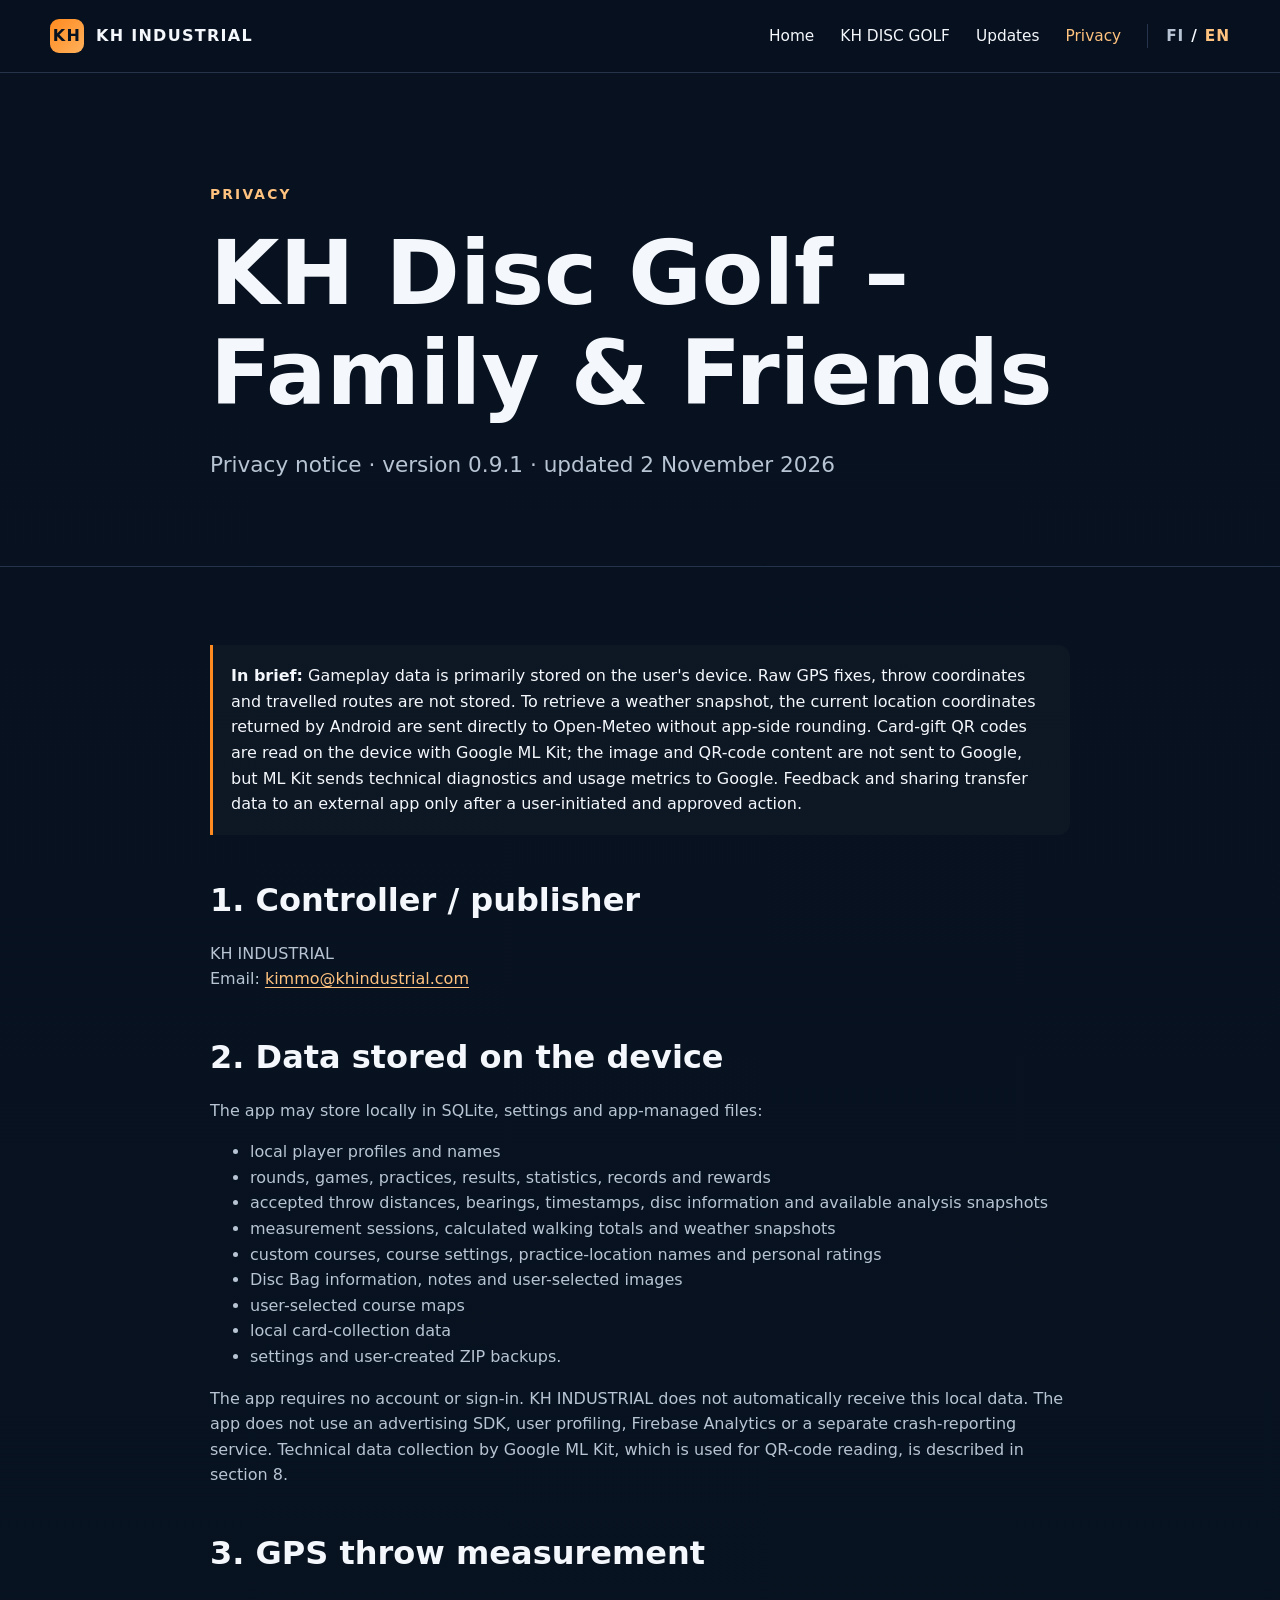
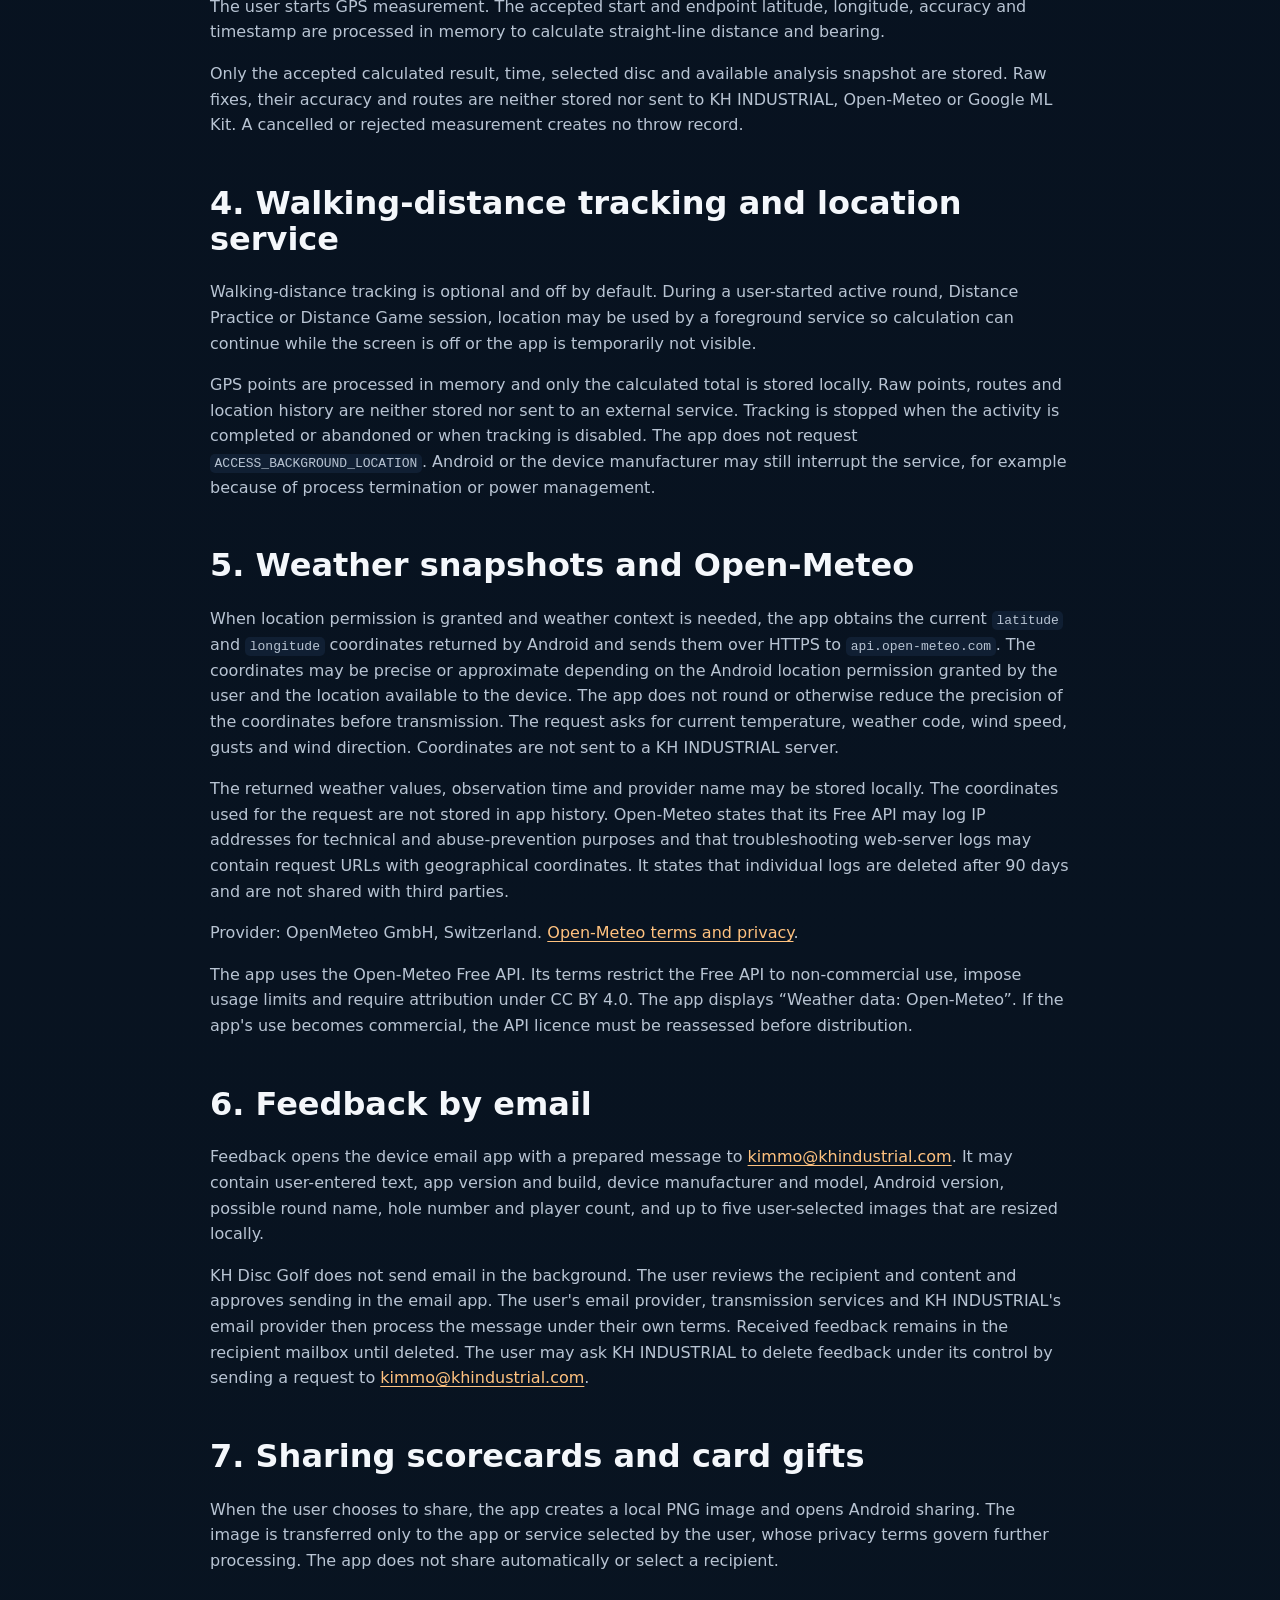
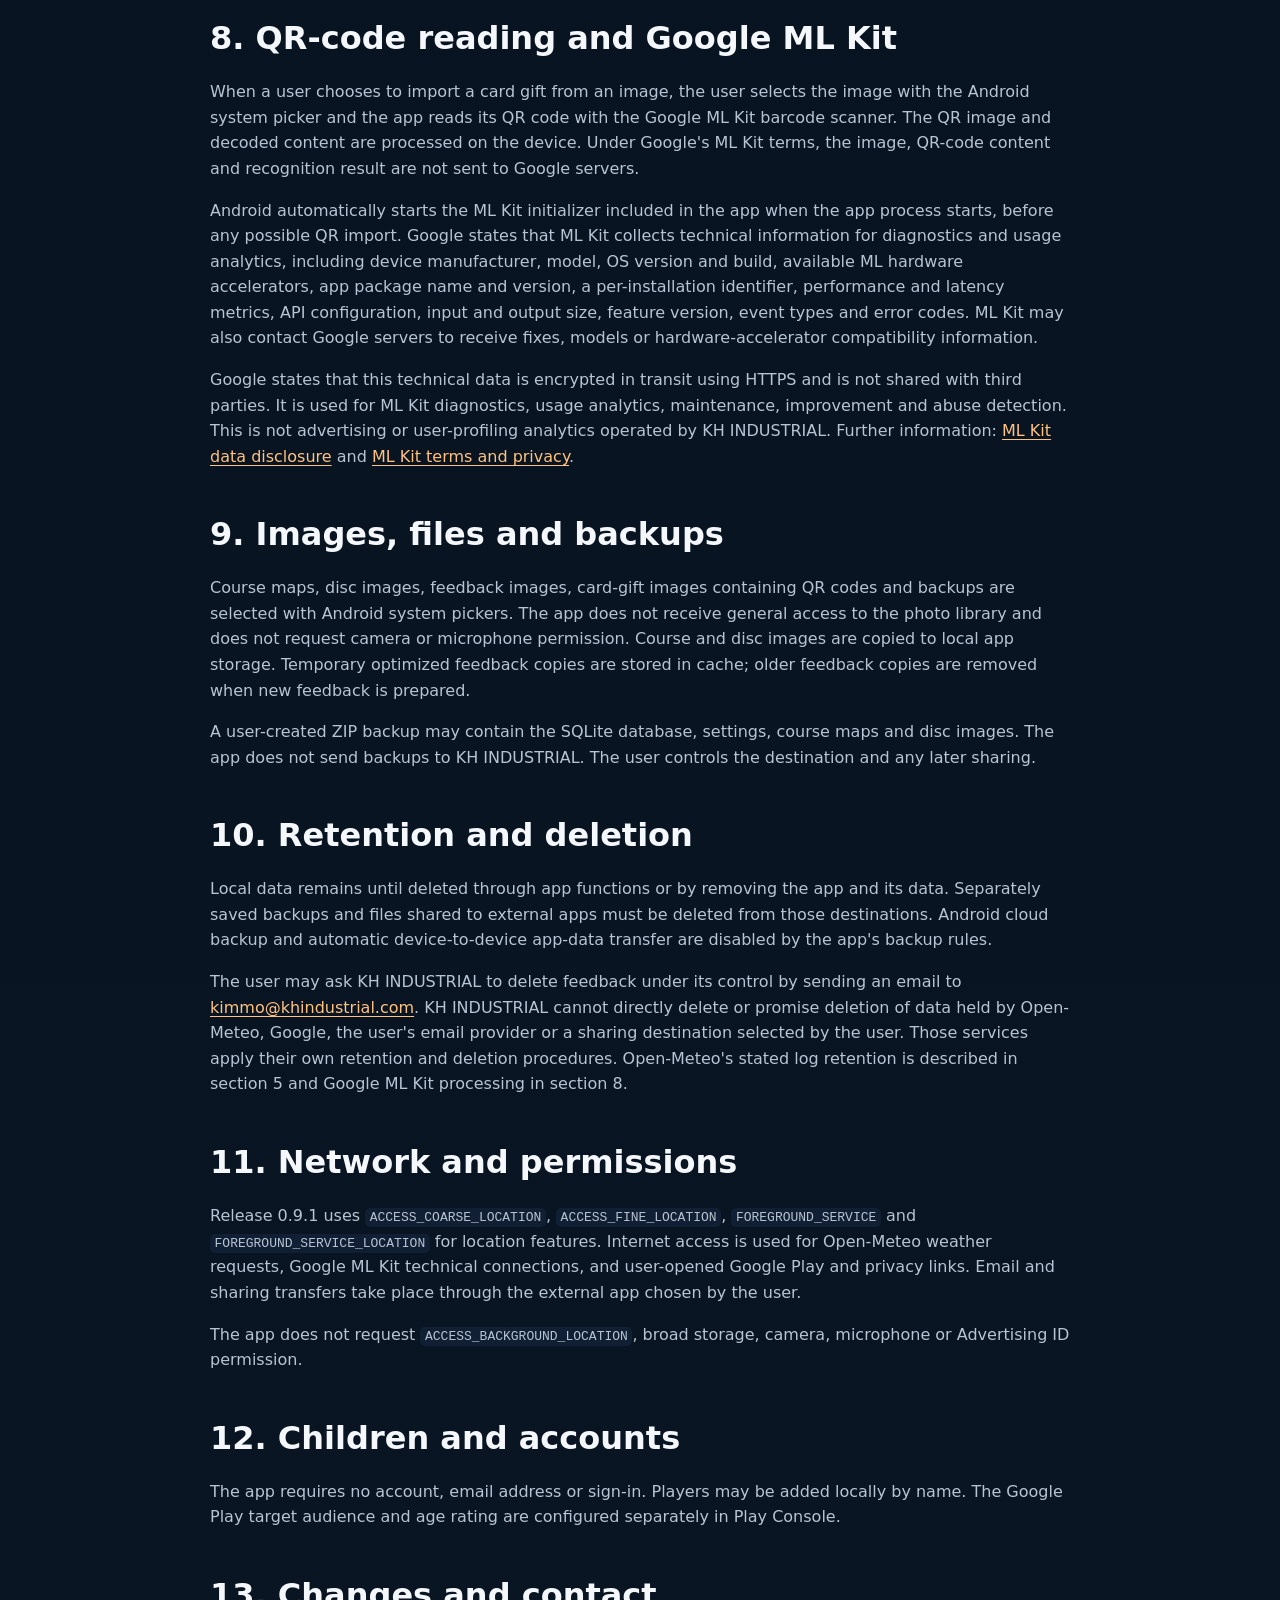
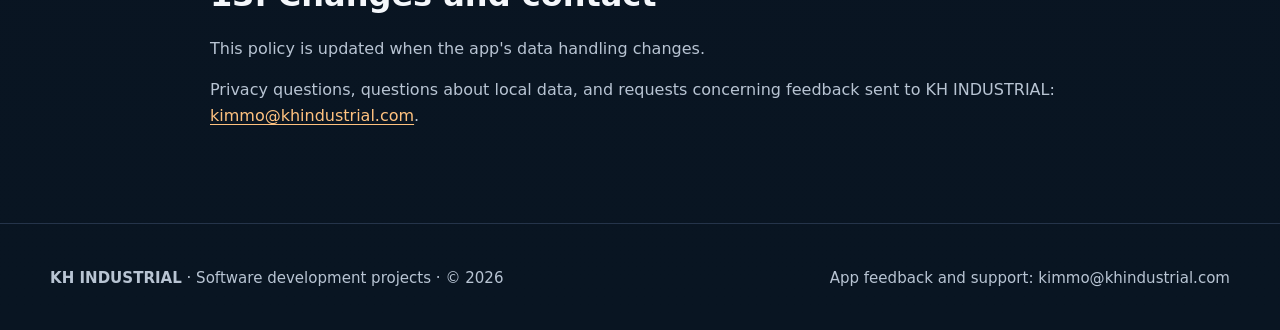
<file: en/kh-disc-golf/privacy/index.html>
<!doctype html>
<html lang="en">
<head>
  <meta charset="utf-8">
  <meta name="viewport" content="width=device-width,initial-scale=1">
  <title>Privacy | KH Disc Golf – Family &amp; Friends</title>
  <meta name="description" content="Privacy notice for KH Disc Golf – Family &amp; Friends.">
  <meta name="theme-color" content="#07111f">
  <link rel="canonical" href="https://khindustrial.com/en/kh-disc-golf/privacy/">
  <link rel="alternate" hreflang="fi" href="https://khindustrial.com/kh-disc-golf/privacy/">
  <link rel="alternate" hreflang="en" href="https://khindustrial.com/en/kh-disc-golf/privacy/">
  <link rel="alternate" hreflang="x-default" href="https://khindustrial.com/kh-disc-golf/privacy/">
  <link rel="stylesheet" href="/assets/styles.css">
</head>
<body>

<header class="site-header">
  <div class="wrap nav">
    <a class="brand" href="/">
      <span class="brand-mark">KH</span>
      <span>KH INDUSTRIAL</span>
    </a>
    <button class="menu-button" aria-expanded="false" aria-label="Open menu">Menu</button>
    <nav class="nav-links" aria-label="Main navigation">
      <a href="/">Home</a>
      <a href="/en/kh-disc-golf/">KH DISC GOLF</a>
      <a href="/en/kh-disc-golf/updates/">Updates</a>
      <a href="/en/kh-disc-golf/privacy/" aria-current="page">Privacy</a>
      <span class="language-switcher" aria-label="Language"><a href="/kh-disc-golf/privacy/" lang="fi" hreflang="fi">FI</a><span aria-hidden="true">/</span><a href="/en/kh-disc-golf/privacy/" lang="en" aria-current="page">EN</a></span>
    </nav>
  </div>
</header>

<main>
  <section class="hero" style="padding-bottom:50px">
    <div class="wrap content">
      <div class="eyebrow">Privacy</div>
      <h1>KH Disc Golf – Family &amp; Friends</h1>
      <p class="lead">Privacy notice · version 0.9.1 · updated 2 November 2026</p>
    </div>
  </section>

  <section class="section">
    <div class="wrap content">
      <div class="note"><strong>In brief:</strong> Gameplay data is primarily stored on the user's device. Raw GPS fixes, throw coordinates and travelled routes are not stored. To retrieve a weather snapshot, the current location coordinates returned by Android are sent directly to Open-Meteo without app-side rounding. Card-gift QR codes are read on the device with Google ML Kit; the image and QR-code content are not sent to Google, but ML Kit sends technical diagnostics and usage metrics to Google. Feedback and sharing transfer data to an external app only after a user-initiated and approved action.</div>

      <h2>1. Controller / publisher</h2>
      <p>KH INDUSTRIAL<br>
      Email: <a href="mailto:kimmo@khindustrial.com">kimmo@khindustrial.com</a></p>

      <h2>2. Data stored on the device</h2>
      <p>The app may store locally in SQLite, settings and app-managed files:</p>
      <ul>
        <li>local player profiles and names</li>
        <li>rounds, games, practices, results, statistics, records and rewards</li>
        <li>accepted throw distances, bearings, timestamps, disc information and available analysis snapshots</li>
        <li>measurement sessions, calculated walking totals and weather snapshots</li>
        <li>custom courses, course settings, practice-location names and personal ratings</li>
        <li>Disc Bag information, notes and user-selected images</li>
        <li>user-selected course maps</li>
        <li>local card-collection data</li>
        <li>settings and user-created ZIP backups.</li>
      </ul>
      <p>The app requires no account or sign-in. KH INDUSTRIAL does not automatically receive this local data. The app does not use an advertising SDK, user profiling, Firebase Analytics or a separate crash-reporting service. Technical data collection by Google ML Kit, which is used for QR-code reading, is described in section 8.</p>

      <h2>3. GPS throw measurement</h2>
      <p>The user starts GPS measurement. The accepted start and endpoint latitude, longitude, accuracy and timestamp are processed in memory to calculate straight-line distance and bearing.</p>
      <p>Only the accepted calculated result, time, selected disc and available analysis snapshot are stored. Raw fixes, their accuracy and routes are neither stored nor sent to KH INDUSTRIAL, Open-Meteo or Google ML Kit. A cancelled or rejected measurement creates no throw record.</p>

      <h2>4. Walking-distance tracking and location service</h2>
      <p>Walking-distance tracking is optional and off by default. During a user-started active round, Distance Practice or Distance Game session, location may be used by a foreground service so calculation can continue while the screen is off or the app is temporarily not visible.</p>
      <p>GPS points are processed in memory and only the calculated total is stored locally. Raw points, routes and location history are neither stored nor sent to an external service. Tracking is stopped when the activity is completed or abandoned or when tracking is disabled. The app does not request <code>ACCESS_BACKGROUND_LOCATION</code>. Android or the device manufacturer may still interrupt the service, for example because of process termination or power management.</p>

      <h2>5. Weather snapshots and Open-Meteo</h2>
      <p>When location permission is granted and weather context is needed, the app obtains the current <code>latitude</code> and <code>longitude</code> coordinates returned by Android and sends them over HTTPS to <code>api.open-meteo.com</code>. The coordinates may be precise or approximate depending on the Android location permission granted by the user and the location available to the device. The app does not round or otherwise reduce the precision of the coordinates before transmission. The request asks for current temperature, weather code, wind speed, gusts and wind direction. Coordinates are not sent to a KH INDUSTRIAL server.</p>
      <p>The returned weather values, observation time and provider name may be stored locally. The coordinates used for the request are not stored in app history. Open-Meteo states that its Free API may log IP addresses for technical and abuse-prevention purposes and that troubleshooting web-server logs may contain request URLs with geographical coordinates. It states that individual logs are deleted after 90 days and are not shared with third parties.</p>
      <p>Provider: OpenMeteo GmbH, Switzerland. <a href="https://open-meteo.com/en/terms" rel="noopener noreferrer">Open-Meteo terms and privacy</a>.</p>
      <p>The app uses the Open-Meteo Free API. Its terms restrict the Free API to non-commercial use, impose usage limits and require attribution under CC BY 4.0. The app displays “Weather data: Open-Meteo”. If the app's use becomes commercial, the API licence must be reassessed before distribution.</p>

      <h2>6. Feedback by email</h2>
      <p>Feedback opens the device email app with a prepared message to <a href="mailto:kimmo@khindustrial.com">kimmo@khindustrial.com</a>. It may contain user-entered text, app version and build, device manufacturer and model, Android version, possible round name, hole number and player count, and up to five user-selected images that are resized locally.</p>
      <p>KH Disc Golf does not send email in the background. The user reviews the recipient and content and approves sending in the email app. The user's email provider, transmission services and KH INDUSTRIAL's email provider then process the message under their own terms. Received feedback remains in the recipient mailbox until deleted. The user may ask KH INDUSTRIAL to delete feedback under its control by sending a request to <a href="mailto:kimmo@khindustrial.com">kimmo@khindustrial.com</a>.</p>

      <h2>7. Sharing scorecards and card gifts</h2>
      <p>When the user chooses to share, the app creates a local PNG image and opens Android sharing. The image is transferred only to the app or service selected by the user, whose privacy terms govern further processing. The app does not share automatically or select a recipient.</p>

      <h2>8. QR-code reading and Google ML Kit</h2>
      <p>When a user chooses to import a card gift from an image, the user selects the image with the Android system picker and the app reads its QR code with the Google ML Kit barcode scanner. The QR image and decoded content are processed on the device. Under Google's ML Kit terms, the image, QR-code content and recognition result are not sent to Google servers.</p>
      <p>Android automatically starts the ML Kit initializer included in the app when the app process starts, before any possible QR import. Google states that ML Kit collects technical information for diagnostics and usage analytics, including device manufacturer, model, OS version and build, available ML hardware accelerators, app package name and version, a per-installation identifier, performance and latency metrics, API configuration, input and output size, feature version, event types and error codes. ML Kit may also contact Google servers to receive fixes, models or hardware-accelerator compatibility information.</p>
      <p>Google states that this technical data is encrypted in transit using HTTPS and is not shared with third parties. It is used for ML Kit diagnostics, usage analytics, maintenance, improvement and abuse detection. This is not advertising or user-profiling analytics operated by KH INDUSTRIAL. Further information: <a href="https://developers.google.com/ml-kit/android-data-disclosure" rel="noopener noreferrer">ML Kit data disclosure</a> and <a href="https://developers.google.com/ml-kit/terms" rel="noopener noreferrer">ML Kit terms and privacy</a>.</p>

      <h2>9. Images, files and backups</h2>
      <p>Course maps, disc images, feedback images, card-gift images containing QR codes and backups are selected with Android system pickers. The app does not receive general access to the photo library and does not request camera or microphone permission. Course and disc images are copied to local app storage. Temporary optimized feedback copies are stored in cache; older feedback copies are removed when new feedback is prepared.</p>
      <p>A user-created ZIP backup may contain the SQLite database, settings, course maps and disc images. The app does not send backups to KH INDUSTRIAL. The user controls the destination and any later sharing.</p>

      <h2>10. Retention and deletion</h2>
      <p>Local data remains until deleted through app functions or by removing the app and its data. Separately saved backups and files shared to external apps must be deleted from those destinations. Android cloud backup and automatic device-to-device app-data transfer are disabled by the app's backup rules.</p>
      <p>The user may ask KH INDUSTRIAL to delete feedback under its control by sending an email to <a href="mailto:kimmo@khindustrial.com">kimmo@khindustrial.com</a>. KH INDUSTRIAL cannot directly delete or promise deletion of data held by Open-Meteo, Google, the user's email provider or a sharing destination selected by the user. Those services apply their own retention and deletion procedures. Open-Meteo's stated log retention is described in section 5 and Google ML Kit processing in section 8.</p>

      <h2>11. Network and permissions</h2>
      <p>Release 0.9.1 uses <code>ACCESS_COARSE_LOCATION</code>, <code>ACCESS_FINE_LOCATION</code>, <code>FOREGROUND_SERVICE</code> and <code>FOREGROUND_SERVICE_LOCATION</code> for location features. Internet access is used for Open-Meteo weather requests, Google ML Kit technical connections, and user-opened Google Play and privacy links. Email and sharing transfers take place through the external app chosen by the user.</p>
      <p>The app does not request <code>ACCESS_BACKGROUND_LOCATION</code>, broad storage, camera, microphone or Advertising ID permission.</p>

      <h2>12. Children and accounts</h2>
      <p>The app requires no account, email address or sign-in. Players may be added locally by name. The Google Play target audience and age rating are configured separately in Play Console.</p>

      <h2>13. Changes and contact</h2>
      <p>This policy is updated when the app's data handling changes.</p>
      <p>Privacy questions, questions about local data, and requests concerning feedback sent to KH INDUSTRIAL: <a href="mailto:kimmo@khindustrial.com">kimmo@khindustrial.com</a>.</p>
    </div>
  </section>
</main>

<footer class="site-footer">
  <div class="wrap footer-grid">
    <div><strong>KH INDUSTRIAL</strong> · Software development projects · © <span data-year>2026</span></div>
    <div>App feedback and support: <a href="mailto:kimmo@khindustrial.com">kimmo@khindustrial.com</a></div>
  </div>
</footer>
<script src="/assets/app.js"></script>

</body>
</html>
</file>
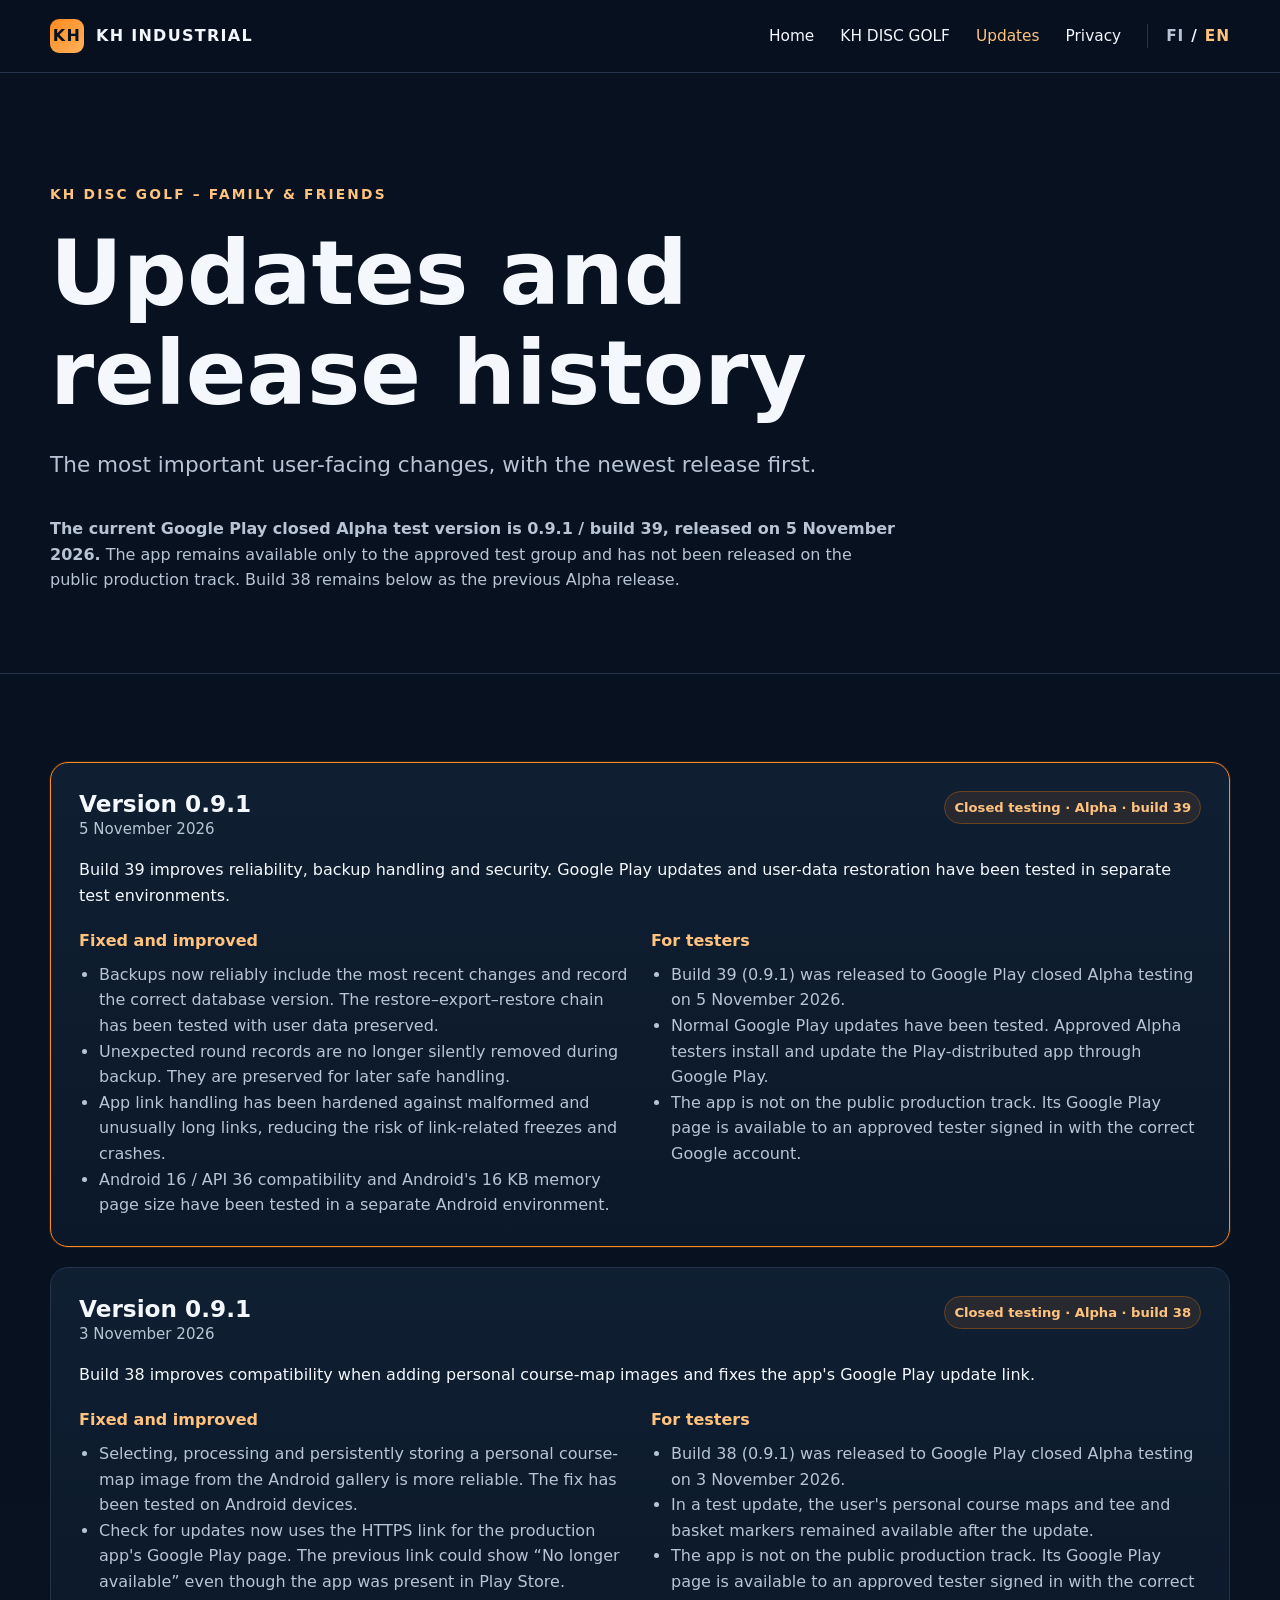
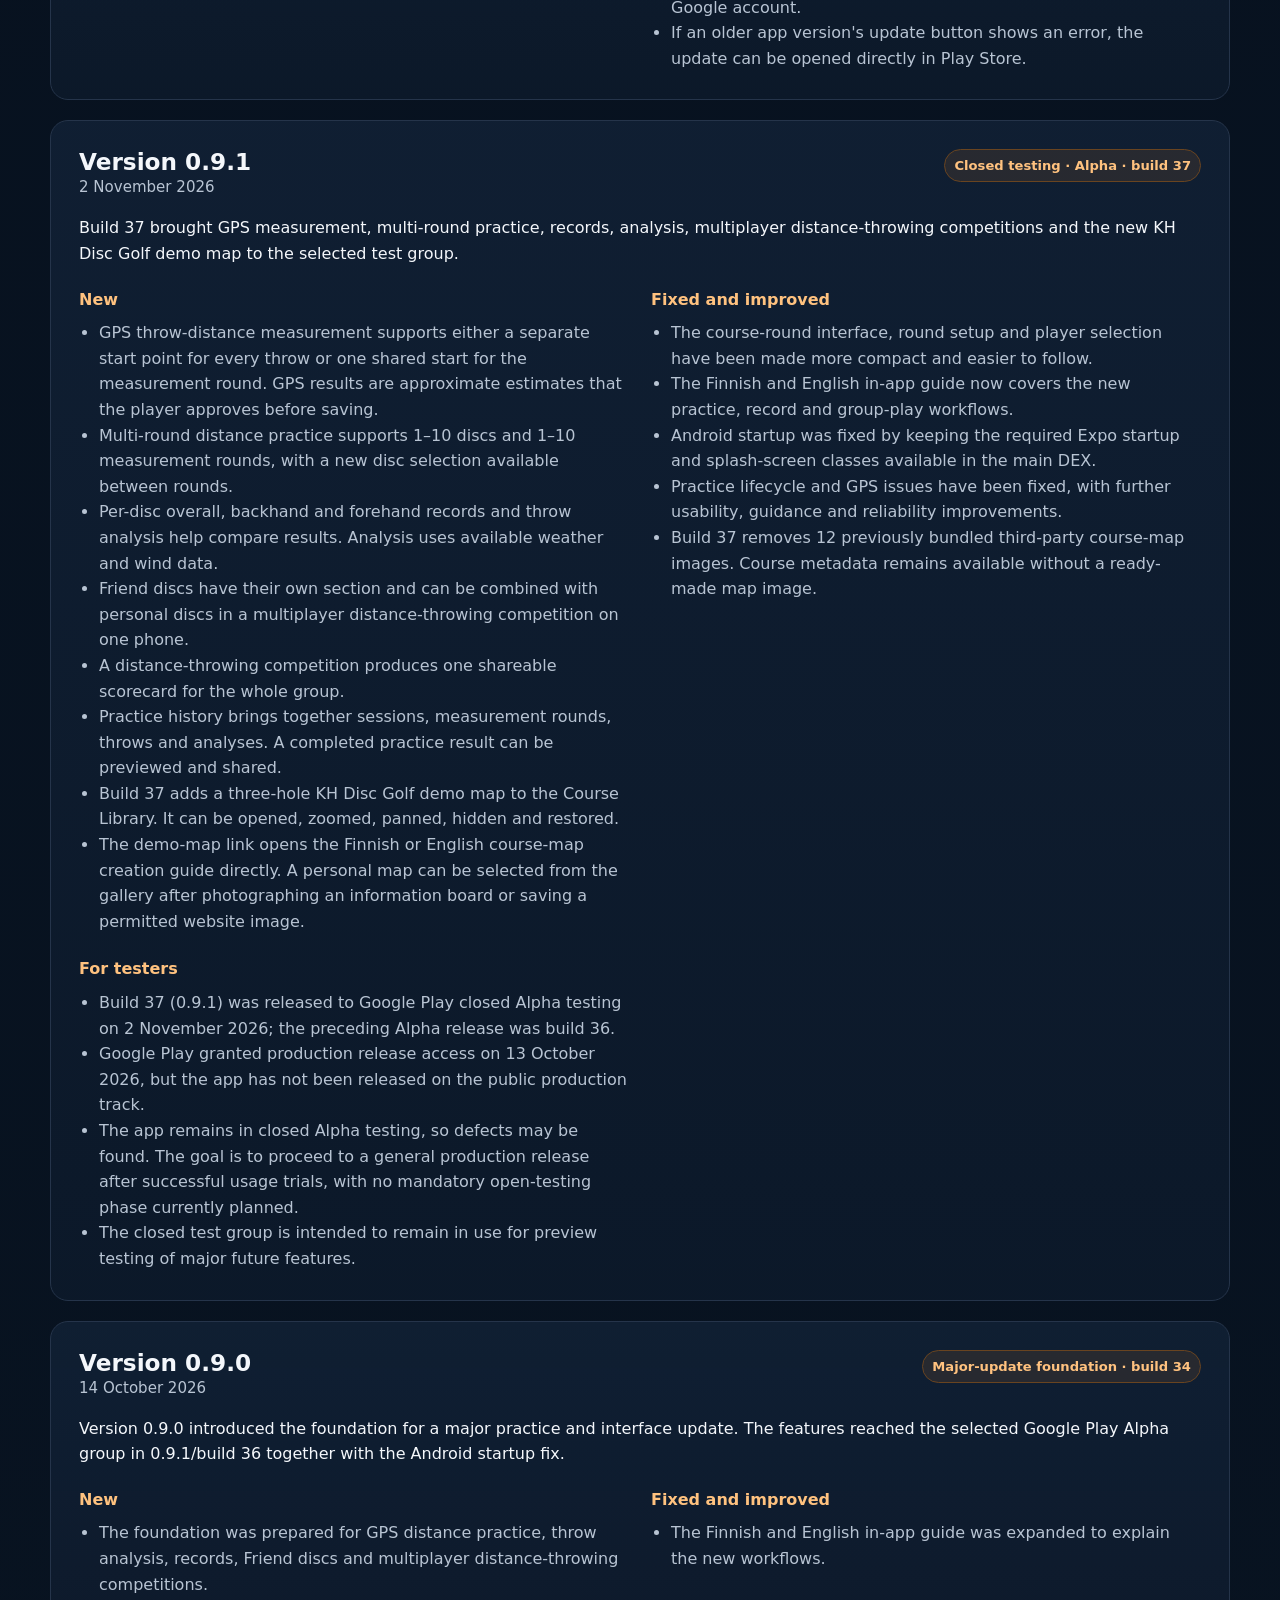
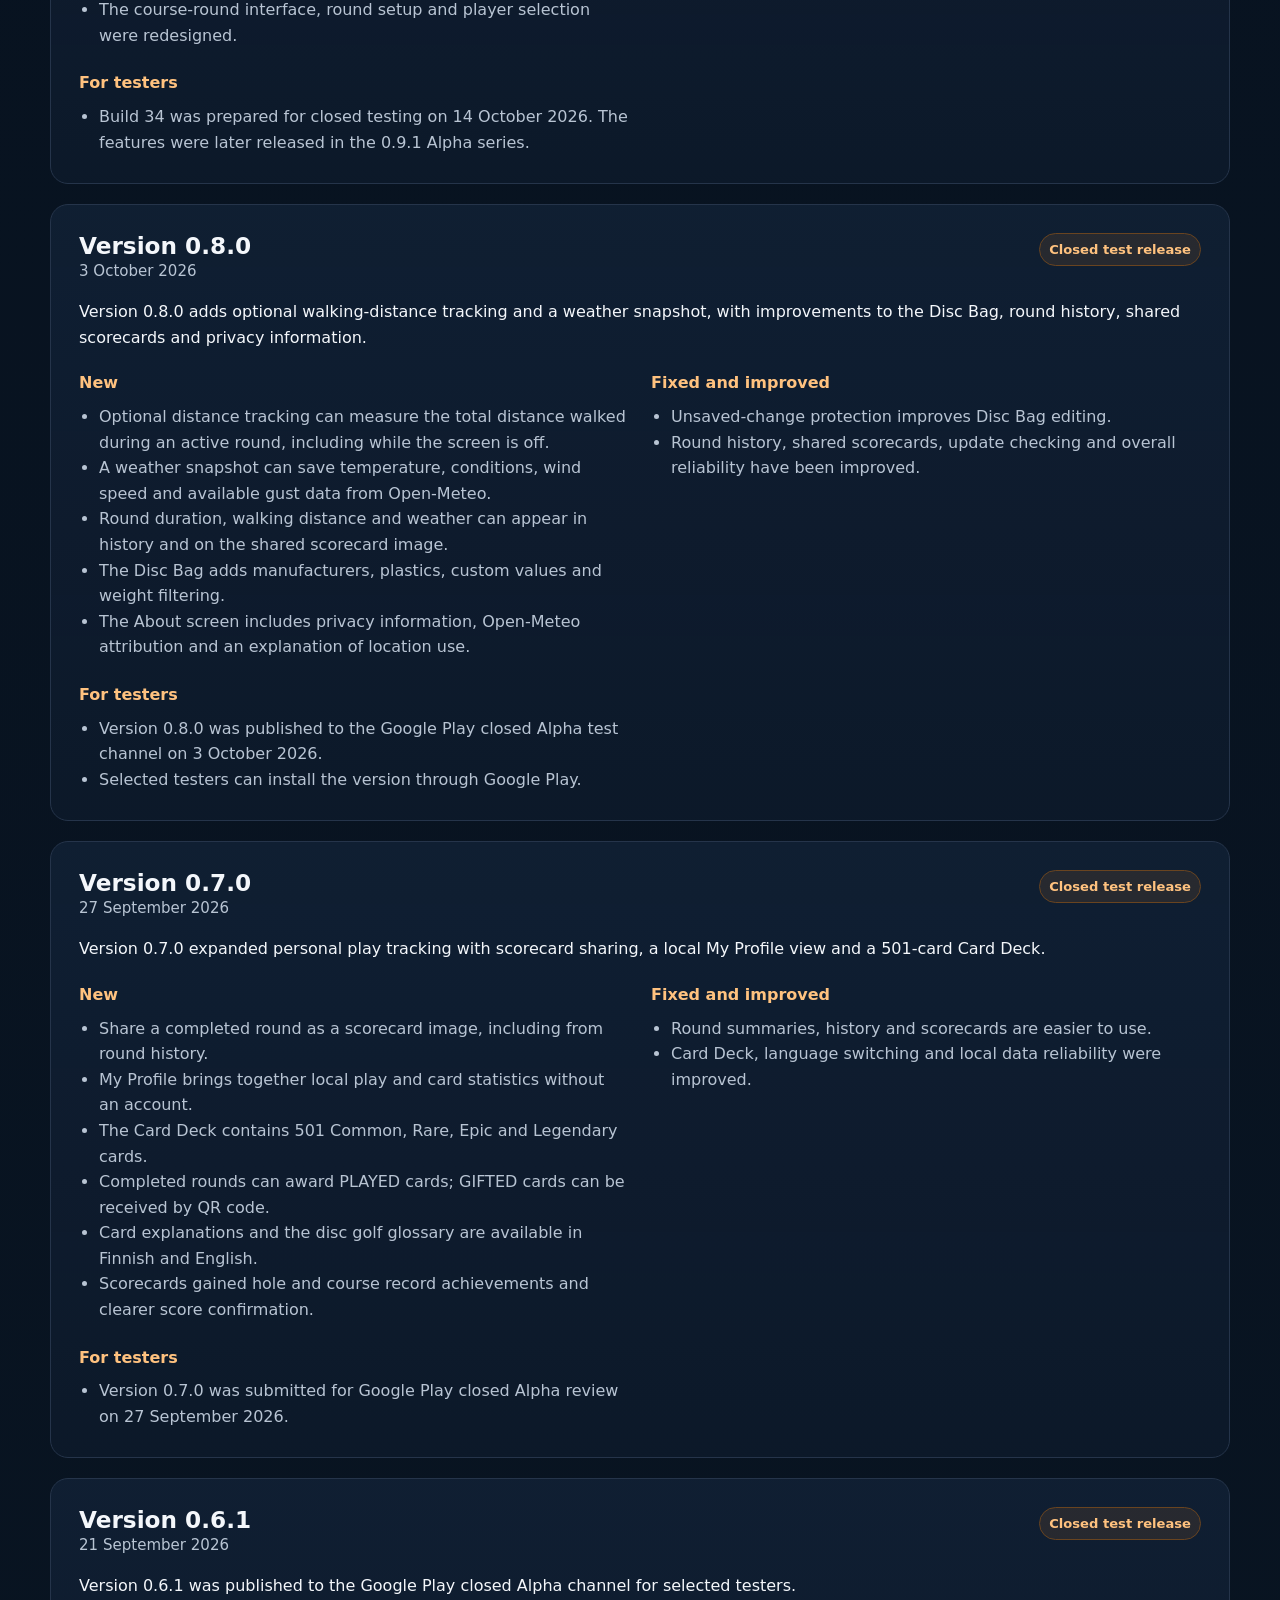
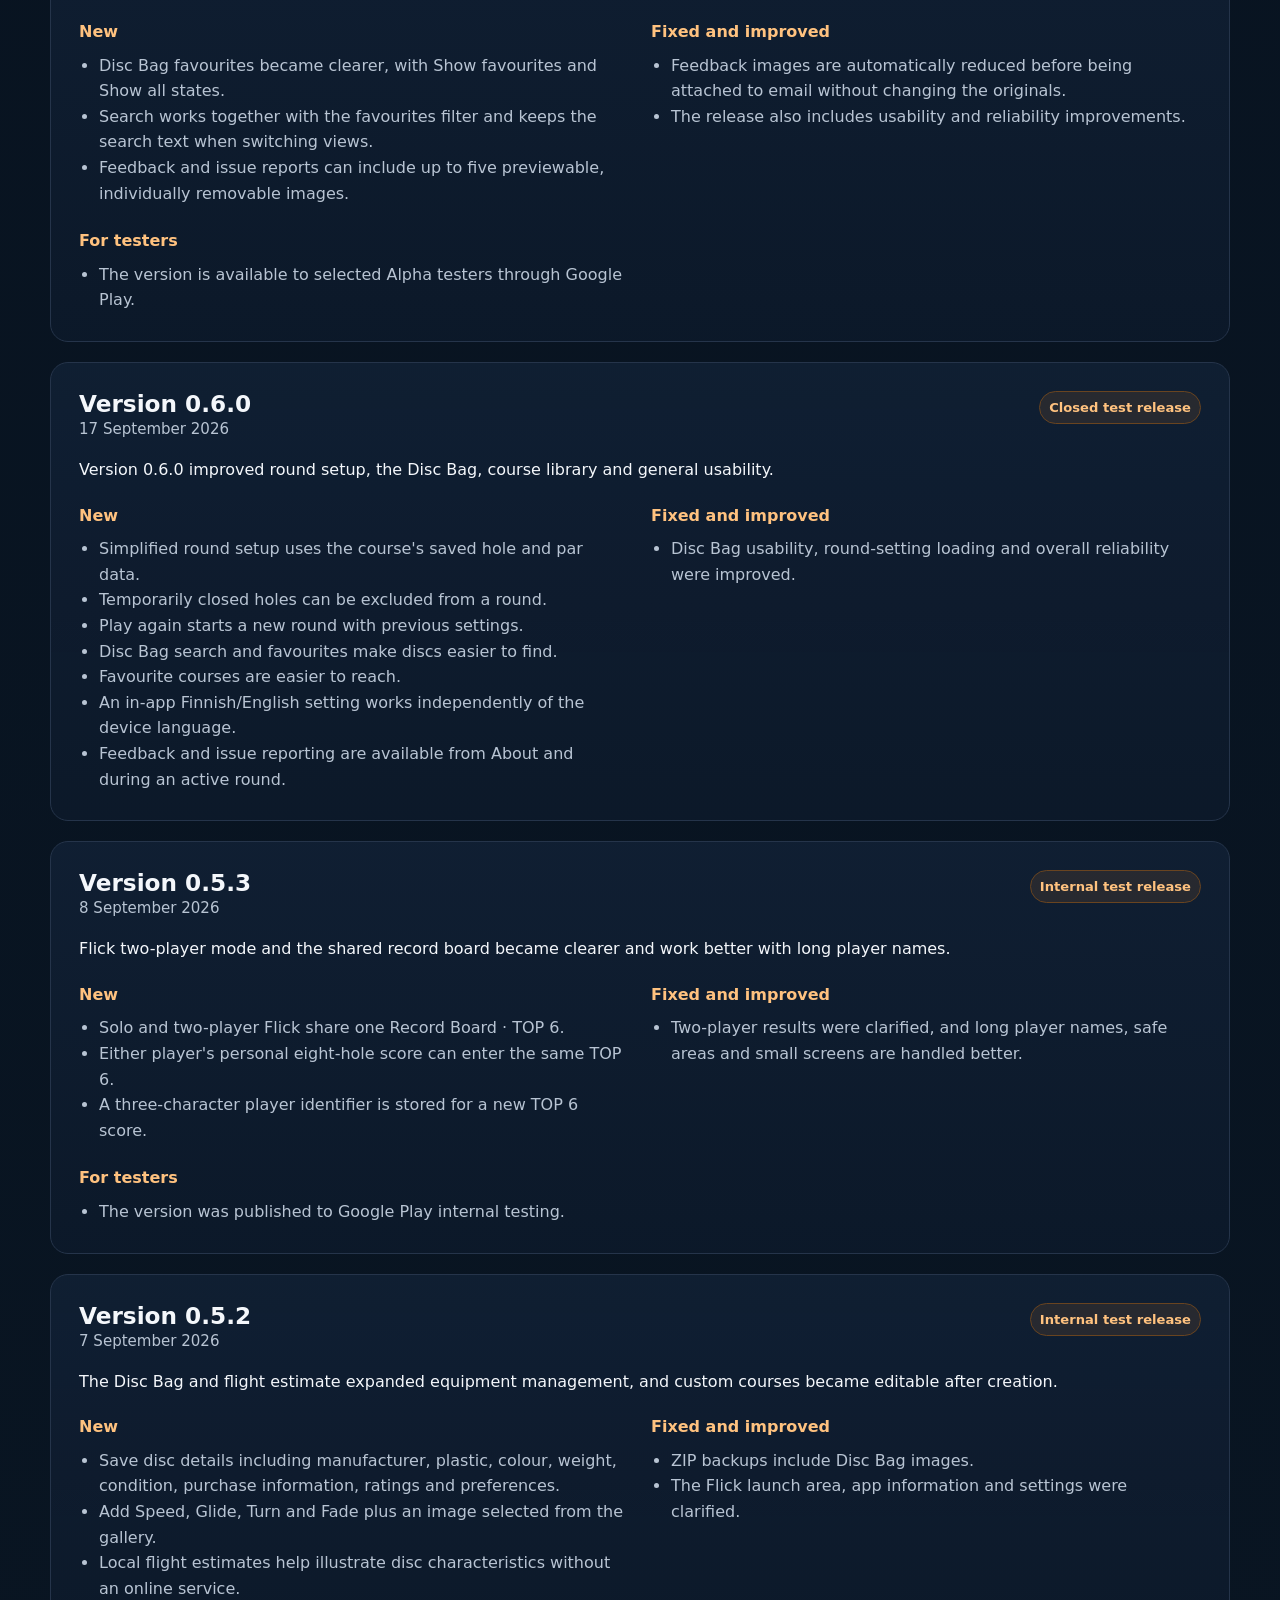
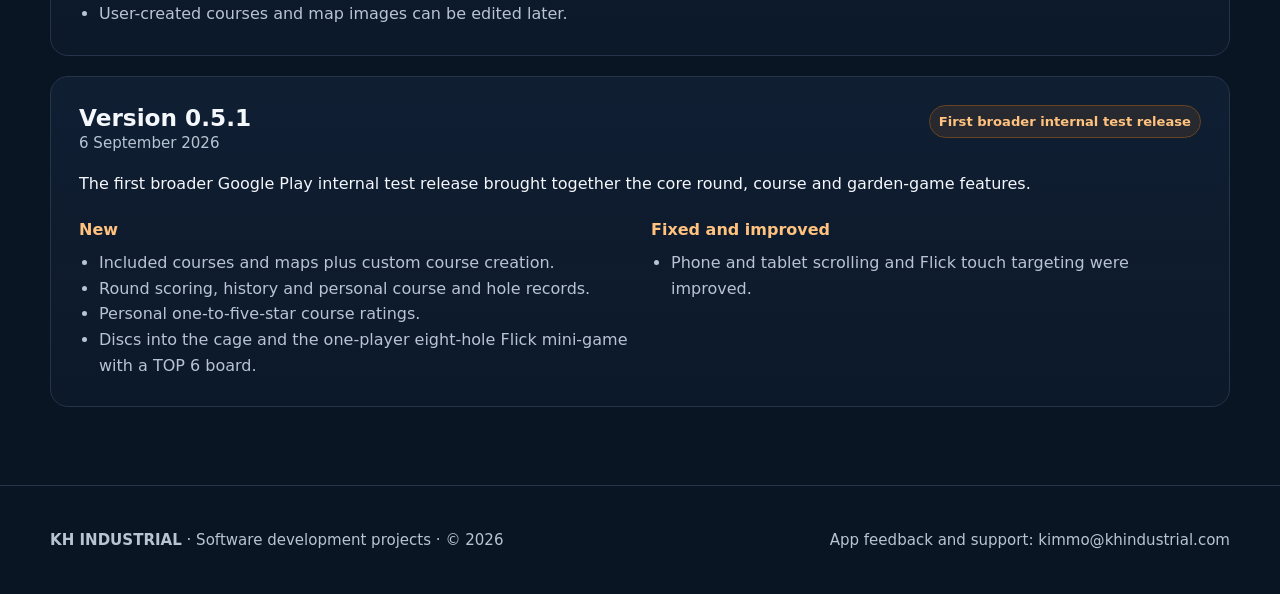
<file: en/kh-disc-golf/updates/index.html>
<!doctype html>
<html lang="en">
<head>
  <meta charset="utf-8"><meta name="viewport" content="width=device-width,initial-scale=1">
  <title>KH Disc Golf – updates and release history | KH INDUSTRIAL</title>
  <meta name="description" content="User-facing updates and release history for KH Disc Golf – Family & Friends."><meta name="theme-color" content="#07111f">
  <link rel="canonical" href="https://khindustrial.com/en/kh-disc-golf/updates/">
  <link rel="alternate" hreflang="fi" href="https://khindustrial.com/kh-disc-golf/updates/"><link rel="alternate" hreflang="en" href="https://khindustrial.com/en/kh-disc-golf/updates/"><link rel="alternate" hreflang="x-default" href="https://khindustrial.com/kh-disc-golf/updates/">
  <link rel="stylesheet" href="/assets/styles.css">
</head>
<body>
<header class="site-header"><div class="wrap nav"><a class="brand" href="/"><span class="brand-mark">KH</span><span>KH INDUSTRIAL</span></a><button class="menu-button" aria-expanded="false" aria-label="Open menu">Menu</button><nav class="nav-links" aria-label="Main navigation"><a href="/">Home</a><a href="/en/kh-disc-golf/">KH DISC GOLF</a><a href="/en/kh-disc-golf/updates/" aria-current="page">Updates</a><a href="/en/kh-disc-golf/privacy/">Privacy</a><span class="language-switcher" aria-label="Language"><a href="/kh-disc-golf/updates/" lang="fi" hreflang="fi">FI</a><span aria-hidden="true">/</span><a href="/en/kh-disc-golf/updates/" lang="en" aria-current="page">EN</a></span></nav></div></header>
<main><section class="hero compact-hero"><div class="wrap"><div class="eyebrow">KH Disc Golf – Family &amp; Friends</div><h1>Updates and release history</h1><p class="lead">The most important user-facing changes, with the newest release first.</p><p class="section-copy"><strong>The current Google Play closed Alpha test version is 0.9.1 / build 39, released on 5 November 2026.</strong> The app remains available only to the approved test group and has not been released on the public production track. Build 38 remains below as the previous Alpha release.</p></div></section><section class="section"><div class="wrap"><div id="disc-golf-release-history" class="release-list" aria-live="polite"></div></div></section></main>
<footer class="site-footer"><div class="wrap footer-grid"><div><strong>KH INDUSTRIAL</strong> · Software development projects · © <span data-year>2026</span></div><div>App feedback and support: <a href="mailto:kimmo@khindustrial.com">kimmo@khindustrial.com</a></div></div></footer>
<script src="/assets/disc-golf-versions-en.js"></script><script src="/assets/app.js"></script>
</body></html>
</file>
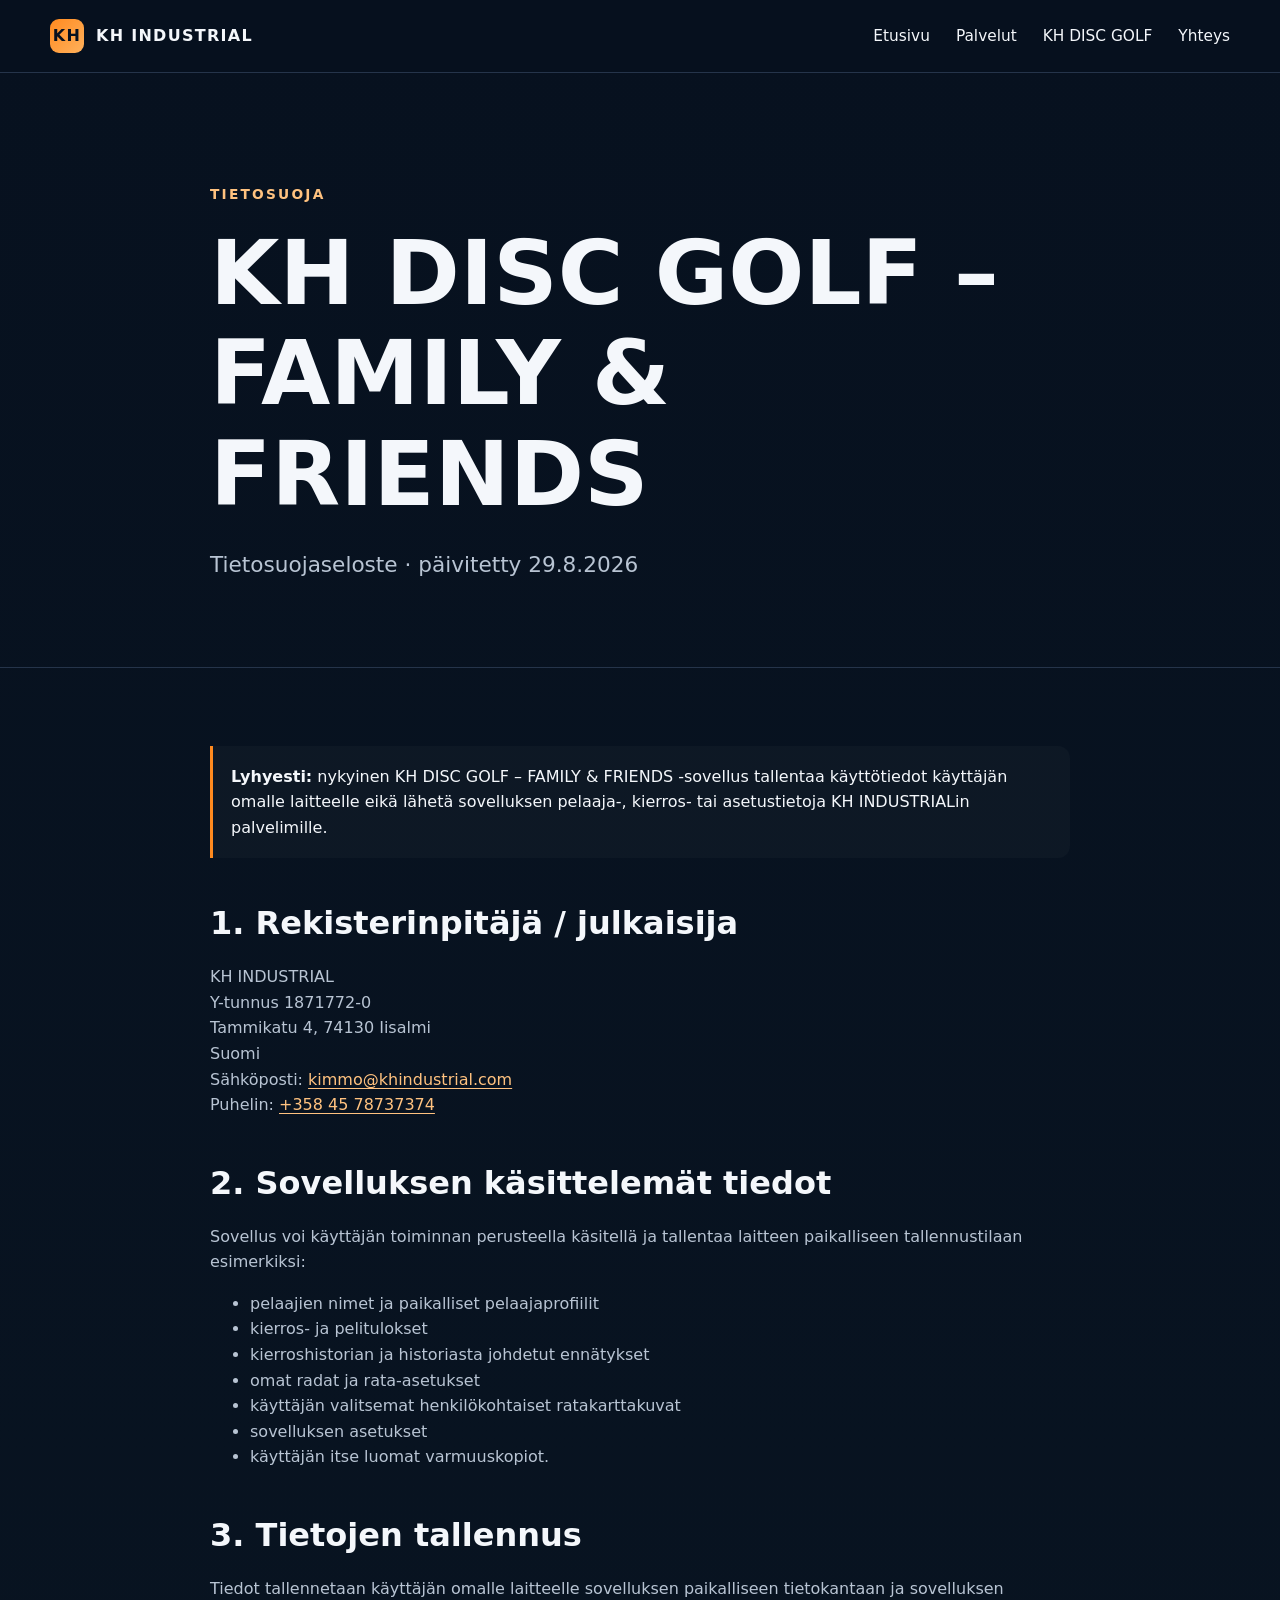
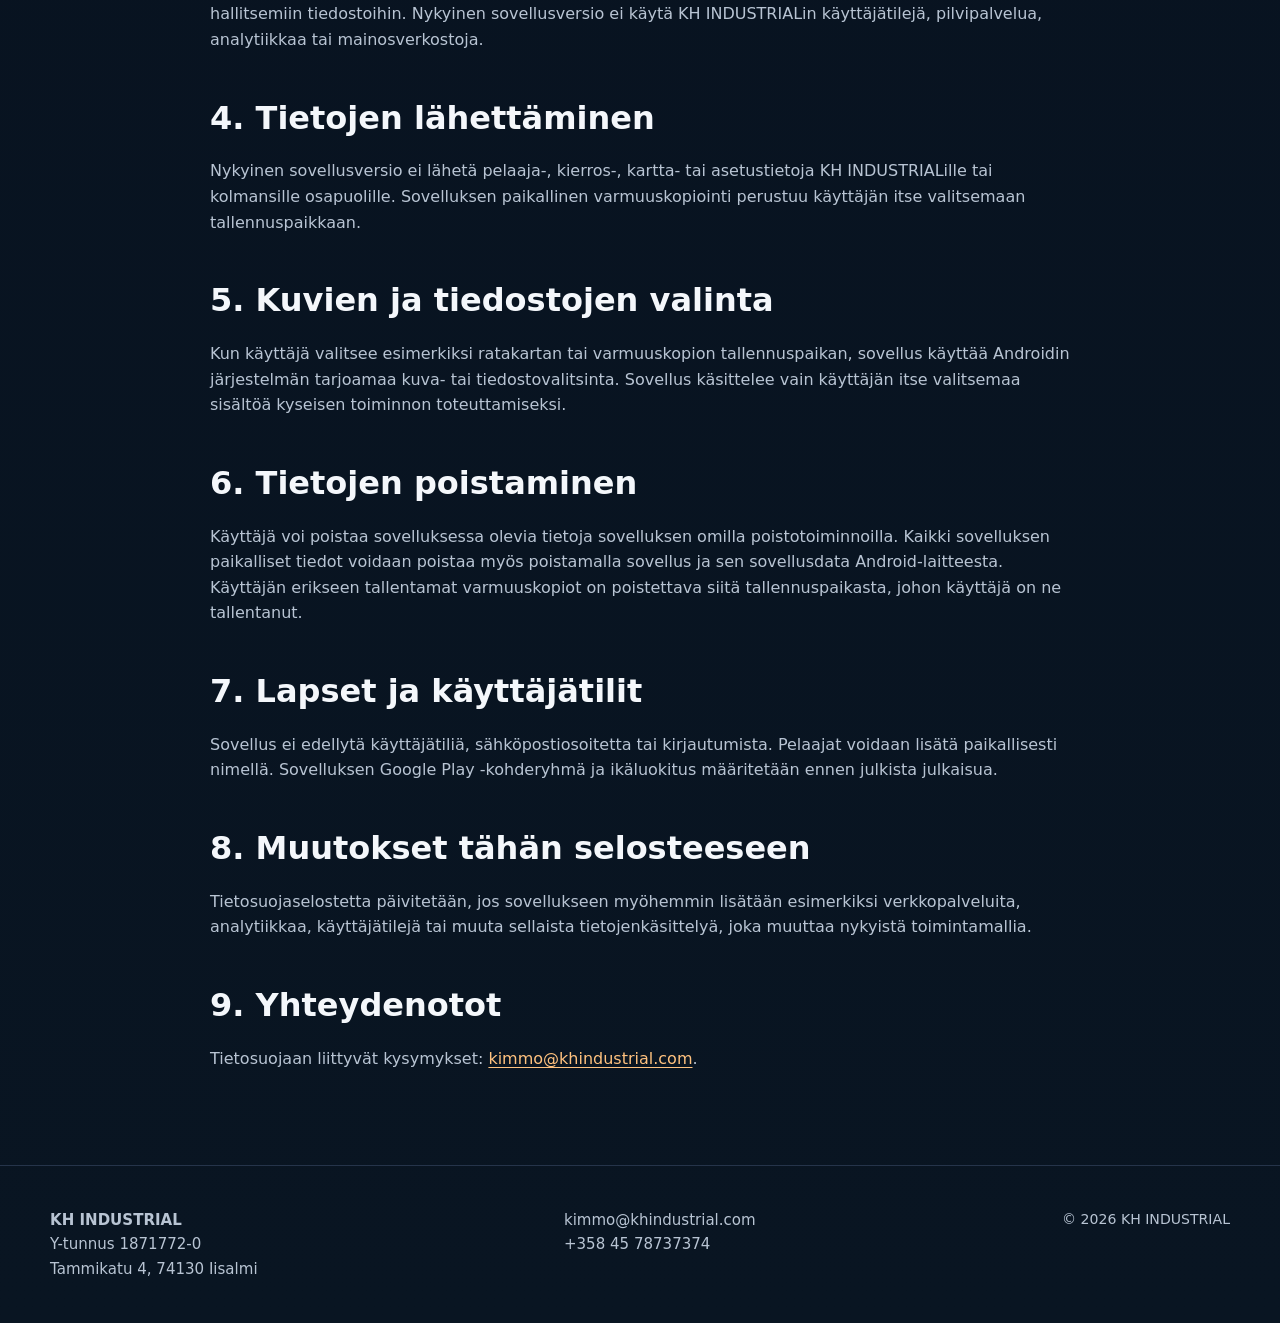
<file: index (1).html>
<!doctype html>
<html lang="fi">
<head>
  <meta charset="utf-8">
  <meta name="viewport" content="width=device-width,initial-scale=1">
  <title>Tietosuoja | KH DISC GOLF – FAMILY & FRIENDS</title>
  <meta name="description" content="KH DISC GOLF – FAMILY & FRIENDS -sovelluksen tietosuojaseloste.">
  <meta name="theme-color" content="#07111f">
  <link rel="canonical" href="https://khindustrial.com/kh-disc-golf/privacy/">
  <link rel="stylesheet" href="/assets/styles.css">
</head>
<body>

<header class="site-header">
  <div class="wrap nav">
    <a class="brand" href="/">
      <span class="brand-mark">KH</span>
      <span>KH INDUSTRIAL</span>
    </a>
    <button class="menu-button" aria-expanded="false" aria-label="Avaa valikko">Valikko</button>
    <nav class="nav-links" aria-label="Päävalikko">
      <a href="/">Etusivu</a>
      <a href="/palvelut/">Palvelut</a>
      <a href="/kh-disc-golf/">KH DISC GOLF</a>
      <a href="mailto:kimmo@khindustrial.com">Yhteys</a>
    </nav>
  </div>
</header>


<main>
  <section class="hero" style="padding-bottom:50px">
    <div class="wrap content">
      <div class="eyebrow">Tietosuoja</div>
      <h1>KH DISC GOLF – FAMILY & FRIENDS</h1>
      <p class="lead">Tietosuojaseloste · päivitetty 29.8.2026</p>
    </div>
  </section>

  <section class="section">
    <div class="wrap content">
      <div class="note"><strong>Lyhyesti:</strong> nykyinen KH DISC GOLF – FAMILY & FRIENDS -sovellus tallentaa käyttötiedot käyttäjän omalle laitteelle eikä lähetä sovelluksen pelaaja-, kierros- tai asetustietoja KH INDUSTRIALin palvelimille.</div>

      <h2>1. Rekisterinpitäjä / julkaisija</h2>
      <p>KH INDUSTRIAL<br>
      Y-tunnus 1871772-0<br>
      Tammikatu 4, 74130 Iisalmi<br>
      Suomi<br>
      Sähköposti: <a href="mailto:kimmo@khindustrial.com">kimmo@khindustrial.com</a><br>
      Puhelin: <a href="tel:+3584578737374">+358 45 78737374</a></p>

      <h2>2. Sovelluksen käsittelemät tiedot</h2>
      <p>Sovellus voi käyttäjän toiminnan perusteella käsitellä ja tallentaa laitteen paikalliseen tallennustilaan esimerkiksi:</p>
      <ul>
        <li>pelaajien nimet ja paikalliset pelaajaprofiilit</li>
        <li>kierros- ja pelitulokset</li>
        <li>kierroshistorian ja historiasta johdetut ennätykset</li>
        <li>omat radat ja rata-asetukset</li>
        <li>käyttäjän valitsemat henkilökohtaiset ratakarttakuvat</li>
        <li>sovelluksen asetukset</li>
        <li>käyttäjän itse luomat varmuuskopiot.</li>
      </ul>

      <h2>3. Tietojen tallennus</h2>
      <p>Tiedot tallennetaan käyttäjän omalle laitteelle sovelluksen paikalliseen tietokantaan ja sovelluksen hallitsemiin tiedostoihin. Nykyinen sovellusversio ei käytä KH INDUSTRIALin käyttäjätilejä, pilvipalvelua, analytiikkaa tai mainosverkostoja.</p>

      <h2>4. Tietojen lähettäminen</h2>
      <p>Nykyinen sovellusversio ei lähetä pelaaja-, kierros-, kartta- tai asetustietoja KH INDUSTRIALille tai kolmansille osapuolille. Sovelluksen paikallinen varmuuskopiointi perustuu käyttäjän itse valitsemaan tallennuspaikkaan.</p>

      <h2>5. Kuvien ja tiedostojen valinta</h2>
      <p>Kun käyttäjä valitsee esimerkiksi ratakartan tai varmuuskopion tallennuspaikan, sovellus käyttää Androidin järjestelmän tarjoamaa kuva- tai tiedostovalitsinta. Sovellus käsittelee vain käyttäjän itse valitsemaa sisältöä kyseisen toiminnon toteuttamiseksi.</p>

      <h2>6. Tietojen poistaminen</h2>
      <p>Käyttäjä voi poistaa sovelluksessa olevia tietoja sovelluksen omilla poistotoiminnoilla. Kaikki sovelluksen paikalliset tiedot voidaan poistaa myös poistamalla sovellus ja sen sovellusdata Android-laitteesta. Käyttäjän erikseen tallentamat varmuuskopiot on poistettava siitä tallennuspaikasta, johon käyttäjä on ne tallentanut.</p>

      <h2>7. Lapset ja käyttäjätilit</h2>
      <p>Sovellus ei edellytä käyttäjätiliä, sähköpostiosoitetta tai kirjautumista. Pelaajat voidaan lisätä paikallisesti nimellä. Sovelluksen Google Play -kohderyhmä ja ikäluokitus määritetään ennen julkista julkaisua.</p>

      <h2>8. Muutokset tähän selosteeseen</h2>
      <p>Tietosuojaselostetta päivitetään, jos sovellukseen myöhemmin lisätään esimerkiksi verkkopalveluita, analytiikkaa, käyttäjätilejä tai muuta sellaista tietojenkäsittelyä, joka muuttaa nykyistä toimintamallia.</p>

      <h2>9. Yhteydenotot</h2>
      <p>Tietosuojaan liittyvät kysymykset: <a href="mailto:kimmo@khindustrial.com">kimmo@khindustrial.com</a>.</p>
    </div>
  </section>
</main>


<footer class="site-footer">
  <div class="wrap footer-grid">
    <div>
      <strong>KH INDUSTRIAL</strong><br>
      <span>Y-tunnus 1871772-0</span><br>
      <span>Tammikatu 4, 74130 Iisalmi</span>
    </div>
    <div>
      <a href="mailto:kimmo@khindustrial.com">kimmo@khindustrial.com</a><br>
      <a href="tel:+3584578737374">+358 45 78737374</a>
    </div>
    <div class="small">© <span data-year>2026</span> KH INDUSTRIAL</div>
  </div>
</footer>
<script src="/assets/app.js"></script>

</body>
</html>
</file>
<file: assets/styles.css>
:root{
  --bg:#07111f;
  --bg-soft:#0d1a2b;
  --panel:#101f33;
  --text:#f4f7fb;
  --muted:#b8c4d3;
  --accent:#ff8a1f;
  --accent-soft:#ffc27f;
  --line:#25344a;
  --max:1180px;
}
*{box-sizing:border-box}
html{scroll-behavior:smooth}
body{
  margin:0;
  font-family:Inter,ui-sans-serif,system-ui,-apple-system,BlinkMacSystemFont,"Segoe UI",sans-serif;
  background:linear-gradient(180deg,var(--bg) 0%,#091522 100%);
  color:var(--text);
  line-height:1.6;
}
a{color:inherit;text-decoration:none}
a:hover{color:var(--accent-soft)}
.wrap{width:min(var(--max),calc(100% - 40px));margin:0 auto}
.site-header{
  position:sticky;top:0;z-index:20;
  background:rgba(7,17,31,.93);
  backdrop-filter:blur(14px);
  border-bottom:1px solid var(--line)
}
.nav{
  min-height:72px;display:flex;align-items:center;justify-content:space-between;gap:24px
}
.brand{
  display:flex;align-items:center;gap:12px;font-weight:800;letter-spacing:.08em
}
.brand-mark{
  width:34px;height:34px;border-radius:9px;
  display:grid;place-items:center;
  background:linear-gradient(135deg,var(--accent),#ffb15c);
  color:#07111f;font-weight:900
}
.nav-links{display:flex;gap:26px;align-items:center;font-size:.96rem}
.nav-links a[aria-current="page"]{color:var(--accent-soft)}
.language-switcher{display:inline-flex;align-items:center;gap:7px;padding-left:18px;border-left:1px solid var(--line);font-weight:800;letter-spacing:.06em}
.language-switcher a{color:var(--muted)}
.language-switcher a[aria-current="page"]{color:var(--accent-soft)}
.menu-button{
  display:none;background:none;border:1px solid var(--line);color:var(--text);
  border-radius:10px;padding:8px 11px;font-size:1rem
}
.hero{padding:110px 0 90px}
.eyebrow{
  color:var(--accent-soft);font-size:.86rem;text-transform:uppercase;
  letter-spacing:.16em;font-weight:700;margin-bottom:18px
}
h1,h2,h3{line-height:1.12;margin-top:0}
h1{font-size:clamp(2.7rem,7vw,5.6rem);max-width:980px;margin-bottom:24px}
h2{font-size:clamp(2rem,4vw,3.2rem);margin-bottom:22px}
h3{font-size:1.25rem;margin-bottom:10px}
.lead{
  max-width:780px;color:var(--muted);font-size:clamp(1.1rem,2vw,1.35rem);
  margin-bottom:34px
}
.actions{display:flex;gap:14px;flex-wrap:wrap}
.btn{
  display:inline-flex;align-items:center;justify-content:center;
  min-height:48px;padding:0 20px;border-radius:12px;font-weight:700;
  border:1px solid var(--line)
}
.btn-primary{background:var(--accent);color:#07111f;border-color:var(--accent)}
.btn-secondary{background:transparent}
.section{padding:78px 0;border-top:1px solid var(--line)}
.grid{display:grid;grid-template-columns:repeat(3,1fr);gap:18px}
.card{
  padding:28px;border:1px solid var(--line);border-radius:18px;
  background:linear-gradient(180deg,rgba(16,31,51,.92),rgba(12,25,42,.88))
}
.card p{margin-bottom:0;color:var(--muted)}
.kicker{font-size:.9rem;color:var(--accent-soft);font-weight:700;margin-bottom:8px}
.feature-list{
  display:grid;grid-template-columns:repeat(2,1fr);gap:14px;margin:26px 0 0;padding:0;list-style:none
}
.feature-list li{
  padding:16px 18px;border:1px solid var(--line);border-radius:14px;background:rgba(255,255,255,.02)
}
.feature-list strong{display:block;margin-bottom:4px}
.feature-list span{color:var(--muted);font-size:.95rem}
.band{
  margin-top:26px;padding:24px;border-radius:16px;border:1px solid #4d3a22;
  background:rgba(255,138,31,.08)
}
.status{
  display:inline-block;padding:7px 10px;border-radius:999px;
  background:rgba(255,138,31,.12);border:1px solid #694420;
  color:var(--accent-soft);font-weight:700;font-size:.85rem
}
.content{max-width:860px}
.content h2{font-size:2rem;margin-top:48px}
.content h3{margin-top:30px}
.content p,.content li{color:var(--muted)}
.content a{color:var(--accent-soft);text-decoration:underline;text-underline-offset:3px}
.site-footer{
  padding:42px 0;border-top:1px solid var(--line);color:var(--muted);font-size:.94rem
}
.footer-grid{display:flex;justify-content:space-between;gap:30px;flex-wrap:wrap}
.small{font-size:.88rem;color:var(--muted)}
.note{
  padding:18px;border-left:3px solid var(--accent);background:rgba(255,255,255,.025);
  border-radius:0 12px 12px 0
}
.callout{margin-top:28px;padding:22px 24px;border-left:4px solid var(--accent);border-radius:0 14px 14px 0;background:rgba(255,138,31,.08);font-size:1.05rem}
.section-copy{max-width:850px;color:var(--muted)}
.compact-hero{padding-bottom:64px}
.release-list{display:grid;gap:20px;margin-top:10px}
.release-card{padding:28px;border:1px solid var(--line);border-radius:18px;background:linear-gradient(180deg,rgba(16,31,51,.96),rgba(12,25,42,.9))}
.release-card.current{border-color:var(--accent);box-shadow:0 0 0 1px rgba(255,138,31,.12)}
.release-heading{display:flex;align-items:flex-start;justify-content:space-between;gap:18px;flex-wrap:wrap;margin-bottom:16px}
.release-heading h3{margin:0;font-size:1.45rem}
.release-meta{color:var(--muted);font-size:.94rem}
.release-status{padding:5px 9px;border:1px solid #694420;border-radius:999px;color:var(--accent-soft);background:rgba(255,138,31,.1);font-size:.82rem;font-weight:700}
.release-columns{display:grid;grid-template-columns:repeat(2,minmax(0,1fr));gap:22px;margin-top:20px}
.release-columns h4{margin:0 0 8px;color:var(--accent-soft)}
.release-columns ul{margin:0;padding-left:20px;color:var(--muted)}
.course-guide{margin-top:34px;padding:28px;border:1px solid var(--line);border-radius:18px;background:rgba(255,255,255,.025)}
.course-guide ol{padding-left:22px;color:var(--muted)}
.course-guide h2,.course-guide h3{margin-top:24px}
.upcoming-release{background:linear-gradient(180deg,rgba(255,138,31,.055),rgba(7,17,31,0))}
.upcoming-release>.wrap>.status{margin-bottom:18px}
.upcoming-grid{display:grid;grid-template-columns:repeat(2,minmax(0,1fr));gap:18px;margin-top:34px}
.upcoming-card.featured:first-child{grid-column:span 2}
.upcoming-card blockquote{margin:18px 0 0;padding:14px 16px;border-left:3px solid var(--accent);color:var(--text);background:rgba(255,138,31,.06);border-radius:0 10px 10px 0}
.compact-feature-grid{display:grid;grid-template-columns:repeat(3,minmax(0,1fr));gap:18px;margin-top:18px}
.tester-cta{display:grid;grid-template-columns:minmax(0,1.4fr) minmax(260px,.6fr);gap:32px;margin-top:34px;padding:32px;border:1px solid var(--accent);border-radius:20px;background:linear-gradient(135deg,rgba(255,138,31,.13),rgba(16,31,51,.88))}
.tester-cta h2{font-size:clamp(1.9rem,4vw,2.8rem)}
.tester-cta p{color:var(--muted)}
.tester-timing{padding:22px;border:1px solid var(--line);border-radius:16px;background:rgba(7,17,31,.55)}
.progress-list{display:grid;grid-template-columns:repeat(4,minmax(0,1fr));gap:12px;margin:28px 0;padding:0;list-style:none}
.progress-list li{position:relative;min-width:0;padding:18px;border:1px solid var(--line);border-radius:14px;background:rgba(255,255,255,.02);overflow-wrap:anywhere}
.progress-list li:not(:last-child)::after{content:"→";position:absolute;right:-11px;top:50%;z-index:2;color:var(--accent-soft);transform:translateY(-50%)}
.progress-list strong,.progress-list span{display:block}.progress-list span{color:var(--muted);font-size:.9rem}.progress-list .active{border-color:var(--accent)}
code{background:#101f33;padding:.15em .35em;border-radius:5px}
@media(max-width:800px){
  .menu-button{display:block}
  .nav-links{
    display:none;position:absolute;left:20px;right:20px;top:72px;flex-direction:column;
    align-items:flex-start;padding:20px;background:#0b1727;border:1px solid var(--line);
    border-radius:14px
  }
  .nav-links.open{display:flex}
  .language-switcher{padding:12px 0 0;border-left:0;border-top:1px solid var(--line);width:100%}
  .grid,.feature-list,.upcoming-grid,.compact-feature-grid,.tester-cta{grid-template-columns:1fr}
  .upcoming-card.featured:first-child{grid-column:auto}
  .tester-cta{padding:22px}
  .release-card,.course-guide{padding:20px}
  .release-columns,.progress-list{grid-template-columns:1fr}
  .progress-list li:not(:last-child)::after{content:"↓";right:auto;left:50%;top:auto;bottom:-18px;transform:translateX(-50%)}
  .hero{padding:82px 0 64px}
  h1{font-size:clamp(2.5rem,13vw,4rem)}
}
</file>
